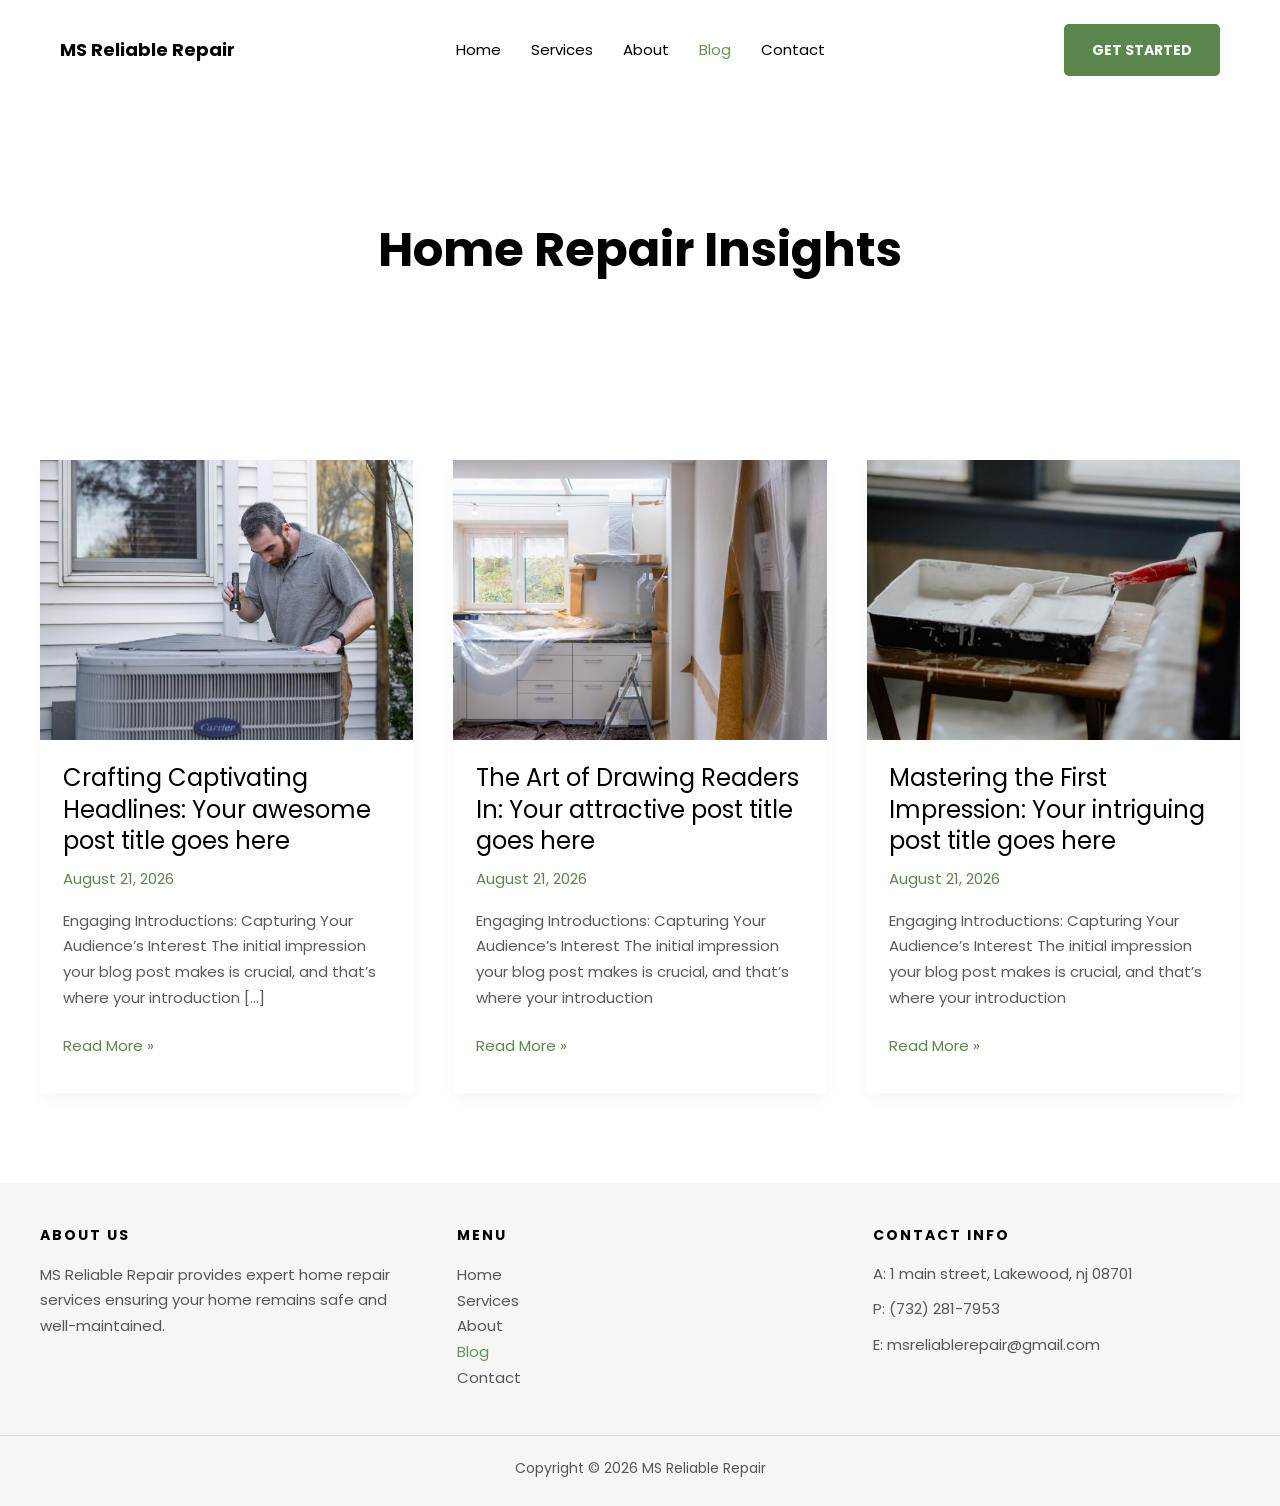
<file: blog/index.html>
<!DOCTYPE html>
<html lang="en-US"><head><meta charset="UTF-8"><meta name="viewport" content="width=device-width, initial-scale=1"><link rel="profile" href="https://gmpg.org/xfn/11"><link media="all" href="https://useruser6565.github.io/msreliablerepair5/wp-content/cache/autoptimize/css/autoptimize_814f510b87106f9c3414974ec7b99108.css" rel="stylesheet"><link media="print" href="https://useruser6565.github.io/msreliablerepair5/wp-content/cache/autoptimize/css/autoptimize_66a3d18a7a4eacaafbefc5ccadc937ba.css" rel="stylesheet"><title>Blog - MS Reliable Repair</title> <script>Object.defineProperty(window,"angiePlugin",{value:{"schemaVersion":1,"available":true,"version":"1.1.12"},writable:false,configurable:false});</script><link rel="dns-prefetch" href="//fonts.googleapis.com"><link href="https://fonts.googleapis.com/" rel="preconnect"><link href="https://fonts.gstatic.com/" crossorigin="anonymous" rel="preconnect"><link rel="alternate" type="application/rss+xml" title="MS Reliable Repair » Feed" href="https://useruser6565.github.io/msreliablerepair5/feed/"><link rel="alternate" type="application/rss+xml" title="MS Reliable Repair » Comments Feed" href="https://useruser6565.github.io/msreliablerepair5/comments/feed/"><link rel="canonical" href="https://useruser6565.github.io/msreliablerepair5/blog/"><meta name="robots" content="noindex, nofollow"><meta property="og:url" content="https://useruser6565.github.io/msreliablerepair5/"><meta property="og:site_name" content="MS Reliable Repair"><meta property="og:locale" content="en_US"><meta property="og:type" content="website"><meta property="og:title" content="Blog - MS Reliable Repair"><meta property="article:published_time" content="2026-08-21T05:31:56+00:00"><meta property="article:modified_time" content="2026-08-21T05:31:56+00:00"><meta name="twitter:card" content="summary_large_image"><meta name="twitter:title" content="Blog - MS Reliable Repair"> <script type="application/ld+json" id="surerank-schema">{"@context":"https://schema.org","@graph":[{"@type":"WebSite","@id":"https://useruser6565.github.io/msreliablerepair5/#website","name":"MS Reliable Repair","author":{"@id":"https://useruser6565.github.io/msreliablerepair5/blog#person"},"copyrightHolder":{"@id":"https://useruser6565.github.io/msreliablerepair5/blog#person"},"url":"https://useruser6565.github.io/msreliablerepair5/","potentialAction":{"@id":"https://useruser6565.github.io/msreliablerepair5/#searchaction"},"publisher":{"@id":"https://useruser6565.github.io/msreliablerepair5/#organization"}},{"@type":"WebPage","@id":"https://useruser6565.github.io/msreliablerepair5/blog#webpage","name":"Blog","author":{"@id":"https://useruser6565.github.io/msreliablerepair5/blog#person"},"inLanguage":"en-US","url":"https://useruser6565.github.io/msreliablerepair5/blog","breadcrumb":{"@id":"https://useruser6565.github.io/msreliablerepair5/blog#breadcrumblist"},"contributor":{"@id":"https://useruser6565.github.io/msreliablerepair5/blog#person"},"copyrightHolder":{"@id":"https://useruser6565.github.io/msreliablerepair5/blog#person"},"datePublished":"2025-03-12T10:37:35+00:00","dateModified":"2025-12-15T09:43:16+00:00","isPartOf":{"@id":"https://useruser6565.github.io/msreliablerepair5/#website"},"publisher":{"@id":"https://useruser6565.github.io/msreliablerepair5/#organization"}},{"@type":"Organization","@id":"https://useruser6565.github.io/msreliablerepair5/#organization","name":"MS Reliable Repair","founder":[{"@type":"Person","name":"7bqatrdob3hd"}],"url":"https://useruser6565.github.io/msreliablerepair5/ "},{"@type":"BreadcrumbList","name":"BreadcrumbList","@id":"https://useruser6565.github.io/msreliablerepair5/blog#breadcrumblist","itemListElement":[{"@type":"ListItem","position":1,"item":{"@id":"http://msreliablerepair5.local","name":"Home"}}]},{"@type":"SearchAction","@id":"https://useruser6565.github.io/msreliablerepair5/#searchaction","target":"https://useruser6565.github.io/msreliablerepair5/?s={search_term_string}","query-input":"required name=search_term_string"}]}</script> <style id="wp-img-auto-sizes-contain-inline-css">img:is([sizes=auto i],[sizes^="auto," i]){contain-intrinsic-size:3000px 1500px}
/*# sourceURL=wp-img-auto-sizes-contain-inline-css */</style><style id="astra-theme-css-inline-css">:root{--ast-post-nav-space:0;--ast-container-default-xlg-padding:3em;--ast-container-default-lg-padding:3em;--ast-container-default-slg-padding:2em;--ast-container-default-md-padding:3em;--ast-container-default-sm-padding:3em;--ast-container-default-xs-padding:2.4em;--ast-container-default-xxs-padding:1.8em;--ast-code-block-background:#ECEFF3;--ast-comment-inputs-background:#F9FAFB;--ast-normal-container-width:1200px;--ast-narrow-container-width:750px;--ast-blog-title-font-weight:normal;--ast-blog-meta-weight:inherit;--ast-global-color-primary:var(--ast-global-color-5);--ast-global-color-secondary:var(--ast-global-color-4);--ast-global-color-alternate-background:var(--ast-global-color-7);--ast-global-color-subtle-background:var(--ast-global-color-6);--ast-bg-style-guide:var( --ast-global-color-secondary,var(--ast-global-color-5) );--ast-shadow-style-guide:0px 0px 4px 0 #00000057;--ast-global-dark-bg-style:#fff;--ast-global-dark-lfs:#fbfbfb;--ast-widget-bg-color:#fafafa;--ast-wc-container-head-bg-color:#fbfbfb;--ast-title-layout-bg:#eeeeee;--ast-search-border-color:#e7e7e7;--ast-lifter-hover-bg:#e6e6e6;--ast-gallery-block-color:#000;--srfm-color-input-label:var(--ast-global-color-2);}html{font-size:93.75%;}a{color:var(--ast-global-color-0);}a:hover,a:focus{color:var(--ast-global-color-1);}body,button,input,select,textarea,.ast-button,.ast-custom-button{font-family:'Poppins',sans-serif;font-weight:400;font-size:15px;font-size:1rem;line-height:var(--ast-body-line-height,1.71em);}blockquote{color:var(--ast-global-color-3);}h1,h2,h3,h4,h5,h6,.entry-content :where(h1,h2,h3,h4,h5,h6),.site-title,.site-title a{font-family:'Poppins',sans-serif;font-weight:700;}.ast-site-identity .site-title a{color:var(--ast-global-color-2);}.ast-site-identity .site-description{color:var(--ast-global-color-3);}.site-title{font-size:18px;font-size:1.2rem;display:block;}header .custom-logo-link img{max-width:54px;width:54px;}.astra-logo-svg{width:54px;}.site-header .site-description{font-size:14px;font-size:0.93333333333333rem;display:none;}.entry-title{font-size:24px;font-size:1.6rem;}.archive .ast-article-post .ast-article-inner,.blog .ast-article-post .ast-article-inner,.archive .ast-article-post .ast-article-inner:hover,.blog .ast-article-post .ast-article-inner:hover{overflow:hidden;}h1,.entry-content :where(h1){font-size:48px;font-size:3.2rem;font-weight:700;font-family:'Poppins',sans-serif;line-height:1.33em;}h2,.entry-content :where(h2){font-size:40px;font-size:2.6666666666667rem;font-weight:700;font-family:'Poppins',sans-serif;line-height:1.33em;}h3,.entry-content :where(h3){font-size:24px;font-size:1.6rem;font-weight:700;font-family:'Poppins',sans-serif;line-height:1.4em;}h4,.entry-content :where(h4){font-size:22px;font-size:1.4666666666667rem;line-height:1.4em;font-weight:600;font-family:'Poppins',sans-serif;}h5,.entry-content :where(h5){font-size:16px;font-size:1.0666666666667rem;line-height:1.5em;font-weight:600;font-family:'Poppins',sans-serif;}h6,.entry-content :where(h6){font-size:14px;font-size:0.93333333333333rem;line-height:1em;font-weight:700;font-family:'Poppins',sans-serif;text-transform:uppercase;letter-spacing:2px;}::selection{background-color:var(--ast-global-color-0);color:#ffffff;}body,h1,h2,h3,h4,h5,h6,.entry-title a,.entry-content :where(h1,h2,h3,h4,h5,h6){color:var(--ast-global-color-3);}.tagcloud a:hover,.tagcloud a:focus,.tagcloud a.current-item{color:#ffffff;border-color:var(--ast-global-color-0);background-color:var(--ast-global-color-0);}input:focus,input[type="text"]:focus,input[type="email"]:focus,input[type="url"]:focus,input[type="password"]:focus,input[type="reset"]:focus,input[type="search"]:focus,textarea:focus{border-color:var(--ast-global-color-0);}input[type="radio"]:checked,input[type=reset],input[type="checkbox"]:checked,input[type="checkbox"]:hover:checked,input[type="checkbox"]:focus:checked,input[type=range]::-webkit-slider-thumb{border-color:var(--ast-global-color-0);background-color:var(--ast-global-color-0);box-shadow:none;}.site-footer a:hover + .post-count,.site-footer a:focus + .post-count{background:var(--ast-global-color-0);border-color:var(--ast-global-color-0);}.single .nav-links .nav-previous,.single .nav-links .nav-next{color:var(--ast-global-color-0);}.entry-meta,.entry-meta *{line-height:1.45;color:var(--ast-global-color-0);}.entry-meta a:not(.ast-button):hover,.entry-meta a:not(.ast-button):hover *,.entry-meta a:not(.ast-button):focus,.entry-meta a:not(.ast-button):focus *,.page-links > .page-link,.page-links .page-link:hover,.post-navigation a:hover{color:var(--ast-global-color-1);}#cat option,.secondary .calendar_wrap thead a,.secondary .calendar_wrap thead a:visited{color:var(--ast-global-color-0);}.secondary .calendar_wrap #today,.ast-progress-val span{background:var(--ast-global-color-0);}.secondary a:hover + .post-count,.secondary a:focus + .post-count{background:var(--ast-global-color-0);border-color:var(--ast-global-color-0);}.calendar_wrap #today > a{color:#ffffff;}.page-links .page-link,.single .post-navigation a{color:var(--ast-global-color-0);}.ast-search-menu-icon .search-form button.search-submit{padding:0 4px;}.ast-search-menu-icon form.search-form{padding-right:0;}.ast-header-search .ast-search-menu-icon.ast-dropdown-active .search-form,.ast-header-search .ast-search-menu-icon.ast-dropdown-active .search-field:focus{transition:all 0.2s;}.search-form input.search-field:focus{outline:none;}.ast-mobile-header-content .ast-builder-layout-element:not(.ast-builder-menu):not(.ast-header-divider-element),.ast-mobile-popup-content .ast-builder-layout-element:not(.ast-builder-menu):not(.ast-header-divider-element){padding:15px 20px;}.ast-archive-title{color:var(--ast-global-color-2);}.widget-title,.widget .wp-block-heading{font-size:21px;font-size:1.4rem;color:var(--ast-global-color-2);}.ast-single-post .entry-content a,.ast-comment-content a:not(.ast-comment-edit-reply-wrap a){text-decoration:underline;}.ast-single-post .wp-block-button .wp-block-button__link,.ast-single-post .elementor-widget-button .elementor-button,.ast-single-post .entry-content .uagb-tab a,.ast-single-post .entry-content .uagb-ifb-cta a,.ast-single-post .entry-content .wp-block-uagb-buttons a,.ast-single-post .entry-content .uabb-module-content a,.ast-single-post .entry-content .uagb-post-grid a,.ast-single-post .entry-content .uagb-timeline a,.ast-single-post .entry-content .uagb-toc__wrap a,.ast-single-post .entry-content .uagb-taxomony-box a,.entry-content .wp-block-latest-posts > li > a,.ast-single-post .entry-content .wp-block-file__button,a.ast-post-filter-single,.ast-single-post .wp-block-buttons .wp-block-button.is-style-outline .wp-block-button__link,.ast-single-post .ast-comment-content .comment-reply-link,.ast-single-post .ast-comment-content .comment-edit-link{text-decoration:none;}.ast-search-menu-icon.slide-search a:focus-visible:focus-visible,.astra-search-icon:focus-visible,#close:focus-visible,a:focus-visible,.ast-menu-toggle:focus-visible,.site .skip-link:focus-visible,.wp-block-loginout input:focus-visible,.wp-block-search.wp-block-search__button-inside .wp-block-search__inside-wrapper,.ast-header-navigation-arrow:focus-visible,.ast-orders-table__row .ast-orders-table__cell:focus-visible,a#ast-apply-coupon:focus-visible,#ast-apply-coupon:focus-visible,#close:focus-visible,.button.search-submit:focus-visible,#search_submit:focus,.normal-search:focus-visible,.ast-header-account-wrap:focus-visible,.astra-cart-drawer-close:focus,.ast-single-variation:focus,.ast-button:focus,.ast-builder-button-wrap:has(.ast-custom-button-link:focus),.ast-builder-button-wrap .ast-custom-button-link:focus{outline-style:dotted;outline-color:inherit;outline-width:thin;}input:focus,input[type="text"]:focus,input[type="email"]:focus,input[type="url"]:focus,input[type="password"]:focus,input[type="reset"]:focus,input[type="search"]:focus,input[type="number"]:focus,textarea:focus,.wp-block-search__input:focus,[data-section="section-header-mobile-trigger"] .ast-button-wrap .ast-mobile-menu-trigger-minimal:focus,.ast-mobile-popup-drawer.active .menu-toggle-close:focus,#ast-scroll-top:focus,#coupon_code:focus,#ast-coupon-code:focus{border-style:dotted;border-color:inherit;border-width:thin;}input{outline:none;}.ast-logo-title-inline .site-logo-img{padding-right:1em;}body .ast-oembed-container *{position:absolute;top:0;width:100%;height:100%;left:0;}body .wp-block-embed-pocket-casts .ast-oembed-container *{position:unset;}.ast-single-post-featured-section + article {margin-top: 2em;}.site-content .ast-single-post-featured-section img {width: 100%;overflow: hidden;object-fit: cover;}.site > .ast-single-related-posts-container {margin-top: 0;}@media (min-width: 922px) {.ast-desktop .ast-container--narrow {max-width: var(--ast-narrow-container-width);margin: 0 auto;}}@media (max-width:921.99px){#ast-desktop-header{display:none;}}@media (min-width:922px){#ast-mobile-header{display:none;}}.wp-block-buttons.aligncenter{justify-content:center;}@media (max-width:921px){.ast-separate-container.ast-single-post.ast-right-sidebar #primary,.ast-separate-container.ast-single-post.ast-left-sidebar #primary,.ast-separate-container.ast-single-post #primary,.ast-plain-container #primary,.ast-narrow-container #primary{margin-top:40px;margin-bottom:20px;}.ast-separate-container.ast-single-post.ast-right-sidebar #primary,.ast-separate-container.ast-single-post.ast-left-sidebar #primary,.ast-separate-container.ast-single-post #primary,.ast-plain-container.ast-single-post #primary,.ast-narrow-container.ast-single-post #primary{margin-top:40px;margin-bottom:20px;}}@media (max-width:544px){.ast-separate-container.ast-single-post.ast-right-sidebar #primary,.ast-separate-container.ast-single-post.ast-left-sidebar #primary,.ast-separate-container.ast-single-post #primary,.ast-plain-container.ast-single-post #primary,.ast-narrow-container.ast-single-post #primary{margin-top:30px;margin-bottom:20px;}}@media (max-width:921px){.ast-separate-container #primary,.ast-narrow-container #primary{padding-top:0px;}}@media (max-width:544px){.ast-separate-container #primary,.ast-narrow-container #primary{padding-top:0px;}}@media (max-width:921px){.ast-separate-container #primary,.ast-narrow-container #primary{padding-bottom:0px;}}@media (max-width:544px){.ast-separate-container #primary,.ast-narrow-container #primary{padding-bottom:0px;}}.wp-block-button.is-style-outline .wp-block-button__link{border-color:var(--ast-global-color-0);border-top-width:2px;border-right-width:2px;border-bottom-width:2px;border-left-width:2px;}div.wp-block-button.is-style-outline > .wp-block-button__link:not(.has-text-color),div.wp-block-button.wp-block-button__link.is-style-outline:not(.has-text-color){color:var(--ast-global-color-0);}.wp-block-button.is-style-outline .wp-block-button__link:hover,.wp-block-buttons .wp-block-button.is-style-outline .wp-block-button__link:focus,.wp-block-buttons .wp-block-button.is-style-outline > .wp-block-button__link:not(.has-text-color):hover,.wp-block-buttons .wp-block-button.wp-block-button__link.is-style-outline:not(.has-text-color):hover{color:#ffffff;background-color:var(--ast-global-color-1);border-color:var(--ast-global-color-1);}.post-page-numbers.current .page-link,.ast-pagination .page-numbers.current{color:#ffffff;border-color:var(--ast-global-color-0);background-color:var(--ast-global-color-0);}.wp-block-button.is-style-outline .wp-block-button__link{border-top-width:2px;border-right-width:2px;border-bottom-width:2px;border-left-width:2px;}.wp-block-buttons .wp-block-button.is-style-outline .wp-block-button__link.wp-element-button,.ast-outline-button,.wp-block-uagb-buttons-child .uagb-buttons-repeater.ast-outline-button{border-color:var(--ast-global-color-2);border-top-width:2px;border-right-width:2px;border-bottom-width:2px;border-left-width:2px;font-family:'Poppins',sans-serif;font-weight:700;font-size:14px;font-size:0.93333333333333rem;line-height:1em;text-transform:uppercase;padding-top:20px;padding-right:32px;padding-bottom:20px;padding-left:32px;border-top-left-radius:5px;border-top-right-radius:5px;border-bottom-right-radius:5px;border-bottom-left-radius:5px;}.wp-block-buttons .wp-block-button.is-style-outline > .wp-block-button__link:not(.has-text-color),.wp-block-buttons .wp-block-button.wp-block-button__link.is-style-outline:not(.has-text-color),.ast-outline-button{color:var(--ast-global-color-2);}.wp-block-button.is-style-outline .wp-block-button__link:hover,.wp-block-buttons .wp-block-button.is-style-outline .wp-block-button__link:focus,.wp-block-buttons .wp-block-button.is-style-outline > .wp-block-button__link:not(.has-text-color):hover,.wp-block-buttons .wp-block-button.wp-block-button__link.is-style-outline:not(.has-text-color):hover,.ast-outline-button:hover,.ast-outline-button:focus,.wp-block-uagb-buttons-child .uagb-buttons-repeater.ast-outline-button:hover,.wp-block-uagb-buttons-child .uagb-buttons-repeater.ast-outline-button:focus{color:#ffffff;background-color:var(--ast-global-color-1);border-color:var(--ast-global-color-1);}.wp-block-button .wp-block-button__link.wp-element-button.is-style-outline:not(.has-background),.wp-block-button.is-style-outline>.wp-block-button__link.wp-element-button:not(.has-background),.ast-outline-button{background-color:transparent;}@media (max-width:921px){.wp-block-buttons .wp-block-button.is-style-outline .wp-block-button__link.wp-element-button,.ast-outline-button,.wp-block-uagb-buttons-child .uagb-buttons-repeater.ast-outline-button{font-size:14px;font-size:0.93333333333333rem;padding-top:18px;padding-right:32px;padding-bottom:18px;padding-left:32px;border-top-left-radius:5px;border-top-right-radius:5px;border-bottom-right-radius:5px;border-bottom-left-radius:5px;}}@media (max-width:544px){.wp-block-buttons .wp-block-button.is-style-outline .wp-block-button__link.wp-element-button,.ast-outline-button,.wp-block-uagb-buttons-child .uagb-buttons-repeater.ast-outline-button{font-size:14px;font-size:0.93333333333333rem;padding-top:15px;padding-right:28px;padding-bottom:15px;padding-left:28px;border-top-left-radius:5px;border-top-right-radius:5px;border-bottom-right-radius:5px;border-bottom-left-radius:5px;}}.entry-content[data-ast-blocks-layout] > figure{margin-bottom:1em;}h1.widget-title{font-weight:700;}h2.widget-title{font-weight:700;}h3.widget-title{font-weight:700;}#page{display:flex;flex-direction:column;min-height:100vh;}.ast-404-layout-1 h1.page-title{color:var(--ast-global-color-2);}.single .post-navigation a{line-height:1em;height:inherit;}.error-404 .page-sub-title{font-size:1.5rem;font-weight:inherit;}.search .site-content .content-area .search-form{margin-bottom:0;}#page .site-content{flex-grow:1;}.widget{margin-bottom:1.25em;}#secondary li{line-height:1.5em;}#secondary .wp-block-group h2{margin-bottom:0.7em;}#secondary h2{font-size:1.7rem;}.ast-separate-container .ast-article-post,.ast-separate-container .ast-article-single,.ast-separate-container .comment-respond{padding:3em;}.ast-separate-container .ast-article-single .ast-article-single{padding:0;}.ast-article-single .wp-block-post-template-is-layout-grid{padding-left:0;}.ast-separate-container .comments-title,.ast-narrow-container .comments-title{padding:1.5em 2em;}.ast-page-builder-template .comment-form-textarea,.ast-comment-formwrap .ast-grid-common-col{padding:0;}.ast-comment-formwrap{padding:0;display:inline-flex;column-gap:20px;width:100%;margin-left:0;margin-right:0;}.comments-area textarea#comment:focus,.comments-area textarea#comment:active,.comments-area .ast-comment-formwrap input[type="text"]:focus,.comments-area .ast-comment-formwrap input[type="text"]:active {box-shadow:none;outline:none;}.archive.ast-page-builder-template .entry-header{margin-top:2em;}.ast-page-builder-template .ast-comment-formwrap{width:100%;}.entry-title{margin-bottom:0.5em;}.ast-archive-description p{font-size:inherit;font-weight:inherit;line-height:inherit;}.ast-separate-container .ast-comment-list li.depth-1,.hentry{margin-bottom:2em;}@media (min-width:921px){.ast-left-sidebar.ast-page-builder-template #secondary,.archive.ast-right-sidebar.ast-page-builder-template .site-main{padding-left:20px;padding-right:20px;}}@media (max-width:544px){.ast-comment-formwrap.ast-row{column-gap:10px;display:inline-block;}#ast-commentform .ast-grid-common-col{position:relative;width:100%;}}@media (min-width:1201px){.ast-separate-container .ast-article-post,.ast-separate-container .ast-article-single,.ast-separate-container .ast-author-box,.ast-separate-container .ast-404-layout-1,.ast-separate-container .no-results{padding:3em;}}@media (max-width:921px){.ast-left-sidebar #content > .ast-container{display:flex;flex-direction:column-reverse;width:100%;}}@media (min-width:922px){.ast-separate-container.ast-right-sidebar #primary,.ast-separate-container.ast-left-sidebar #primary{border:0;}.search-no-results.ast-separate-container #primary{margin-bottom:4em;}}.elementor-widget-button .elementor-button{border-style:solid;text-decoration:none;border-top-width:2px;border-right-width:2px;border-left-width:2px;border-bottom-width:2px;}.elementor-button.elementor-size-sm,.elementor-button.elementor-size-xs,.elementor-button.elementor-size-md,.elementor-button.elementor-size-lg,.elementor-button.elementor-size-xl,.elementor-button{border-top-left-radius:5px;border-top-right-radius:5px;border-bottom-right-radius:5px;border-bottom-left-radius:5px;padding-top:20px;padding-right:32px;padding-bottom:20px;padding-left:32px;}@media (max-width:921px){.elementor-widget-button .elementor-button.elementor-size-sm,.elementor-widget-button .elementor-button.elementor-size-xs,.elementor-widget-button .elementor-button.elementor-size-md,.elementor-widget-button .elementor-button.elementor-size-lg,.elementor-widget-button .elementor-button.elementor-size-xl,.elementor-widget-button .elementor-button{padding-top:18px;padding-right:32px;padding-bottom:18px;padding-left:32px;border-top-left-radius:5px;border-top-right-radius:5px;border-bottom-right-radius:5px;border-bottom-left-radius:5px;}}@media (max-width:544px){.elementor-widget-button .elementor-button.elementor-size-sm,.elementor-widget-button .elementor-button.elementor-size-xs,.elementor-widget-button .elementor-button.elementor-size-md,.elementor-widget-button .elementor-button.elementor-size-lg,.elementor-widget-button .elementor-button.elementor-size-xl,.elementor-widget-button .elementor-button{padding-top:15px;padding-right:28px;padding-bottom:15px;padding-left:28px;border-top-left-radius:5px;border-top-right-radius:5px;border-bottom-right-radius:5px;border-bottom-left-radius:5px;}}.wp-block-button .wp-block-button__link ,.elementor-widget-button .elementor-button,.elementor-widget-button .elementor-button:visited{color:#ffffff;}.elementor-widget-button .elementor-button{border-color:var(--ast-global-color-0);background-color:var(--ast-global-color-0);}.elementor-widget-button .elementor-button:hover,.elementor-widget-button .elementor-button:focus{color:#ffffff;background-color:var(--ast-global-color-1);border-color:var(--ast-global-color-1);}.elementor-widget-button .elementor-button{font-family:'Poppins',sans-serif;font-weight:700;font-size:14px;font-size:0.93333333333333rem;line-height:1em;text-transform:uppercase;}body .elementor-button.elementor-size-sm,body .elementor-button.elementor-size-xs,body .elementor-button.elementor-size-md,body .elementor-button.elementor-size-lg,body .elementor-button.elementor-size-xl,body .elementor-button{font-size:14px;font-size:0.93333333333333rem;}.wp-block-button .wp-block-button__link:hover,.wp-block-button .wp-block-button__link:focus{color:#ffffff;background-color:var(--ast-global-color-1);border-color:var(--ast-global-color-1);}.elementor-widget-heading h1.elementor-heading-title{line-height:1.33em;}.elementor-widget-heading h2.elementor-heading-title{line-height:1.33em;}.elementor-widget-heading h3.elementor-heading-title{line-height:1.4em;}.elementor-widget-heading h4.elementor-heading-title{line-height:1.4em;}.elementor-widget-heading h5.elementor-heading-title{line-height:1.5em;}.elementor-widget-heading h6.elementor-heading-title{line-height:1em;}.wp-block-button .wp-block-button__link,.wp-block-search .wp-block-search__button,body .wp-block-file .wp-block-file__button{border-style:solid;border-top-width:2px;border-right-width:2px;border-left-width:2px;border-bottom-width:2px;border-color:var(--ast-global-color-0);background-color:var(--ast-global-color-0);color:#ffffff;font-family:'Poppins',sans-serif;font-weight:700;line-height:1em;text-transform:uppercase;font-size:14px;font-size:0.93333333333333rem;border-top-left-radius:5px;border-top-right-radius:5px;border-bottom-right-radius:5px;border-bottom-left-radius:5px;padding-top:20px;padding-right:32px;padding-bottom:20px;padding-left:32px;}@media (max-width:921px){.wp-block-button .wp-block-button__link,.wp-block-search .wp-block-search__button,body .wp-block-file .wp-block-file__button{font-size:14px;font-size:0.93333333333333rem;padding-top:18px;padding-right:32px;padding-bottom:18px;padding-left:32px;border-top-left-radius:5px;border-top-right-radius:5px;border-bottom-right-radius:5px;border-bottom-left-radius:5px;}}@media (max-width:544px){.wp-block-button .wp-block-button__link,.wp-block-search .wp-block-search__button,body .wp-block-file .wp-block-file__button{font-size:14px;font-size:0.93333333333333rem;padding-top:15px;padding-right:28px;padding-bottom:15px;padding-left:28px;border-top-left-radius:5px;border-top-right-radius:5px;border-bottom-right-radius:5px;border-bottom-left-radius:5px;}}.menu-toggle,button,.ast-button,.ast-custom-button,.button,input#submit,input[type="button"],input[type="submit"],input[type="reset"],form[CLASS*="wp-block-search__"].wp-block-search .wp-block-search__inside-wrapper .wp-block-search__button,body .wp-block-file .wp-block-file__button,.search .search-submit{border-style:solid;border-top-width:2px;border-right-width:2px;border-left-width:2px;border-bottom-width:2px;color:#ffffff;border-color:var(--ast-global-color-0);background-color:var(--ast-global-color-0);padding-top:20px;padding-right:32px;padding-bottom:20px;padding-left:32px;font-family:'Poppins',sans-serif;font-weight:700;font-size:14px;font-size:0.93333333333333rem;line-height:1em;text-transform:uppercase;border-top-left-radius:5px;border-top-right-radius:5px;border-bottom-right-radius:5px;border-bottom-left-radius:5px;}button:focus,.menu-toggle:hover,button:hover,.ast-button:hover,.ast-custom-button:hover .button:hover,.ast-custom-button:hover ,input[type=reset]:hover,input[type=reset]:focus,input#submit:hover,input#submit:focus,input[type="button"]:hover,input[type="button"]:focus,input[type="submit"]:hover,input[type="submit"]:focus,form[CLASS*="wp-block-search__"].wp-block-search .wp-block-search__inside-wrapper .wp-block-search__button:hover,form[CLASS*="wp-block-search__"].wp-block-search .wp-block-search__inside-wrapper .wp-block-search__button:focus,body .wp-block-file .wp-block-file__button:hover,body .wp-block-file .wp-block-file__button:focus{color:#ffffff;background-color:var(--ast-global-color-1);border-color:var(--ast-global-color-1);}form[CLASS*="wp-block-search__"].wp-block-search .wp-block-search__inside-wrapper .wp-block-search__button.has-icon{padding-top:calc(20px - 3px);padding-right:calc(32px - 3px);padding-bottom:calc(20px - 3px);padding-left:calc(32px - 3px);}@media (max-width:921px){.menu-toggle,button,.ast-button,.ast-custom-button,.button,input#submit,input[type="button"],input[type="submit"],input[type="reset"],form[CLASS*="wp-block-search__"].wp-block-search .wp-block-search__inside-wrapper .wp-block-search__button,body .wp-block-file .wp-block-file__button,.search .search-submit{padding-top:18px;padding-right:32px;padding-bottom:18px;padding-left:32px;font-size:14px;font-size:0.93333333333333rem;border-top-left-radius:5px;border-top-right-radius:5px;border-bottom-right-radius:5px;border-bottom-left-radius:5px;}}@media (max-width:544px){.menu-toggle,button,.ast-button,.ast-custom-button,.button,input#submit,input[type="button"],input[type="submit"],input[type="reset"],form[CLASS*="wp-block-search__"].wp-block-search .wp-block-search__inside-wrapper .wp-block-search__button,body .wp-block-file .wp-block-file__button,.search .search-submit{padding-top:15px;padding-right:28px;padding-bottom:15px;padding-left:28px;font-size:14px;font-size:0.93333333333333rem;border-top-left-radius:5px;border-top-right-radius:5px;border-bottom-right-radius:5px;border-bottom-left-radius:5px;}}@media (max-width:921px){.menu-toggle,button,.ast-button,.button,input#submit,input[type="button"],input[type="submit"],input[type="reset"]{font-size:14px;font-size:0.93333333333333rem;}.ast-mobile-header-stack .main-header-bar .ast-search-menu-icon{display:inline-block;}.ast-header-break-point.ast-header-custom-item-outside .ast-mobile-header-stack .main-header-bar .ast-search-icon{margin:0;}.ast-comment-avatar-wrap img{max-width:2.5em;}.ast-comment-meta{padding:0 1.8888em 1.3333em;}.ast-separate-container .ast-comment-list li.depth-1{padding:1.5em 2.14em;}.ast-separate-container .comment-respond{padding:2em 2.14em;}}@media (min-width:544px){.ast-container{max-width:100%;}}@media (max-width:544px){.ast-separate-container .ast-article-post,.ast-separate-container .ast-article-single,.ast-separate-container .comments-title,.ast-separate-container .ast-archive-description{padding:1.5em 1em;}.ast-separate-container #content .ast-container{padding-left:0.54em;padding-right:0.54em;}.ast-separate-container .ast-comment-list .bypostauthor{padding:.5em;}.ast-search-menu-icon.ast-dropdown-active .search-field{width:170px;}.menu-toggle,button,.ast-button,.button,input#submit,input[type="button"],input[type="submit"],input[type="reset"]{font-size:14px;font-size:0.93333333333333rem;}} #ast-mobile-header .ast-site-header-cart-li a{pointer-events:none;}.ast-separate-container{background-color:var(--ast-global-color-4);background-image:none;}@media (max-width:921px){.widget-title{font-size:20px;font-size:1.4285714285714rem;}body,button,input,select,textarea,.ast-button,.ast-custom-button{font-size:14px;font-size:0.93333333333333rem;}#secondary,#secondary button,#secondary input,#secondary select,#secondary textarea{font-size:14px;font-size:0.93333333333333rem;}.site-title{font-size:17px;font-size:1.1333333333333rem;display:block;}.site-header .site-description{font-size:15px;font-size:1rem;display:none;}.entry-title{font-size:24px;font-size:1.6rem;}h1,.entry-content :where(h1){font-size:38px;}h2,.entry-content :where(h2){font-size:32px;}h3,.entry-content :where(h3){font-size:24px;}h4,.entry-content :where(h4){font-size:22px;font-size:1.4666666666667rem;}h5,.entry-content :where(h5){font-size:15px;font-size:1rem;}h6,.entry-content :where(h6){font-size:14px;font-size:0.93333333333333rem;}.astra-logo-svg{width:54px;}.astra-logo-svg:not(.sticky-custom-logo .astra-logo-svg,.transparent-custom-logo .astra-logo-svg,.advanced-header-logo .astra-logo-svg){height:54px;}header .custom-logo-link img,.ast-header-break-point .site-logo-img .custom-mobile-logo-link img{max-width:54px;width:54px;}body,.ast-separate-container{background-color:var(--ast-global-color-4);background-image:none;}}@media (max-width:544px){.widget-title{font-size:20px;font-size:1.4285714285714rem;}body,button,input,select,textarea,.ast-button,.ast-custom-button{font-size:14px;font-size:0.93333333333333rem;}#secondary,#secondary button,#secondary input,#secondary select,#secondary textarea{font-size:14px;font-size:0.93333333333333rem;}.site-title{font-size:16px;font-size:1.0666666666667rem;display:block;}.site-header .site-description{font-size:13px;font-size:0.86666666666667rem;display:none;}.entry-title{font-size:24px;font-size:1.6rem;}h1,.entry-content :where(h1){font-size:32px;}h2,.entry-content :where(h2){font-size:28px;}h3,.entry-content :where(h3){font-size:22px;}h4,.entry-content :where(h4){font-size:20px;font-size:1.3333333333333rem;}h5,.entry-content :where(h5){font-size:15px;font-size:1rem;}h6,.entry-content :where(h6){font-size:14px;font-size:0.93333333333333rem;}header .custom-logo-link img,.ast-header-break-point .site-branding img,.ast-header-break-point .custom-logo-link img{max-width:44px;width:44px;}.astra-logo-svg{width:44px;}.astra-logo-svg:not(.sticky-custom-logo .astra-logo-svg,.transparent-custom-logo .astra-logo-svg,.advanced-header-logo .astra-logo-svg){height:44px;}.ast-header-break-point .site-logo-img .custom-mobile-logo-link img{max-width:44px;}body,.ast-separate-container{background-color:var(--ast-global-color-4);background-image:none;}}@media (max-width:544px){html{font-size:93.75%;}}@media (min-width:922px){.ast-container{max-width:1240px;}}@media (min-width:922px){.site-content .ast-container{display:flex;}}@media (max-width:921px){.site-content .ast-container{flex-direction:column;}}.ast-blog-layout-4-grid .ast-article-post{width:33.33%;margin-bottom:2em;border-bottom:0;background-color:transparent;}.ast-blog-layout-4-grid .ast-article-inner .wp-post-image{width:100%;}.ast-article-inner{padding:1.5em;}.ast-blog-layout-4-grid .ast-row{display:flex;flex-wrap:wrap;flex-flow:row wrap;align-items:stretch;}.ast-separate-container .ast-blog-layout-4-grid .ast-article-post{padding:0 1em 0;}.ast-separate-container.ast-desktop .ast-blog-layout-4-grid .ast-row{margin-left:-1em;margin-right:-1em;}.ast-blog-layout-4-grid .ast-article-inner{box-shadow:0px 6px 15px -2px rgba(16,24,40,0.05);}.ast-separate-container .ast-blog-layout-4-grid .ast-article-inner,.ast-plain-container .ast-blog-layout-4-grid .ast-article-inner{height:100%;}.ast-row .blog-layout-4 .post-content,.blog-layout-4 .post-thumb{padding-left:0;padding-right:0;}.ast-article-post.remove-featured-img-padding .blog-layout-4 .post-content .ast-blog-featured-section:first-child .post-thumb-img-content{margin-top:-1.5em;}.ast-article-post.remove-featured-img-padding .blog-layout-4 .post-content .ast-blog-featured-section .post-thumb-img-content{margin-left:-1.5em;margin-right:-1.5em;}@media (max-width:921px){.ast-blog-layout-4-grid .ast-article-post{width:100%;}}.ast-blog-layout-6-grid .ast-blog-featured-section:before { content: ""; }.ast-article-post .post-thumb-img-content img{aspect-ratio:4/3;width:100%;}.ast-article-post .post-thumb-img-content img{object-fit:cover;}.ast-article-post .post-thumb-img-content{overflow:hidden;}.ast-article-post .post-thumb-img-content img{transform:scale(1);transition:transform .5s ease;}.ast-article-post:hover .post-thumb-img-content img{transform:scale(1.1);}.cat-links.badge a,.tags-links.badge a {padding: 4px 8px;border-radius: 3px;font-weight: 400;}.cat-links.underline a,.tags-links.underline a{text-decoration: underline;}@media (min-width:922px){.main-header-menu .sub-menu .menu-item.ast-left-align-sub-menu:hover > .sub-menu,.main-header-menu .sub-menu .menu-item.ast-left-align-sub-menu.focus > .sub-menu{margin-left:-0px;}}.entry-content li > p{margin-bottom:0;}.site .comments-area{padding-top:2em;padding-bottom:3em;}.wp-block-file {display: flex;align-items: center;flex-wrap: wrap;justify-content: space-between;}.wp-block-pullquote {border: none;}.wp-block-pullquote blockquote::before {content: "\201D";font-family: "Helvetica",sans-serif;display: flex;transform: rotate( 180deg );font-size: 6rem;font-style: normal;line-height: 1;font-weight: bold;align-items: center;justify-content: center;}.has-text-align-right > blockquote::before {justify-content: flex-start;}.has-text-align-left > blockquote::before {justify-content: flex-end;}figure.wp-block-pullquote.is-style-solid-color blockquote {max-width: 100%;text-align: inherit;}:root {--wp--custom--ast-default-block-top-padding: 100px;--wp--custom--ast-default-block-right-padding: 80px;--wp--custom--ast-default-block-bottom-padding: 100px;--wp--custom--ast-default-block-left-padding: 80px;--wp--custom--ast-container-width: 1200px;--wp--custom--ast-content-width-size: 1200px;--wp--custom--ast-wide-width-size: calc(1200px + var(--wp--custom--ast-default-block-left-padding) + var(--wp--custom--ast-default-block-right-padding));}.ast-narrow-container {--wp--custom--ast-content-width-size: 750px;--wp--custom--ast-wide-width-size: 750px;}@media(max-width: 921px) {:root {--wp--custom--ast-default-block-top-padding: 50px;--wp--custom--ast-default-block-right-padding: 50px;--wp--custom--ast-default-block-bottom-padding: 50px;--wp--custom--ast-default-block-left-padding: 50px;}}@media(max-width: 544px) {:root {--wp--custom--ast-default-block-top-padding: 50px;--wp--custom--ast-default-block-right-padding: 30px;--wp--custom--ast-default-block-bottom-padding: 50px;--wp--custom--ast-default-block-left-padding: 30px;}}.entry-content > .wp-block-group,.entry-content > .wp-block-cover,.entry-content > .wp-block-columns {padding-top: var(--wp--custom--ast-default-block-top-padding);padding-right: var(--wp--custom--ast-default-block-right-padding);padding-bottom: var(--wp--custom--ast-default-block-bottom-padding);padding-left: var(--wp--custom--ast-default-block-left-padding);}.ast-plain-container.ast-no-sidebar .entry-content > .alignfull,.ast-page-builder-template .ast-no-sidebar .entry-content > .alignfull {margin-left: calc( -50vw + 50%);margin-right: calc( -50vw + 50%);max-width: 100vw;width: 100vw;}.ast-plain-container.ast-no-sidebar .entry-content .alignfull .alignfull,.ast-page-builder-template.ast-no-sidebar .entry-content .alignfull .alignfull,.ast-plain-container.ast-no-sidebar .entry-content .alignfull .alignwide,.ast-page-builder-template.ast-no-sidebar .entry-content .alignfull .alignwide,.ast-plain-container.ast-no-sidebar .entry-content .alignwide .alignfull,.ast-page-builder-template.ast-no-sidebar .entry-content .alignwide .alignfull,.ast-plain-container.ast-no-sidebar .entry-content .alignwide .alignwide,.ast-page-builder-template.ast-no-sidebar .entry-content .alignwide .alignwide,.ast-plain-container.ast-no-sidebar .entry-content .wp-block-column .alignfull,.ast-page-builder-template.ast-no-sidebar .entry-content .wp-block-column .alignfull,.ast-plain-container.ast-no-sidebar .entry-content .wp-block-column .alignwide,.ast-page-builder-template.ast-no-sidebar .entry-content .wp-block-column .alignwide {margin-left: auto;margin-right: auto;width: 100%;}[data-ast-blocks-layout] .wp-block-separator:not(.is-style-dots) {height: 0;}[data-ast-blocks-layout] .wp-block-separator {margin: 20px auto;}[data-ast-blocks-layout] .wp-block-separator:not(.is-style-wide):not(.is-style-dots) {max-width: 100px;}[data-ast-blocks-layout] .wp-block-separator.has-background {padding: 0;}.entry-content[data-ast-blocks-layout] > * {max-width: var(--wp--custom--ast-content-width-size);margin-left: auto;margin-right: auto;}.entry-content[data-ast-blocks-layout] > .alignwide {max-width: var(--wp--custom--ast-wide-width-size);}.entry-content[data-ast-blocks-layout] .alignfull {max-width: none;}.entry-content .wp-block-columns {margin-bottom: 0;}blockquote {margin: 1.5em;border-color: rgba(0,0,0,0.05);}.wp-block-quote:not(.has-text-align-right):not(.has-text-align-center) {border-left: 5px solid rgba(0,0,0,0.05);}.has-text-align-right > blockquote,blockquote.has-text-align-right {border-right: 5px solid rgba(0,0,0,0.05);}.has-text-align-left > blockquote,blockquote.has-text-align-left {border-left: 5px solid rgba(0,0,0,0.05);}.wp-block-site-tagline,.wp-block-latest-posts .read-more {margin-top: 15px;}.wp-block-loginout p label {display: block;}.wp-block-loginout p:not(.login-remember):not(.login-submit) input {width: 100%;}.wp-block-loginout input:focus {border-color: transparent;}.wp-block-loginout input:focus {outline: thin dotted;}.entry-content .wp-block-media-text .wp-block-media-text__content {padding: 0 0 0 8%;}.entry-content .wp-block-media-text.has-media-on-the-right .wp-block-media-text__content {padding: 0 8% 0 0;}.entry-content .wp-block-media-text.has-background .wp-block-media-text__content {padding: 8%;}.entry-content .wp-block-cover:not([class*="background-color"]):not(.has-text-color.has-link-color) .wp-block-cover__inner-container,.entry-content .wp-block-cover:not([class*="background-color"]) .wp-block-cover-image-text,.entry-content .wp-block-cover:not([class*="background-color"]) .wp-block-cover-text,.entry-content .wp-block-cover-image:not([class*="background-color"]) .wp-block-cover__inner-container,.entry-content .wp-block-cover-image:not([class*="background-color"]) .wp-block-cover-image-text,.entry-content .wp-block-cover-image:not([class*="background-color"]) .wp-block-cover-text {color: var(--ast-global-color-primary,var(--ast-global-color-5));}.wp-block-loginout .login-remember input {width: 1.1rem;height: 1.1rem;margin: 0 5px 4px 0;vertical-align: middle;}.wp-block-latest-posts > li > *:first-child,.wp-block-latest-posts:not(.is-grid) > li:first-child {margin-top: 0;}.entry-content > .wp-block-buttons,.entry-content > .wp-block-uagb-buttons {margin-bottom: 1.5em;}.wp-block-search__inside-wrapper .wp-block-search__input {padding: 0 10px;color: var(--ast-global-color-3);background: var(--ast-global-color-primary,var(--ast-global-color-5));border-color: var(--ast-border-color);}.wp-block-latest-posts .read-more {margin-bottom: 1.5em;}.wp-block-search__no-button .wp-block-search__inside-wrapper .wp-block-search__input {padding-top: 5px;padding-bottom: 5px;}.wp-block-latest-posts .wp-block-latest-posts__post-date,.wp-block-latest-posts .wp-block-latest-posts__post-author {font-size: 1rem;}.wp-block-latest-posts > li > *,.wp-block-latest-posts:not(.is-grid) > li {margin-top: 12px;margin-bottom: 12px;}.ast-page-builder-template .entry-content[data-ast-blocks-layout] > .alignwide:where(:not(.uagb-is-root-container):not(.spectra-is-root-container)) > * {max-width: var(--wp--custom--ast-wide-width-size);}.ast-page-builder-template .entry-content[data-ast-blocks-layout] > .inherit-container-width > *,.ast-page-builder-template .entry-content[data-ast-blocks-layout] > *:not(.wp-block-group):where(:not(.uagb-is-root-container):not(.spectra-is-root-container)) > *,.entry-content[data-ast-blocks-layout] > .wp-block-cover .wp-block-cover__inner-container {max-width: var(--wp--custom--ast-content-width-size) ;margin-left: auto;margin-right: auto;}.ast-page-builder-template .entry-content[data-ast-blocks-layout] > *,.ast-page-builder-template .entry-content[data-ast-blocks-layout] > .alignfull:where(:not(.wp-block-group):not(.uagb-is-root-container):not(.spectra-is-root-container)) > * {max-width: none;}.entry-content[data-ast-blocks-layout] .wp-block-cover:not(.alignleft):not(.alignright) {width: auto;}@media(max-width: 1200px) {.ast-separate-container .entry-content > .alignfull,.ast-separate-container .entry-content[data-ast-blocks-layout] > .alignwide,.ast-plain-container .entry-content[data-ast-blocks-layout] > .alignwide,.ast-plain-container .entry-content .alignfull {margin-left: calc(-1 * min(var(--ast-container-default-xlg-padding),20px)) ;margin-right: calc(-1 * min(var(--ast-container-default-xlg-padding),20px));}}@media(min-width: 1201px) {.ast-separate-container .entry-content > .alignfull {margin-left: calc(-1 * var(--ast-container-default-xlg-padding) );margin-right: calc(-1 * var(--ast-container-default-xlg-padding) );}.ast-separate-container .entry-content[data-ast-blocks-layout] > .alignwide,.ast-plain-container .entry-content[data-ast-blocks-layout] > .alignwide {margin-left: calc(-1 * var(--wp--custom--ast-default-block-left-padding) );margin-right: calc(-1 * var(--wp--custom--ast-default-block-right-padding) );}}@media(min-width: 921px) {.ast-separate-container .entry-content .wp-block-group.alignwide:not(.inherit-container-width) > :where(:not(.alignleft):not(.alignright)),.ast-plain-container .entry-content .wp-block-group.alignwide:not(.inherit-container-width) > :where(:not(.alignleft):not(.alignright)) {max-width: calc( var(--wp--custom--ast-content-width-size) + 80px );}.ast-plain-container.ast-right-sidebar .entry-content[data-ast-blocks-layout] .alignfull,.ast-plain-container.ast-left-sidebar .entry-content[data-ast-blocks-layout] .alignfull {margin-left: -60px;margin-right: -60px;}}@media(min-width: 544px) {.entry-content > .alignleft {margin-right: 20px;}.entry-content > .alignright {margin-left: 20px;}}@media (max-width:544px){.wp-block-columns .wp-block-column:not(:last-child){margin-bottom:20px;}.wp-block-latest-posts{margin:0;}}@media( max-width: 600px ) {.entry-content .wp-block-media-text .wp-block-media-text__content,.entry-content .wp-block-media-text.has-media-on-the-right .wp-block-media-text__content {padding: 8% 0 0;}.entry-content .wp-block-media-text.has-background .wp-block-media-text__content {padding: 8%;}}.ast-narrow-container .site-content .wp-block-uagb-image--align-full .wp-block-uagb-image__figure {max-width: 100%;margin-left: auto;margin-right: auto;}.entry-content ul,.entry-content ol {padding: revert;margin: revert;}.entry-content ul.wc-block-product-template{padding: 0;}:root .has-ast-global-color-0-color{color:var(--ast-global-color-0);}:root .has-ast-global-color-0-background-color{background-color:var(--ast-global-color-0);}:root .wp-block-button .has-ast-global-color-0-color{color:var(--ast-global-color-0);}:root .wp-block-button .has-ast-global-color-0-background-color{background-color:var(--ast-global-color-0);}:root .has-ast-global-color-1-color{color:var(--ast-global-color-1);}:root .has-ast-global-color-1-background-color{background-color:var(--ast-global-color-1);}:root .wp-block-button .has-ast-global-color-1-color{color:var(--ast-global-color-1);}:root .wp-block-button .has-ast-global-color-1-background-color{background-color:var(--ast-global-color-1);}:root .has-ast-global-color-2-color{color:var(--ast-global-color-2);}:root .has-ast-global-color-2-background-color{background-color:var(--ast-global-color-2);}:root .wp-block-button .has-ast-global-color-2-color{color:var(--ast-global-color-2);}:root .wp-block-button .has-ast-global-color-2-background-color{background-color:var(--ast-global-color-2);}:root .has-ast-global-color-3-color{color:var(--ast-global-color-3);}:root .has-ast-global-color-3-background-color{background-color:var(--ast-global-color-3);}:root .wp-block-button .has-ast-global-color-3-color{color:var(--ast-global-color-3);}:root .wp-block-button .has-ast-global-color-3-background-color{background-color:var(--ast-global-color-3);}:root .has-ast-global-color-4-color{color:var(--ast-global-color-4);}:root .has-ast-global-color-4-background-color{background-color:var(--ast-global-color-4);}:root .wp-block-button .has-ast-global-color-4-color{color:var(--ast-global-color-4);}:root .wp-block-button .has-ast-global-color-4-background-color{background-color:var(--ast-global-color-4);}:root .has-ast-global-color-5-color{color:var(--ast-global-color-5);}:root .has-ast-global-color-5-background-color{background-color:var(--ast-global-color-5);}:root .wp-block-button .has-ast-global-color-5-color{color:var(--ast-global-color-5);}:root .wp-block-button .has-ast-global-color-5-background-color{background-color:var(--ast-global-color-5);}:root .has-ast-global-color-6-color{color:var(--ast-global-color-6);}:root .has-ast-global-color-6-background-color{background-color:var(--ast-global-color-6);}:root .wp-block-button .has-ast-global-color-6-color{color:var(--ast-global-color-6);}:root .wp-block-button .has-ast-global-color-6-background-color{background-color:var(--ast-global-color-6);}:root .has-ast-global-color-7-color{color:var(--ast-global-color-7);}:root .has-ast-global-color-7-background-color{background-color:var(--ast-global-color-7);}:root .wp-block-button .has-ast-global-color-7-color{color:var(--ast-global-color-7);}:root .wp-block-button .has-ast-global-color-7-background-color{background-color:var(--ast-global-color-7);}:root .has-ast-global-color-8-color{color:var(--ast-global-color-8);}:root .has-ast-global-color-8-background-color{background-color:var(--ast-global-color-8);}:root .wp-block-button .has-ast-global-color-8-color{color:var(--ast-global-color-8);}:root .wp-block-button .has-ast-global-color-8-background-color{background-color:var(--ast-global-color-8);}:root{--ast-global-color-0:#5b864d;--ast-global-color-1:#629552;--ast-global-color-2:#000000;--ast-global-color-3:rgba(0,0,0,0.65);--ast-global-color-4:#f6f6f6;--ast-global-color-5:#ffffff;--ast-global-color-6:rgba(0,0,0,0.1);--ast-global-color-7:#000000;--ast-global-color-8:#000000;}:root {--ast-border-color : var(--ast-global-color-6);}.ast-archive-entry-banner {-js-display: flex;display: flex;flex-direction: column;justify-content: center;text-align: center;position: relative;background: var(--ast-title-layout-bg);}.ast-archive-entry-banner[data-banner-width-type="custom"] {margin: 0 auto;width: 100%;}.ast-archive-entry-banner[data-banner-layout="layout-1"] {background: inherit;padding: 20px 0;text-align: left;}.ast-archive-entry-banner[data-post-type="post"]{text-align:center;justify-content:center;min-height:300px;padding-top:3em;padding-right:3em;padding-bottom:3em;padding-left:3em;}.ast-archive-entry-banner[data-post-type="post"] .ast-container{width:100%;}.ast-archive-entry-banner[data-post-type="post"] .ast-container h1{color:var(--ast-global-color-2);font-weight:700;font-size:48px;font-size:3.2rem;}.ast-page-builder-template .ast-archive-entry-banner[data-post-type="post"] .ast-container{max-width:100%;}.ast-narrow-container .ast-archive-entry-banner[data-post-type="post"] .ast-container{max-width:750px;}.ast-archive-entry-banner[data-post-type="post"] .ast-container > *:not(:last-child){margin-bottom:20px;}.ast-archive-entry-banner[data-post-type="post"] .ast-container > *:last-child{margin-bottom:0;}.ast-archive-entry-banner[data-post-type="post"][data-banner-background-type="custom"]{background-image:linear-gradient(to right,var(--ast-global-color-5),var(--ast-global-color-5)),url(https://useruser6565.github.io/msreliablerepair5/wp-content/uploads/2026/08/crop-workman-drilling-hinge-on-window-frame-5691518.jpeg);background-repeat:repeat;background-position:center center;background-size:auto;background-attachment:scroll;}@media (min-width:922px){.ast-narrow-container .ast-archive-entry-banner[data-post-type="post"] .ast-container{max-width:750px;padding-left:0;padding-right:0;}}@media (max-width:921px){.ast-archive-entry-banner[data-post-type="post"]{min-height:250px;padding-top:2em;padding-right:2em;padding-bottom:2em;padding-left:2em;margin-bottom:20px;}.ast-archive-entry-banner[data-post-type="post"] .ast-container{padding-left:0;padding-right:0;}.ast-archive-entry-banner[data-post-type="post"] .ast-container h1{font-size:38px;font-size:2.5333333333333rem;}}@media (max-width:544px){.ast-archive-entry-banner[data-post-type="post"]{padding-top:2em;padding-right:2em;padding-bottom:2em;padding-left:2em;margin-bottom:20px;}.ast-archive-entry-banner[data-post-type="post"] .ast-container h1{font-size:28px;font-size:1.8666666666667rem;}}.ast-breadcrumbs .trail-browse,.ast-breadcrumbs .trail-items,.ast-breadcrumbs .trail-items li{display:inline-block;margin:0;padding:0;border:none;background:inherit;text-indent:0;text-decoration:none;}.ast-breadcrumbs .trail-browse{font-size:inherit;font-style:inherit;font-weight:inherit;color:inherit;}.ast-breadcrumbs .trail-items{list-style:none;}.trail-items li::after{padding:0 0.3em;content:"\00bb";}.trail-items li:last-of-type::after{display:none;}h1,h2,h3,h4,h5,h6,.entry-content :where(h1,h2,h3,h4,h5,h6){color:var(--ast-global-color-2);}.entry-title a{color:var(--ast-global-color-2);}@media (max-width:921px){.ast-builder-grid-row-container.ast-builder-grid-row-tablet-3-firstrow .ast-builder-grid-row > *:first-child,.ast-builder-grid-row-container.ast-builder-grid-row-tablet-3-lastrow .ast-builder-grid-row > *:last-child{grid-column:1 / -1;}}@media (max-width:544px){.ast-builder-grid-row-container.ast-builder-grid-row-mobile-3-firstrow .ast-builder-grid-row > *:first-child,.ast-builder-grid-row-container.ast-builder-grid-row-mobile-3-lastrow .ast-builder-grid-row > *:last-child{grid-column:1 / -1;}}.ast-builder-layout-element .ast-site-identity{margin-top:0px;margin-bottom:0px;margin-left:0px;margin-right:0px;}@media (max-width:921px){.ast-builder-layout-element .ast-site-identity{margin-top:0px;margin-bottom:0px;margin-left:0px;margin-right:0px;}}@media (max-width:544px){.ast-builder-layout-element .ast-site-identity{margin-top:0px;margin-bottom:0px;margin-left:0px;margin-right:0px;}}.ast-builder-layout-element[data-section="title_tagline"]{display:flex;}@media (max-width:921.99px){.ast-header-break-point .ast-builder-layout-element[data-section="title_tagline"]{display:flex;}}@media (max-width:544px){.ast-header-break-point .ast-builder-layout-element[data-section="title_tagline"]{display:flex;}}[data-section*="section-hb-button-"] .menu-link{display:none;}.ast-header-button-1 .ast-custom-button{color:#ffffff;background:var(--ast-global-color-0);border-color:var(--ast-global-color-0);border-top-width:2px;border-bottom-width:2px;border-left-width:2px;border-right-width:2px;}.ast-header-button-1 .ast-custom-button:hover{color:#ffffff;background:var(--ast-global-color-1);border-color:var(--ast-global-color-1);}.ast-header-button-1[data-section*="section-hb-button-"] .ast-builder-button-wrap .ast-custom-button{padding-top:17px;padding-bottom:17px;padding-left:26px;padding-right:26px;}.ast-header-button-1[data-section="section-hb-button-1"]{display:flex;}@media (max-width:921.99px){.ast-header-break-point .ast-header-button-1[data-section="section-hb-button-1"]{display:flex;}}@media (max-width:544px){.ast-header-break-point .ast-header-button-1[data-section="section-hb-button-1"]{display:flex;}}.ast-builder-menu-1{font-family:inherit;font-weight:inherit;}.ast-builder-menu-1 .menu-item > .menu-link{color:var(--ast-global-color-2);}.ast-builder-menu-1 .menu-item > .ast-menu-toggle{color:var(--ast-global-color-2);}.ast-builder-menu-1 .menu-link:hover,.ast-builder-menu-1 .main-header-menu > .menu-item:hover > .menu-link,.ast-builder-menu-1 .inline-on-mobile .ast-menu-toggle:hover,.ast-builder-menu-1 .inline-on-mobile .main-header-menu > .menu-item:hover > .ast-menu-toggle{color:var(--ast-global-color-0);}.ast-builder-menu-1 .ast-menu-toggle:hover,.ast-builder-menu-1 .main-header-menu > .menu-item:hover > .ast-menu-toggle{color:var(--ast-global-color-0);}.ast-builder-menu-1 .menu-item.current-menu-item > .menu-link,.ast-builder-menu-1 .inline-on-mobile .menu-item.current-menu-item > .ast-menu-toggle,.ast-builder-menu-1 .current-menu-ancestor > .menu-link{color:var(--ast-global-color-1);}.ast-builder-menu-1 .menu-item.current-menu-item > .ast-menu-toggle{color:var(--ast-global-color-1);}.ast-builder-menu-1 .sub-menu,.ast-builder-menu-1 .inline-on-mobile .sub-menu{border-top-width:2px;border-bottom-width:0px;border-right-width:0px;border-left-width:0px;border-color:var(--ast-global-color-0);border-style:solid;}.ast-builder-menu-1 .sub-menu .sub-menu{top:-2px;}.ast-builder-menu-1 .main-header-menu > .menu-item > .sub-menu,.ast-builder-menu-1 .main-header-menu > .menu-item > .astra-full-megamenu-wrapper{margin-top:0px;}.ast-desktop .ast-builder-menu-1 .main-header-menu > .menu-item > .sub-menu:before,.ast-desktop .ast-builder-menu-1 .main-header-menu > .menu-item > .astra-full-megamenu-wrapper:before{height:calc( 0px + 2px + 5px );}.ast-desktop .ast-builder-menu-1 .menu-item .sub-menu .menu-link{border-style:none;}@media (max-width:921px){.ast-header-break-point .ast-builder-menu-1 .menu-item.menu-item-has-children > .ast-menu-toggle{top:0;}.ast-builder-menu-1 .inline-on-mobile .menu-item.menu-item-has-children > .ast-menu-toggle{right:-15px;}.ast-builder-menu-1 .menu-item-has-children > .menu-link:after{content:unset;}.ast-builder-menu-1 .main-header-menu > .menu-item > .sub-menu,.ast-builder-menu-1 .main-header-menu > .menu-item > .astra-full-megamenu-wrapper{margin-top:0;}}@media (max-width:544px){.ast-header-break-point .ast-builder-menu-1 .menu-item.menu-item-has-children > .ast-menu-toggle{top:0;}.ast-builder-menu-1 .main-header-menu > .menu-item > .sub-menu,.ast-builder-menu-1 .main-header-menu > .menu-item > .astra-full-megamenu-wrapper{margin-top:0;}}.ast-builder-menu-1{display:flex;}@media (max-width:921.99px){.ast-header-break-point .ast-builder-menu-1{display:flex;}}@media (max-width:544px){.ast-header-break-point .ast-builder-menu-1{display:flex;}}.site-below-footer-wrap{padding-top:20px;padding-bottom:20px;}.site-below-footer-wrap[data-section="section-below-footer-builder"]{background-color:var(--ast-global-color-4);background-image:none;min-height:30px;border-style:solid;border-width:0px;border-top-width:1px;border-top-color:var(--ast-global-color-subtle-background,--ast-global-color-6);}.site-below-footer-wrap[data-section="section-below-footer-builder"] .ast-builder-grid-row{max-width:1200px;min-height:30px;margin-left:auto;margin-right:auto;}.site-below-footer-wrap[data-section="section-below-footer-builder"] .ast-builder-grid-row,.site-below-footer-wrap[data-section="section-below-footer-builder"] .site-footer-section{align-items:flex-start;}.site-below-footer-wrap[data-section="section-below-footer-builder"].ast-footer-row-inline .site-footer-section{display:flex;margin-bottom:0;}.ast-builder-grid-row-full .ast-builder-grid-row{grid-template-columns:1fr;}@media (max-width:921px){.site-below-footer-wrap[data-section="section-below-footer-builder"].ast-footer-row-tablet-inline .site-footer-section{display:flex;margin-bottom:0;}.site-below-footer-wrap[data-section="section-below-footer-builder"].ast-footer-row-tablet-stack .site-footer-section{display:block;margin-bottom:10px;}.ast-builder-grid-row-container.ast-builder-grid-row-tablet-full .ast-builder-grid-row{grid-template-columns:1fr;}}@media (max-width:544px){.site-below-footer-wrap[data-section="section-below-footer-builder"].ast-footer-row-mobile-inline .site-footer-section{display:flex;margin-bottom:0;}.site-below-footer-wrap[data-section="section-below-footer-builder"].ast-footer-row-mobile-stack .site-footer-section{display:block;margin-bottom:10px;}.ast-builder-grid-row-container.ast-builder-grid-row-mobile-full .ast-builder-grid-row{grid-template-columns:1fr;}}@media (max-width:921px){.site-below-footer-wrap[data-section="section-below-footer-builder"]{padding-left:32px;padding-right:32px;}}@media (max-width:544px){.site-below-footer-wrap[data-section="section-below-footer-builder"]{padding-left:24px;padding-right:24px;}}.site-below-footer-wrap[data-section="section-below-footer-builder"]{display:grid;}@media (max-width:921.99px){.ast-header-break-point .site-below-footer-wrap[data-section="section-below-footer-builder"]{display:grid;}}@media (max-width:544px){.ast-header-break-point .site-below-footer-wrap[data-section="section-below-footer-builder"]{display:grid;}}.ast-footer-copyright{text-align:center;}.ast-footer-copyright.site-footer-focus-item {color:var(--ast-global-color-3);}@media (max-width:921px){.ast-footer-copyright{text-align:left;}}@media (max-width:544px){.ast-footer-copyright{text-align:center;}}.ast-footer-copyright.site-footer-focus-item {font-size:14px;font-size:0.93333333333333rem;}.ast-footer-copyright.ast-builder-layout-element{display:flex;}@media (max-width:921.99px){.ast-header-break-point .ast-footer-copyright.ast-builder-layout-element{display:flex;}}@media (max-width:544px){.ast-header-break-point .ast-footer-copyright.ast-builder-layout-element{display:flex;}}.site-primary-footer-wrap{padding-top:45px;padding-bottom:45px;}.site-primary-footer-wrap[data-section="section-primary-footer-builder"]{background-color:var(--ast-global-color-4);background-image:none;}.site-primary-footer-wrap[data-section="section-primary-footer-builder"] .ast-builder-grid-row{max-width:1200px;margin-left:auto;margin-right:auto;}.site-primary-footer-wrap[data-section="section-primary-footer-builder"] .ast-builder-grid-row,.site-primary-footer-wrap[data-section="section-primary-footer-builder"] .site-footer-section{align-items:flex-start;}.site-primary-footer-wrap[data-section="section-primary-footer-builder"].ast-footer-row-inline .site-footer-section{display:flex;margin-bottom:0;}.ast-builder-grid-row-3-equal .ast-builder-grid-row{grid-template-columns:repeat( 3,1fr );}@media (max-width:921px){.site-primary-footer-wrap[data-section="section-primary-footer-builder"] .ast-builder-grid-row{grid-column-gap:30px;grid-row-gap:30px;}.site-primary-footer-wrap[data-section="section-primary-footer-builder"].ast-footer-row-tablet-inline .site-footer-section{display:flex;margin-bottom:0;}.site-primary-footer-wrap[data-section="section-primary-footer-builder"].ast-footer-row-tablet-stack .site-footer-section{display:block;margin-bottom:10px;}.ast-builder-grid-row-container.ast-builder-grid-row-tablet-3-equal .ast-builder-grid-row{grid-template-columns:repeat( 3,1fr );}}@media (max-width:544px){.site-primary-footer-wrap[data-section="section-primary-footer-builder"] .ast-builder-grid-row{grid-column-gap:25px;grid-row-gap:25px;}.site-primary-footer-wrap[data-section="section-primary-footer-builder"].ast-footer-row-mobile-inline .site-footer-section{display:flex;margin-bottom:0;}.site-primary-footer-wrap[data-section="section-primary-footer-builder"].ast-footer-row-mobile-stack .site-footer-section{display:block;margin-bottom:10px;}.ast-builder-grid-row-container.ast-builder-grid-row-mobile-full .ast-builder-grid-row{grid-template-columns:1fr;}}.site-primary-footer-wrap[data-section="section-primary-footer-builder"]{padding-left:40px;padding-right:40px;}@media (max-width:921px){.site-primary-footer-wrap[data-section="section-primary-footer-builder"]{padding-top:30px;padding-bottom:30px;padding-left:32px;padding-right:32px;}}@media (max-width:544px){.site-primary-footer-wrap[data-section="section-primary-footer-builder"]{padding-top:30px;padding-bottom:30px;padding-left:24px;padding-right:24px;}}.site-primary-footer-wrap[data-section="section-primary-footer-builder"]{display:grid;}@media (max-width:921.99px){.ast-header-break-point .site-primary-footer-wrap[data-section="section-primary-footer-builder"]{display:grid;}}@media (max-width:544px){.ast-header-break-point .site-primary-footer-wrap[data-section="section-primary-footer-builder"]{display:grid;}}.footer-widget-area[data-section="sidebar-widgets-footer-widget-2"].footer-widget-area-inner{text-align:left;}@media (max-width:921px){.footer-widget-area[data-section="sidebar-widgets-footer-widget-2"].footer-widget-area-inner{text-align:left;}}@media (max-width:544px){.footer-widget-area[data-section="sidebar-widgets-footer-widget-2"].footer-widget-area-inner{text-align:center;}}.footer-widget-area[data-section="sidebar-widgets-footer-widget-3"].footer-widget-area-inner{text-align:left;}@media (max-width:921px){.footer-widget-area[data-section="sidebar-widgets-footer-widget-3"].footer-widget-area-inner{text-align:left;}}@media (max-width:544px){.footer-widget-area[data-section="sidebar-widgets-footer-widget-3"].footer-widget-area-inner{text-align:center;}}.footer-widget-area[data-section="sidebar-widgets-footer-widget-4"].footer-widget-area-inner{text-align:left;}@media (max-width:921px){.footer-widget-area[data-section="sidebar-widgets-footer-widget-4"].footer-widget-area-inner{text-align:left;}}@media (max-width:544px){.footer-widget-area[data-section="sidebar-widgets-footer-widget-4"].footer-widget-area-inner{text-align:center;}}.footer-widget-area.widget-area.site-footer-focus-item{width:auto;}.ast-footer-row-inline .footer-widget-area.widget-area.site-footer-focus-item{width:100%;}.footer-widget-area[data-section="sidebar-widgets-footer-widget-2"]{display:block;}@media (max-width:921.99px){.ast-header-break-point .footer-widget-area[data-section="sidebar-widgets-footer-widget-2"]{display:block;}}@media (max-width:544px){.ast-header-break-point .footer-widget-area[data-section="sidebar-widgets-footer-widget-2"]{display:block;}}@media (max-width:544px){.footer-widget-area[data-section="sidebar-widgets-footer-widget-3"]{margin-top:0px;margin-bottom:-20px;margin-left:0px;margin-right:0px;}}.footer-widget-area[data-section="sidebar-widgets-footer-widget-3"]{display:block;}@media (max-width:921.99px){.ast-header-break-point .footer-widget-area[data-section="sidebar-widgets-footer-widget-3"]{display:block;}}@media (max-width:544px){.ast-header-break-point .footer-widget-area[data-section="sidebar-widgets-footer-widget-3"]{display:block;}}.footer-widget-area[data-section="sidebar-widgets-footer-widget-4"]{display:block;}@media (max-width:921.99px){.ast-header-break-point .footer-widget-area[data-section="sidebar-widgets-footer-widget-4"]{display:block;}}@media (max-width:544px){.ast-header-break-point .footer-widget-area[data-section="sidebar-widgets-footer-widget-4"]{display:block;}}.elementor-posts-container [CLASS*="ast-width-"]{width:100%;}.elementor-template-full-width .ast-container{display:block;}.elementor-screen-only,.screen-reader-text,.screen-reader-text span,.ui-helper-hidden-accessible{top:0 !important;}@media (max-width:544px){.elementor-element .elementor-wc-products .woocommerce[class*="columns-"] ul.products li.product{width:auto;margin:0;}.elementor-element .woocommerce .woocommerce-result-count{float:none;}}.ast-header-break-point .main-header-bar{border-bottom-width:1px;}@media (min-width:922px){.main-header-bar{border-bottom-width:1px;}}.main-header-menu .menu-item, #astra-footer-menu .menu-item, .main-header-bar .ast-masthead-custom-menu-items{-js-display:flex;display:flex;-webkit-box-pack:center;-webkit-justify-content:center;-moz-box-pack:center;-ms-flex-pack:center;justify-content:center;-webkit-box-orient:vertical;-webkit-box-direction:normal;-webkit-flex-direction:column;-moz-box-orient:vertical;-moz-box-direction:normal;-ms-flex-direction:column;flex-direction:column;}.main-header-menu > .menu-item > .menu-link, #astra-footer-menu > .menu-item > .menu-link{height:100%;-webkit-box-align:center;-webkit-align-items:center;-moz-box-align:center;-ms-flex-align:center;align-items:center;-js-display:flex;display:flex;}.ast-header-break-point .main-navigation ul .menu-item .menu-link .icon-arrow:first-of-type svg{top:.2em;margin-top:0px;margin-left:0px;width:.65em;transform:translate(0, -2px) rotateZ(270deg);}.ast-mobile-popup-content .ast-submenu-expanded > .ast-menu-toggle{transform:rotateX(180deg);overflow-y:auto;}@media (min-width:922px){.ast-builder-menu .main-navigation > ul > li:last-child a{margin-right:0;}}.ast-separate-container .ast-article-inner{background-color:var(--ast-global-color-5);background-image:none;}@media (max-width:921px){.ast-separate-container .ast-article-inner{background-color:var(--ast-global-color-5);background-image:none;}}@media (max-width:544px){.ast-separate-container .ast-article-inner{background-color:var(--ast-global-color-5);background-image:none;}}.ast-separate-container .ast-article-single:not(.ast-related-post), .ast-separate-container .error-404, .ast-separate-container .no-results, .single.ast-separate-container .site-main .ast-author-meta, .ast-separate-container .related-posts-title-wrapper, .ast-separate-container .comments-count-wrapper, .ast-box-layout.ast-plain-container .site-content, .ast-padded-layout.ast-plain-container .site-content, .ast-separate-container .ast-archive-description, .ast-separate-container .comments-area .comment-respond, .ast-separate-container .comments-area .ast-comment-list li, .ast-separate-container .comments-area .comments-title{background-color:var(--ast-global-color-5);background-image:none;}@media (max-width:921px){.ast-separate-container .ast-article-single:not(.ast-related-post), .ast-separate-container .error-404, .ast-separate-container .no-results, .single.ast-separate-container .site-main .ast-author-meta, .ast-separate-container .related-posts-title-wrapper, .ast-separate-container .comments-count-wrapper, .ast-box-layout.ast-plain-container .site-content, .ast-padded-layout.ast-plain-container .site-content, .ast-separate-container .ast-archive-description{background-color:var(--ast-global-color-5);background-image:none;}}@media (max-width:544px){.ast-separate-container .ast-article-single:not(.ast-related-post), .ast-separate-container .error-404, .ast-separate-container .no-results, .single.ast-separate-container .site-main .ast-author-meta, .ast-separate-container .related-posts-title-wrapper, .ast-separate-container .comments-count-wrapper, .ast-box-layout.ast-plain-container .site-content, .ast-padded-layout.ast-plain-container .site-content, .ast-separate-container .ast-archive-description{background-color:var(--ast-global-color-5);background-image:none;}}.ast-separate-container.ast-two-container #secondary .widget{background-color:var(--ast-global-color-5);background-image:none;}@media (max-width:921px){.ast-separate-container.ast-two-container #secondary .widget{background-color:var(--ast-global-color-5);background-image:none;}}@media (max-width:544px){.ast-separate-container.ast-two-container #secondary .widget{background-color:var(--ast-global-color-5);background-image:none;}}.ast-plain-container, .ast-page-builder-template{background-color:var(--ast-global-color-5);background-image:none;}@media (max-width:921px){.ast-plain-container, .ast-page-builder-template{background-color:var(--ast-global-color-5);background-image:none;}}@media (max-width:544px){.ast-plain-container, .ast-page-builder-template{background-color:var(--ast-global-color-5);background-image:none;}}
		#ast-scroll-top {
			display: none;
			position: fixed;
			text-align: center;
			cursor: pointer;
			z-index: 99;
			width: 2.1em;
			height: 2.1em;
			line-height: 2.1;
			color: #ffffff;
			border-radius: 2px;
			content: "";
			outline: inherit;
		}
		@media (min-width: 769px) {
			#ast-scroll-top {
				content: "769";
			}
		}
		#ast-scroll-top .ast-icon.icon-arrow svg {
			margin-left: 0px;
			vertical-align: middle;
			transform: translate(0, -20%) rotate(180deg);
			width: 1.6em;
		}
		.ast-scroll-to-top-right {
			right: 30px;
			bottom: 30px;
		}
		.ast-scroll-to-top-left {
			left: 30px;
			bottom: 30px;
		}
	#ast-scroll-top{background-color:var(--ast-global-color-0);font-size:15px;}@media (max-width:921px){#ast-scroll-top .ast-icon.icon-arrow svg{width:1em;}}.ast-mobile-header-content > *,.ast-desktop-header-content > * {padding: 10px 0;height: auto;}.ast-mobile-header-content > *:first-child,.ast-desktop-header-content > *:first-child {padding-top: 10px;}.ast-mobile-header-content > .ast-builder-menu,.ast-desktop-header-content > .ast-builder-menu {padding-top: 0;}.ast-mobile-header-content > *:last-child,.ast-desktop-header-content > *:last-child {padding-bottom: 0;}.ast-mobile-header-content .ast-search-menu-icon.ast-inline-search label,.ast-desktop-header-content .ast-search-menu-icon.ast-inline-search label {width: 100%;}.ast-desktop-header-content .main-header-bar-navigation .ast-submenu-expanded > .ast-menu-toggle::before {transform: rotateX(180deg);}#ast-desktop-header .ast-desktop-header-content,.ast-mobile-header-content .ast-search-icon,.ast-desktop-header-content .ast-search-icon,.ast-mobile-header-wrap .ast-mobile-header-content,.ast-main-header-nav-open.ast-popup-nav-open .ast-mobile-header-wrap .ast-mobile-header-content,.ast-main-header-nav-open.ast-popup-nav-open .ast-desktop-header-content {display: none;}.ast-main-header-nav-open.ast-header-break-point #ast-desktop-header .ast-desktop-header-content,.ast-main-header-nav-open.ast-header-break-point .ast-mobile-header-wrap .ast-mobile-header-content {display: block;}.ast-desktop .ast-desktop-header-content .astra-menu-animation-slide-up > .menu-item > .sub-menu,.ast-desktop .ast-desktop-header-content .astra-menu-animation-slide-up > .menu-item .menu-item > .sub-menu,.ast-desktop .ast-desktop-header-content .astra-menu-animation-slide-down > .menu-item > .sub-menu,.ast-desktop .ast-desktop-header-content .astra-menu-animation-slide-down > .menu-item .menu-item > .sub-menu,.ast-desktop .ast-desktop-header-content .astra-menu-animation-fade > .menu-item > .sub-menu,.ast-desktop .ast-desktop-header-content .astra-menu-animation-fade > .menu-item .menu-item > .sub-menu {opacity: 1;visibility: visible;}.ast-hfb-header.ast-default-menu-enable.ast-header-break-point .ast-mobile-header-wrap .ast-mobile-header-content .main-header-bar-navigation {width: unset;margin: unset;}.ast-mobile-header-content.content-align-flex-end .main-header-bar-navigation .menu-item-has-children > .ast-menu-toggle,.ast-desktop-header-content.content-align-flex-end .main-header-bar-navigation .menu-item-has-children > .ast-menu-toggle {left: calc( 20px - 0.907em);right: auto;}.ast-mobile-header-content .ast-search-menu-icon,.ast-mobile-header-content .ast-search-menu-icon.slide-search,.ast-desktop-header-content .ast-search-menu-icon,.ast-desktop-header-content .ast-search-menu-icon.slide-search {width: 100%;position: relative;display: block;right: auto;transform: none;}.ast-mobile-header-content .ast-search-menu-icon.slide-search .search-form,.ast-mobile-header-content .ast-search-menu-icon .search-form,.ast-desktop-header-content .ast-search-menu-icon.slide-search .search-form,.ast-desktop-header-content .ast-search-menu-icon .search-form {right: 0;visibility: visible;opacity: 1;position: relative;top: auto;transform: none;padding: 0;display: block;overflow: hidden;}.ast-mobile-header-content .ast-search-menu-icon.ast-inline-search .search-field,.ast-mobile-header-content .ast-search-menu-icon .search-field,.ast-desktop-header-content .ast-search-menu-icon.ast-inline-search .search-field,.ast-desktop-header-content .ast-search-menu-icon .search-field {width: 100%;padding-right: 5.5em;}.ast-mobile-header-content .ast-search-menu-icon .search-submit,.ast-desktop-header-content .ast-search-menu-icon .search-submit {display: block;position: absolute;height: 100%;top: 0;right: 0;padding: 0 1em;border-radius: 0;}.ast-hfb-header.ast-default-menu-enable.ast-header-break-point .ast-mobile-header-wrap .ast-mobile-header-content .main-header-bar-navigation ul .sub-menu .menu-link {padding-left: 30px;}.ast-hfb-header.ast-default-menu-enable.ast-header-break-point .ast-mobile-header-wrap .ast-mobile-header-content .main-header-bar-navigation .sub-menu .menu-item .menu-item .menu-link {padding-left: 40px;}.ast-mobile-popup-drawer.active .ast-mobile-popup-inner{background-color:#ffffff;;}.ast-mobile-header-wrap .ast-mobile-header-content, .ast-desktop-header-content{background-color:#ffffff;;}.ast-mobile-popup-content > *, .ast-mobile-header-content > *, .ast-desktop-popup-content > *, .ast-desktop-header-content > *{padding-top:0px;padding-bottom:0px;}.content-align-flex-start .ast-builder-layout-element{justify-content:flex-start;}.content-align-flex-start .main-header-menu{text-align:left;}.ast-mobile-popup-drawer.active .menu-toggle-close{color:#3a3a3a;}.ast-mobile-header-wrap .ast-primary-header-bar,.ast-primary-header-bar .site-primary-header-wrap{min-height:100px;}.ast-desktop:not(:has(.ast-header-sticked)) .ast-primary-header-bar .main-header-menu > .menu-item{line-height:100px;}.ast-header-break-point #masthead .ast-mobile-header-wrap .ast-primary-header-bar,.ast-header-break-point #masthead .ast-mobile-header-wrap .ast-below-header-bar,.ast-header-break-point #masthead .ast-mobile-header-wrap .ast-above-header-bar{padding-left:20px;padding-right:20px;}.ast-header-break-point .ast-primary-header-bar{border-bottom-width:0px;border-bottom-color:#eaeaea;border-bottom-style:solid;}@media (min-width:922px){.ast-primary-header-bar{border-bottom-width:0px;border-bottom-color:#eaeaea;border-bottom-style:solid;}}.ast-primary-header-bar{background-color:var(--ast-global-color-5);background-image:none;}@media (max-width:921px){.ast-mobile-header-wrap .ast-primary-header-bar,.ast-primary-header-bar .site-primary-header-wrap{min-height:90px;}}@media (max-width:544px){.ast-mobile-header-wrap .ast-primary-header-bar ,.ast-primary-header-bar .site-primary-header-wrap{min-height:90px;}}.ast-desktop .ast-primary-header-bar.main-header-bar, .ast-header-break-point #masthead .ast-primary-header-bar.main-header-bar{padding-left:40px;padding-right:40px;}@media (max-width:921px){.ast-desktop .ast-primary-header-bar.main-header-bar, .ast-header-break-point #masthead .ast-primary-header-bar.main-header-bar{padding-left:32px;padding-right:32px;}}@media (max-width:544px){.ast-desktop .ast-primary-header-bar.main-header-bar, .ast-header-break-point #masthead .ast-primary-header-bar.main-header-bar{padding-left:24px;padding-right:24px;}}.ast-primary-header-bar{display:block;}@media (max-width:921.99px){.ast-header-break-point .ast-primary-header-bar{display:grid;}}@media (max-width:544px){.ast-header-break-point .ast-primary-header-bar{display:grid;}}[data-section="section-header-mobile-trigger"] .ast-button-wrap .ast-mobile-menu-trigger-outline{background:transparent;color:var(--ast-global-color-0);border-top-width:1px;border-bottom-width:1px;border-right-width:1px;border-left-width:1px;border-style:solid;border-color:var(--ast-global-color-0);border-top-left-radius:2px;border-top-right-radius:2px;border-bottom-right-radius:2px;border-bottom-left-radius:2px;}[data-section="section-header-mobile-trigger"] .ast-button-wrap .mobile-menu-toggle-icon .ast-mobile-svg{width:20px;height:20px;fill:var(--ast-global-color-0);}[data-section="section-header-mobile-trigger"] .ast-button-wrap .mobile-menu-wrap .mobile-menu{color:var(--ast-global-color-0);}.ast-builder-menu-mobile .main-navigation .menu-item.menu-item-has-children > .ast-menu-toggle{top:0;}.ast-builder-menu-mobile .main-navigation .menu-item-has-children > .menu-link:after{content:unset;}.ast-hfb-header .ast-builder-menu-mobile .main-navigation .main-header-menu, .ast-hfb-header .ast-builder-menu-mobile .main-navigation .main-header-menu, .ast-hfb-header .ast-mobile-header-content .ast-builder-menu-mobile .main-navigation .main-header-menu, .ast-hfb-header .ast-mobile-popup-content .ast-builder-menu-mobile .main-navigation .main-header-menu{border-top-width:1px;border-color:#eaeaea;}.ast-hfb-header .ast-builder-menu-mobile .main-navigation .menu-item .sub-menu .menu-link, .ast-hfb-header .ast-builder-menu-mobile .main-navigation .menu-item .menu-link, .ast-hfb-header .ast-builder-menu-mobile .main-navigation .menu-item .sub-menu .menu-link, .ast-hfb-header .ast-builder-menu-mobile .main-navigation .menu-item .menu-link, .ast-hfb-header .ast-mobile-header-content .ast-builder-menu-mobile .main-navigation .menu-item .sub-menu .menu-link, .ast-hfb-header .ast-mobile-header-content .ast-builder-menu-mobile .main-navigation .menu-item .menu-link, .ast-hfb-header .ast-mobile-popup-content .ast-builder-menu-mobile .main-navigation .menu-item .sub-menu .menu-link, .ast-hfb-header .ast-mobile-popup-content .ast-builder-menu-mobile .main-navigation .menu-item .menu-link{border-bottom-width:1px;border-color:#eaeaea;border-style:solid;}.ast-builder-menu-mobile .main-navigation .menu-item.menu-item-has-children > .ast-menu-toggle{top:0;}@media (max-width:921px){.ast-builder-menu-mobile .main-navigation .main-header-menu .menu-item > .menu-link{color:var(--ast-global-color-2);padding-top:10px;padding-bottom:10px;padding-left:32px;padding-right:32px;}.ast-builder-menu-mobile .main-navigation .main-header-menu .menu-item > .ast-menu-toggle{color:var(--ast-global-color-2);}.ast-builder-menu-mobile .main-navigation .menu-link:hover, .ast-builder-menu-mobile .main-navigation .main-header-menu > .menu-item:hover > .menu-link, .ast-builder-menu-mobile .main-navigation .inline-on-mobile .ast-menu-toggle:hover, .ast-builder-menu-mobile .main-navigation .inline-on-mobile .main-header-menu > .menu-item:hover > .ast-menu-toggle{color:var(--ast-global-color-1);}.ast-builder-menu-mobile .main-navigation .ast-menu-toggle:hover, .ast-builder-menu-mobile .main-navigation .main-header-menu > .menu-item:hover > .ast-menu-toggle{color:var(--ast-global-color-1);}.ast-builder-menu-mobile .main-navigation .menu-item.current-menu-item > .menu-link, .ast-builder-menu-mobile .main-navigation .inline-on-mobile .menu-item.current-menu-item > .ast-menu-toggle, .ast-builder-menu-mobile .main-navigation .menu-item.current-menu-ancestor > .menu-link, .ast-builder-menu-mobile .main-navigation .menu-item.current-menu-ancestor > .ast-menu-toggle{color:var(--ast-global-color-0);}.ast-builder-menu-mobile .main-navigation .menu-item.current-menu-item > .ast-menu-toggle{color:var(--ast-global-color-0);}.ast-builder-menu-mobile .main-navigation .menu-item.menu-item-has-children > .ast-menu-toggle{top:10px;right:calc( 32px - 0.907em );}.ast-builder-menu-mobile .main-navigation .menu-item-has-children > .menu-link:after{content:unset;}.ast-builder-menu-mobile .main-navigation .main-header-menu , .ast-builder-menu-mobile .main-navigation .main-header-menu .menu-link, .ast-builder-menu-mobile .main-navigation .main-header-menu .sub-menu{background-color:var(--ast-global-color-5);background-image:none;}}@media (max-width:544px){.ast-builder-menu-mobile .main-navigation .main-header-menu .menu-item > .menu-link{padding-left:24px;padding-right:24px;}.ast-builder-menu-mobile .main-navigation .menu-item.menu-item-has-children > .ast-menu-toggle{top:10px;right:calc( 24px - 0.907em );}}.ast-builder-menu-mobile .main-navigation{display:block;}@media (max-width:921.99px){.ast-header-break-point .ast-builder-menu-mobile .main-navigation{display:block;}}@media (max-width:544px){.ast-header-break-point .ast-builder-menu-mobile .main-navigation{display:block;}}.footer-nav-wrap .astra-footer-vertical-menu {display: grid;}@media (min-width: 769px) {.footer-nav-wrap .astra-footer-horizontal-menu li {margin: 0;}.footer-nav-wrap .astra-footer-horizontal-menu a {padding: 0 0.5em;}}@media (min-width: 769px) {.footer-nav-wrap .astra-footer-horizontal-menu li:first-child a {padding-left: 0;}.footer-nav-wrap .astra-footer-horizontal-menu li:last-child a {padding-right: 0;}}.footer-widget-area[data-section="section-footer-menu"] .astra-footer-horizontal-menu{justify-content:flex-start;}.footer-widget-area[data-section="section-footer-menu"] .astra-footer-vertical-menu .menu-item{align-items:flex-start;}#astra-footer-menu .menu-item > a{color:var(--ast-global-color-3);padding-left:0px;padding-right:0px;}#astra-footer-menu .menu-item:hover > a{color:var(--ast-global-color-0);}#astra-footer-menu .menu-item.current-menu-item > a{color:var(--ast-global-color-1);}@media (max-width:921px){.footer-widget-area[data-section="section-footer-menu"] .astra-footer-tablet-horizontal-menu{justify-content:flex-start;display:flex;}.footer-widget-area[data-section="section-footer-menu"] .astra-footer-tablet-vertical-menu{display:grid;justify-content:flex-start;}.footer-widget-area[data-section="section-footer-menu"] .astra-footer-tablet-vertical-menu .menu-item{align-items:flex-start;}#astra-footer-menu .menu-item > a{padding-top:0px;padding-bottom:0px;padding-left:0px;padding-right:0px;}}@media (max-width:544px){.footer-widget-area[data-section="section-footer-menu"] .astra-footer-mobile-horizontal-menu{justify-content:center;display:flex;}.footer-widget-area[data-section="section-footer-menu"] .astra-footer-mobile-vertical-menu{display:grid;justify-content:center;}.footer-widget-area[data-section="section-footer-menu"] .astra-footer-mobile-vertical-menu .menu-item{align-items:center;}}.footer-widget-area[data-section="section-footer-menu"]{display:block;}@media (max-width:921.99px){.ast-header-break-point .footer-widget-area[data-section="section-footer-menu"]{display:block;}}@media (max-width:544px){.ast-header-break-point .footer-widget-area[data-section="section-footer-menu"]{display:block;}}:root{--e-global-color-astglobalcolor0:#5b864d;--e-global-color-astglobalcolor1:#629552;--e-global-color-astglobalcolor2:#000000;--e-global-color-astglobalcolor3:rgba(0,0,0,0.65);--e-global-color-astglobalcolor4:#f6f6f6;--e-global-color-astglobalcolor5:#ffffff;--e-global-color-astglobalcolor6:rgba(0,0,0,0.1);--e-global-color-astglobalcolor7:#000000;--e-global-color-astglobalcolor8:#000000;}
/*# sourceURL=astra-theme-css-inline-css */</style><link rel="stylesheet" id="astra-google-fonts-css" href="https://fonts.googleapis.com/css?family=Poppins:400%2C600%2C700&amp;display=swap&amp;ver=4.13.10" media="all"><style id="wp-emoji-styles-inline-css">img.wp-smiley, img.emoji {
		display: inline !important;
		border: none !important;
		box-shadow: none !important;
		height: 1em !important;
		width: 1em !important;
		margin: 0 0.07em !important;
		vertical-align: -0.1em !important;
		background: none !important;
		padding: 0 !important;
	}
/*# sourceURL=wp-emoji-styles-inline-css */</style><style id="global-styles-inline-css">:root{--wp--preset--aspect-ratio--square: 1;--wp--preset--aspect-ratio--4-3: 4/3;--wp--preset--aspect-ratio--3-4: 3/4;--wp--preset--aspect-ratio--3-2: 3/2;--wp--preset--aspect-ratio--2-3: 2/3;--wp--preset--aspect-ratio--16-9: 16/9;--wp--preset--aspect-ratio--9-16: 9/16;--wp--preset--color--black: #000000;--wp--preset--color--cyan-bluish-gray: #abb8c3;--wp--preset--color--white: #ffffff;--wp--preset--color--pale-pink: #f78da7;--wp--preset--color--vivid-red: #cf2e2e;--wp--preset--color--luminous-vivid-orange: #ff6900;--wp--preset--color--luminous-vivid-amber: #fcb900;--wp--preset--color--light-green-cyan: #7bdcb5;--wp--preset--color--vivid-green-cyan: #00d084;--wp--preset--color--pale-cyan-blue: #8ed1fc;--wp--preset--color--vivid-cyan-blue: #0693e3;--wp--preset--color--vivid-purple: #9b51e0;--wp--preset--color--ast-global-color-0: var(--ast-global-color-0);--wp--preset--color--ast-global-color-1: var(--ast-global-color-1);--wp--preset--color--ast-global-color-2: var(--ast-global-color-2);--wp--preset--color--ast-global-color-3: var(--ast-global-color-3);--wp--preset--color--ast-global-color-4: var(--ast-global-color-4);--wp--preset--color--ast-global-color-5: var(--ast-global-color-5);--wp--preset--color--ast-global-color-6: var(--ast-global-color-6);--wp--preset--color--ast-global-color-7: var(--ast-global-color-7);--wp--preset--color--ast-global-color-8: var(--ast-global-color-8);--wp--preset--gradient--vivid-cyan-blue-to-vivid-purple: linear-gradient(135deg,rgb(6,147,227) 0%,rgb(155,81,224) 100%);--wp--preset--gradient--light-green-cyan-to-vivid-green-cyan: linear-gradient(135deg,rgb(122,220,180) 0%,rgb(0,208,130) 100%);--wp--preset--gradient--luminous-vivid-amber-to-luminous-vivid-orange: linear-gradient(135deg,rgb(252,185,0) 0%,rgb(255,105,0) 100%);--wp--preset--gradient--luminous-vivid-orange-to-vivid-red: linear-gradient(135deg,rgb(255,105,0) 0%,rgb(207,46,46) 100%);--wp--preset--gradient--very-light-gray-to-cyan-bluish-gray: linear-gradient(135deg,rgb(238,238,238) 0%,rgb(169,184,195) 100%);--wp--preset--gradient--cool-to-warm-spectrum: linear-gradient(135deg,rgb(74,234,220) 0%,rgb(151,120,209) 20%,rgb(207,42,186) 40%,rgb(238,44,130) 60%,rgb(251,105,98) 80%,rgb(254,248,76) 100%);--wp--preset--gradient--blush-light-purple: linear-gradient(135deg,rgb(255,206,236) 0%,rgb(152,150,240) 100%);--wp--preset--gradient--blush-bordeaux: linear-gradient(135deg,rgb(254,205,165) 0%,rgb(254,45,45) 50%,rgb(107,0,62) 100%);--wp--preset--gradient--luminous-dusk: linear-gradient(135deg,rgb(255,203,112) 0%,rgb(199,81,192) 50%,rgb(65,88,208) 100%);--wp--preset--gradient--pale-ocean: linear-gradient(135deg,rgb(255,245,203) 0%,rgb(182,227,212) 50%,rgb(51,167,181) 100%);--wp--preset--gradient--electric-grass: linear-gradient(135deg,rgb(202,248,128) 0%,rgb(113,206,126) 100%);--wp--preset--gradient--midnight: linear-gradient(135deg,rgb(2,3,129) 0%,rgb(40,116,252) 100%);--wp--preset--font-size--small: 13px;--wp--preset--font-size--medium: 20px;--wp--preset--font-size--large: 36px;--wp--preset--font-size--x-large: 42px;--wp--preset--spacing--20: 0.44rem;--wp--preset--spacing--30: 0.67rem;--wp--preset--spacing--40: 1rem;--wp--preset--spacing--50: 1.5rem;--wp--preset--spacing--60: 2.25rem;--wp--preset--spacing--70: 3.38rem;--wp--preset--spacing--80: 5.06rem;--wp--preset--shadow--natural: 6px 6px 9px rgba(0, 0, 0, 0.2);--wp--preset--shadow--deep: 12px 12px 50px rgba(0, 0, 0, 0.4);--wp--preset--shadow--sharp: 6px 6px 0px rgba(0, 0, 0, 0.2);--wp--preset--shadow--outlined: 6px 6px 0px -3px rgb(255, 255, 255), 6px 6px rgb(0, 0, 0);--wp--preset--shadow--crisp: 6px 6px 0px rgb(0, 0, 0);}.wp-block-button{--wp--preset--dimension--25: 25%;--wp--preset--dimension--50: 50%;--wp--preset--dimension--75: 75%;--wp--preset--dimension--100: 100%;}:root { --wp--style--global--content-size: var(--wp--custom--ast-content-width-size);--wp--style--global--wide-size: var(--wp--custom--ast-wide-width-size); }:where(body) { margin: 0; }.wp-site-blocks > .alignleft { float: left; margin-right: 2em; }.wp-site-blocks > .alignright { float: right; margin-left: 2em; }.wp-site-blocks > .aligncenter { justify-content: center; margin-left: auto; margin-right: auto; }:where(.wp-site-blocks) > * { margin-block-start: 24px; margin-block-end: 0; }:where(.wp-site-blocks) > :first-child { margin-block-start: 0; }:where(.wp-site-blocks) > :last-child { margin-block-end: 0; }:root { --wp--style--block-gap: 24px; }:root :where(.is-layout-flow) > :first-child{margin-block-start: 0;}:root :where(.is-layout-flow) > :last-child{margin-block-end: 0;}:root :where(.is-layout-flow) > *{margin-block-start: 24px;margin-block-end: 0;}:root :where(.is-layout-constrained) > :first-child{margin-block-start: 0;}:root :where(.is-layout-constrained) > :last-child{margin-block-end: 0;}:root :where(.is-layout-constrained) > *{margin-block-start: 24px;margin-block-end: 0;}:root :where(.is-layout-flex){gap: 24px;}:root :where(.is-layout-grid){gap: 24px;}.is-layout-flow > .alignleft{float: left;margin-inline-start: 0;margin-inline-end: 2em;}.is-layout-flow > .alignright{float: right;margin-inline-start: 2em;margin-inline-end: 0;}.is-layout-flow > .aligncenter{margin-left: auto !important;margin-right: auto !important;}.is-layout-constrained > .alignleft{float: left;margin-inline-start: 0;margin-inline-end: 2em;}.is-layout-constrained > .alignright{float: right;margin-inline-start: 2em;margin-inline-end: 0;}.is-layout-constrained > .aligncenter{margin-left: auto !important;margin-right: auto !important;}.is-layout-constrained > :where(:not(.alignleft):not(.alignright):not(.alignfull)){max-width: var(--wp--style--global--content-size);margin-left: auto !important;margin-right: auto !important;}.is-layout-constrained > .alignwide{max-width: var(--wp--style--global--wide-size);}body .is-layout-flex{display: flex;}.is-layout-flex{flex-wrap: wrap;align-items: center;}.is-layout-flex > :is(*, div){margin: 0;}body .is-layout-grid{display: grid;}.is-layout-grid > :is(*, div){margin: 0;}body{padding-top: 0px;padding-right: 0px;padding-bottom: 0px;padding-left: 0px;}a:where(:not(.wp-element-button)){text-decoration: none;}:root :where(.wp-element-button, .wp-block-button__link){background-color: #32373c;border-width: 0;color: #fff;font-family: inherit;font-size: inherit;font-style: inherit;font-weight: inherit;letter-spacing: inherit;line-height: inherit;padding-top: calc(0.667em + 2px);padding-right: calc(1.333em + 2px);padding-bottom: calc(0.667em + 2px);padding-left: calc(1.333em + 2px);text-decoration: none;text-transform: inherit;}.has-black-color{color: var(--wp--preset--color--black) !important;}.has-cyan-bluish-gray-color{color: var(--wp--preset--color--cyan-bluish-gray) !important;}.has-white-color{color: var(--wp--preset--color--white) !important;}.has-pale-pink-color{color: var(--wp--preset--color--pale-pink) !important;}.has-vivid-red-color{color: var(--wp--preset--color--vivid-red) !important;}.has-luminous-vivid-orange-color{color: var(--wp--preset--color--luminous-vivid-orange) !important;}.has-luminous-vivid-amber-color{color: var(--wp--preset--color--luminous-vivid-amber) !important;}.has-light-green-cyan-color{color: var(--wp--preset--color--light-green-cyan) !important;}.has-vivid-green-cyan-color{color: var(--wp--preset--color--vivid-green-cyan) !important;}.has-pale-cyan-blue-color{color: var(--wp--preset--color--pale-cyan-blue) !important;}.has-vivid-cyan-blue-color{color: var(--wp--preset--color--vivid-cyan-blue) !important;}.has-vivid-purple-color{color: var(--wp--preset--color--vivid-purple) !important;}.has-ast-global-color-0-color{color: var(--wp--preset--color--ast-global-color-0) !important;}.has-ast-global-color-1-color{color: var(--wp--preset--color--ast-global-color-1) !important;}.has-ast-global-color-2-color{color: var(--wp--preset--color--ast-global-color-2) !important;}.has-ast-global-color-3-color{color: var(--wp--preset--color--ast-global-color-3) !important;}.has-ast-global-color-4-color{color: var(--wp--preset--color--ast-global-color-4) !important;}.has-ast-global-color-5-color{color: var(--wp--preset--color--ast-global-color-5) !important;}.has-ast-global-color-6-color{color: var(--wp--preset--color--ast-global-color-6) !important;}.has-ast-global-color-7-color{color: var(--wp--preset--color--ast-global-color-7) !important;}.has-ast-global-color-8-color{color: var(--wp--preset--color--ast-global-color-8) !important;}.has-black-background-color{background-color: var(--wp--preset--color--black) !important;}.has-cyan-bluish-gray-background-color{background-color: var(--wp--preset--color--cyan-bluish-gray) !important;}.has-white-background-color{background-color: var(--wp--preset--color--white) !important;}.has-pale-pink-background-color{background-color: var(--wp--preset--color--pale-pink) !important;}.has-vivid-red-background-color{background-color: var(--wp--preset--color--vivid-red) !important;}.has-luminous-vivid-orange-background-color{background-color: var(--wp--preset--color--luminous-vivid-orange) !important;}.has-luminous-vivid-amber-background-color{background-color: var(--wp--preset--color--luminous-vivid-amber) !important;}.has-light-green-cyan-background-color{background-color: var(--wp--preset--color--light-green-cyan) !important;}.has-vivid-green-cyan-background-color{background-color: var(--wp--preset--color--vivid-green-cyan) !important;}.has-pale-cyan-blue-background-color{background-color: var(--wp--preset--color--pale-cyan-blue) !important;}.has-vivid-cyan-blue-background-color{background-color: var(--wp--preset--color--vivid-cyan-blue) !important;}.has-vivid-purple-background-color{background-color: var(--wp--preset--color--vivid-purple) !important;}.has-ast-global-color-0-background-color{background-color: var(--wp--preset--color--ast-global-color-0) !important;}.has-ast-global-color-1-background-color{background-color: var(--wp--preset--color--ast-global-color-1) !important;}.has-ast-global-color-2-background-color{background-color: var(--wp--preset--color--ast-global-color-2) !important;}.has-ast-global-color-3-background-color{background-color: var(--wp--preset--color--ast-global-color-3) !important;}.has-ast-global-color-4-background-color{background-color: var(--wp--preset--color--ast-global-color-4) !important;}.has-ast-global-color-5-background-color{background-color: var(--wp--preset--color--ast-global-color-5) !important;}.has-ast-global-color-6-background-color{background-color: var(--wp--preset--color--ast-global-color-6) !important;}.has-ast-global-color-7-background-color{background-color: var(--wp--preset--color--ast-global-color-7) !important;}.has-ast-global-color-8-background-color{background-color: var(--wp--preset--color--ast-global-color-8) !important;}.has-black-border-color{border-color: var(--wp--preset--color--black) !important;}.has-cyan-bluish-gray-border-color{border-color: var(--wp--preset--color--cyan-bluish-gray) !important;}.has-white-border-color{border-color: var(--wp--preset--color--white) !important;}.has-pale-pink-border-color{border-color: var(--wp--preset--color--pale-pink) !important;}.has-vivid-red-border-color{border-color: var(--wp--preset--color--vivid-red) !important;}.has-luminous-vivid-orange-border-color{border-color: var(--wp--preset--color--luminous-vivid-orange) !important;}.has-luminous-vivid-amber-border-color{border-color: var(--wp--preset--color--luminous-vivid-amber) !important;}.has-light-green-cyan-border-color{border-color: var(--wp--preset--color--light-green-cyan) !important;}.has-vivid-green-cyan-border-color{border-color: var(--wp--preset--color--vivid-green-cyan) !important;}.has-pale-cyan-blue-border-color{border-color: var(--wp--preset--color--pale-cyan-blue) !important;}.has-vivid-cyan-blue-border-color{border-color: var(--wp--preset--color--vivid-cyan-blue) !important;}.has-vivid-purple-border-color{border-color: var(--wp--preset--color--vivid-purple) !important;}.has-ast-global-color-0-border-color{border-color: var(--wp--preset--color--ast-global-color-0) !important;}.has-ast-global-color-1-border-color{border-color: var(--wp--preset--color--ast-global-color-1) !important;}.has-ast-global-color-2-border-color{border-color: var(--wp--preset--color--ast-global-color-2) !important;}.has-ast-global-color-3-border-color{border-color: var(--wp--preset--color--ast-global-color-3) !important;}.has-ast-global-color-4-border-color{border-color: var(--wp--preset--color--ast-global-color-4) !important;}.has-ast-global-color-5-border-color{border-color: var(--wp--preset--color--ast-global-color-5) !important;}.has-ast-global-color-6-border-color{border-color: var(--wp--preset--color--ast-global-color-6) !important;}.has-ast-global-color-7-border-color{border-color: var(--wp--preset--color--ast-global-color-7) !important;}.has-ast-global-color-8-border-color{border-color: var(--wp--preset--color--ast-global-color-8) !important;}.has-vivid-cyan-blue-to-vivid-purple-gradient-background{background: var(--wp--preset--gradient--vivid-cyan-blue-to-vivid-purple) !important;}.has-light-green-cyan-to-vivid-green-cyan-gradient-background{background: var(--wp--preset--gradient--light-green-cyan-to-vivid-green-cyan) !important;}.has-luminous-vivid-amber-to-luminous-vivid-orange-gradient-background{background: var(--wp--preset--gradient--luminous-vivid-amber-to-luminous-vivid-orange) !important;}.has-luminous-vivid-orange-to-vivid-red-gradient-background{background: var(--wp--preset--gradient--luminous-vivid-orange-to-vivid-red) !important;}.has-very-light-gray-to-cyan-bluish-gray-gradient-background{background: var(--wp--preset--gradient--very-light-gray-to-cyan-bluish-gray) !important;}.has-cool-to-warm-spectrum-gradient-background{background: var(--wp--preset--gradient--cool-to-warm-spectrum) !important;}.has-blush-light-purple-gradient-background{background: var(--wp--preset--gradient--blush-light-purple) !important;}.has-blush-bordeaux-gradient-background{background: var(--wp--preset--gradient--blush-bordeaux) !important;}.has-luminous-dusk-gradient-background{background: var(--wp--preset--gradient--luminous-dusk) !important;}.has-pale-ocean-gradient-background{background: var(--wp--preset--gradient--pale-ocean) !important;}.has-electric-grass-gradient-background{background: var(--wp--preset--gradient--electric-grass) !important;}.has-midnight-gradient-background{background: var(--wp--preset--gradient--midnight) !important;}.has-small-font-size{font-size: var(--wp--preset--font-size--small) !important;}.has-medium-font-size{font-size: var(--wp--preset--font-size--medium) !important;}.has-large-font-size{font-size: var(--wp--preset--font-size--large) !important;}.has-x-large-font-size{font-size: var(--wp--preset--font-size--x-large) !important;}
:root :where(.wp-block-icon svg){width: 24px;}
:root :where(.wp-block-pullquote){font-size: 1.5em;line-height: 1.6;}
/*# sourceURL=global-styles-inline-css */</style><style id="elementor-frontend-inline-css">.elementor-kit-6{--e-global-color-primary:#6EC1E4;--e-global-color-secondary:#54595F;--e-global-color-text:#7A7A7A;--e-global-color-accent:#61CE70;--e-global-typography-primary-font-family:"Roboto";--e-global-typography-primary-font-weight:600;--e-global-typography-secondary-font-family:"Roboto Slab";--e-global-typography-secondary-font-weight:400;--e-global-typography-text-font-family:"Roboto";--e-global-typography-text-font-weight:400;--e-global-typography-accent-font-family:"Roboto";--e-global-typography-accent-font-weight:500;}.elementor-section.elementor-section-boxed > .elementor-container{max-width:1200px;}.e-con{--container-max-width:1200px;--container-default-padding-top:0px;--container-default-padding-right:0px;--container-default-padding-bottom:0px;--container-default-padding-left:0px;}.elementor-widget:not(:last-child){margin-block-end:20px;}.elementor-element{--widgets-spacing:20px 20px;--widgets-spacing-row:20px;--widgets-spacing-column:20px;}{}h1.entry-title{display:var(--page-title-display);}@media(max-width:1024px){.elementor-section.elementor-section-boxed > .elementor-container{max-width:1024px;}.e-con{--container-max-width:1024px;}}@media(max-width:767px){.elementor-section.elementor-section-boxed > .elementor-container{max-width:767px;}.e-con{--container-max-width:767px;}}
/*# sourceURL=elementor-frontend-inline-css */</style><noscript><link rel="stylesheet" href="https://useruser6565.github.io/msreliablerepair5/wp-content/plugins/surecookie/assets/css/style.css?ver=1.3.1" media="all"></noscript><style id="surecookie-public-inline-css">:root {	--surecookie-banner-primary-color: #377A00;
	--surecookie-banner-primary-hover-color: #2F6A00;
	--surecookie-banner-secondary-color: #377A00;
	--surecookie-banner-text-color: #374151;
	--surecookie-banner-background-color: #FFFFFF;
}
/*# sourceURL=surecookie-public-inline-css */</style><link rel="stylesheet" id="elementor-gf-local-roboto-css" href="https://useruser6565.github.io/msreliablerepair5/wp-content/cache/autoptimize/css/autoptimize_single_c1fe2e9b39ab1ee950e685e54742cdc8.css?ver=1743195566" media="all"><link rel="stylesheet" id="elementor-gf-local-robotoslab-css" href="https://useruser6565.github.io/msreliablerepair5/wp-content/cache/autoptimize/css/autoptimize_single_2a9504509a52dba1a0b91a77fcc1f5b7.css?ver=1743195570" media="all"> <script id="jquery-core-js" src="https://useruser6565.github.io/msreliablerepair5/wp-includes/js/jquery/jquery.min.js?ver=3.7.1"></script> <script id="jquery-js-after">!function($){"use strict";$(document).ready(function(){$(this).scrollTop()>100&&$(".hfe-scroll-to-top-wrap").removeClass("hfe-scroll-to-top-hide"),$(window).scroll(function(){$(this).scrollTop()<100?$(".hfe-scroll-to-top-wrap").fadeOut(300):$(".hfe-scroll-to-top-wrap").fadeIn(300)}),$(".hfe-scroll-to-top-wrap").on("click",function(){$("html, body").animate({scrollTop:0},300);return!1})})}(jQuery);
!function($){'use strict';$(document).ready(function(){var bar=$('.hfe-reading-progress-bar');if(!bar.length)return;$(window).on('scroll',function(){var s=$(window).scrollTop(),d=$(document).height()-$(window).height(),p=d? s/d*100:0;bar.css('width',p+'%')});});}(jQuery);
//# sourceURL=jquery-js-after</script> <link rel="EditURI" type="application/rsd+xml" title="RSD" href="https://useruser6565.github.io/msreliablerepair5/xmlrpc.php?rsd"><meta name="generator" content="WordPress 7.1"></head><body itemtype="https://schema.org/Blog" itemscope="itemscope" class="blog wp-embed-responsive wp-theme-astra surerank-1.9.3 angie-default ehf-template-astra ehf-stylesheet-astra ast-desktop ast-plain-container ast-no-sidebar astra-4.13.10 ast-inherit-site-logo-transparent ast-hfb-header elementor-default elementor-kit-6"> <script data-cfasync="false">(function(){var mq=window.matchMedia('(max-width:921.99px)');function apply(isMobile){var b=document.body.classList;if(isMobile){b.add('ast-header-break-point');b.remove('ast-desktop');}else{b.remove('ast-header-break-point');b.add('ast-desktop');}}apply(mq.matches);if(mq.addEventListener){mq.addEventListener('change',function(e){apply(e.matches);});}else if(mq.addListener){mq.addListener(function(e){apply(e.matches);});}})();</script> <div id="surecookie-public-root"></div> <a class="skip-link screen-reader-text" href="#content"> Skip to content</a><div class="hfeed site" id="page"><header class="site-header header-main-layout-1 ast-primary-menu-enabled ast-logo-title-inline ast-hide-custom-menu-mobile ast-builder-menu-toggle-icon ast-mobile-header-inline" id="masthead" itemtype="https://schema.org/WPHeader" itemscope="itemscope" itemid="#masthead"><div id="ast-desktop-header" data-toggle-type="dropdown"><div class="ast-main-header-wrap main-header-bar-wrap "><div class="ast-primary-header-bar ast-primary-header main-header-bar site-header-focus-item" data-section="section-primary-header-builder"><div class="site-primary-header-wrap ast-builder-grid-row-container site-header-focus-item ast-container" data-section="section-primary-header-builder"><div class="ast-builder-grid-row ast-builder-grid-row-has-sides ast-grid-center-col-layout"><div class="site-header-primary-section-left site-header-section ast-flex site-header-section-left"><div class="ast-builder-layout-element ast-flex site-header-focus-item" data-section="title_tagline"><div class="site-branding ast-site-identity" itemtype="https://schema.org/Organization" itemscope="itemscope"><div class="ast-site-title-wrap"> <span class="site-title" itemprop="name"> <a href="https://useruser6565.github.io/msreliablerepair5/" rel="home" itemprop="url"> MS Reliable Repair </a> </span></div></div></div><div class="site-header-primary-section-left-center site-header-section ast-flex ast-grid-left-center-section"></div></div><div class="site-header-primary-section-center site-header-section ast-flex ast-grid-section-center"><div class="ast-builder-menu-1 ast-builder-menu ast-flex ast-builder-menu-1-focus-item ast-builder-layout-element site-header-focus-item" data-section="section-hb-menu-1"><div class="ast-main-header-bar-alignment"><div class="main-header-bar-navigation"><nav class="site-navigation ast-flex-grow-1 navigation-accessibility site-header-focus-item" id="primary-site-navigation-desktop" aria-label="Primary Site Navigation" itemtype="https://schema.org/SiteNavigationElement" itemscope="itemscope"><div class="main-navigation ast-inline-flex"><ul id="ast-hf-menu-1" class="main-header-menu ast-menu-shadow ast-nav-menu ast-flex  submenu-with-border stack-on-mobile"><li id="menu-item-774" class="menu-item menu-item-type-post_type menu-item-object-page menu-item-home menu-item-774"><a href="https://useruser6565.github.io/msreliablerepair5/" class="menu-link">Home</a></li><li id="menu-item-775" class="menu-item menu-item-type-post_type menu-item-object-page menu-item-775"><a href="https://useruser6565.github.io/msreliablerepair5/services/" class="menu-link">Services</a></li><li id="menu-item-776" class="menu-item menu-item-type-post_type menu-item-object-page menu-item-776"><a href="https://useruser6565.github.io/msreliablerepair5/about/" class="menu-link">About</a></li><li id="menu-item-777" class="menu-item menu-item-type-post_type menu-item-object-page current-menu-item page_item page-item-767 current_page_item current_page_parent menu-item-777"><a href="https://useruser6565.github.io/msreliablerepair5/blog/" aria-current="page" class="menu-link">Blog</a></li><li id="menu-item-778" class="menu-item menu-item-type-post_type menu-item-object-page menu-item-778"><a href="https://useruser6565.github.io/msreliablerepair5/contact/" class="menu-link">Contact</a></li></ul></div></nav></div></div></div></div><div class="site-header-primary-section-right site-header-section ast-flex ast-grid-right-section"><div class="site-header-primary-section-right-center site-header-section ast-flex ast-grid-right-center-section"></div><div class="ast-builder-layout-element ast-flex site-header-focus-item ast-header-button-1" data-section="section-hb-button-1"><div class="ast-builder-button-wrap ast-builder-button-size-"><a class="ast-custom-button-link" href="https://useruser6565.github.io/msreliablerepair5/contact/" target="_self" role="button" aria-label="Get Started"><div class="ast-custom-button">Get Started</div> </a><a class="menu-link" href="https://useruser6565.github.io/msreliablerepair5/contact/" target="_self">Get Started</a></div></div></div></div></div></div></div></div><div id="ast-mobile-header" class="ast-mobile-header-wrap " data-type="dropdown"><div class="ast-main-header-wrap main-header-bar-wrap"><div class="ast-primary-header-bar ast-primary-header main-header-bar site-primary-header-wrap site-header-focus-item ast-builder-grid-row-layout-default ast-builder-grid-row-tablet-layout-default ast-builder-grid-row-mobile-layout-default" data-section="section-primary-header-builder"><div class="ast-builder-grid-row ast-builder-grid-row-has-sides ast-builder-grid-row-no-center"><div class="site-header-primary-section-left site-header-section ast-flex site-header-section-left"><div class="ast-builder-layout-element ast-flex site-header-focus-item" data-section="title_tagline"><div class="site-branding ast-site-identity" itemtype="https://schema.org/Organization" itemscope="itemscope"><div class="ast-site-title-wrap"> <span class="site-title" itemprop="name"> <a href="https://useruser6565.github.io/msreliablerepair5/" rel="home" itemprop="url"> MS Reliable Repair </a> </span></div></div></div></div><div class="site-header-primary-section-right site-header-section ast-flex ast-grid-right-section"><div class="ast-builder-layout-element ast-flex site-header-focus-item" data-section="section-header-mobile-trigger"><div class="ast-button-wrap"> <button type="button" class="menu-toggle main-header-menu-toggle ast-mobile-menu-trigger-outline" aria-expanded="false" aria-label="Main menu toggle"> <span class="mobile-menu-toggle-icon"> <span aria-hidden="true" class="ahfb-svg-iconset ast-inline-flex svg-baseline"><svg class="ast-mobile-svg ast-menu2-svg" fill="currentColor" version="1.1" xmlns="http://www.w3.org/2000/svg" width="24" height="28" viewbox="0 0 24 28"><path d="M24 21v2c0 0.547-0.453 1-1 1h-22c-0.547 0-1-0.453-1-1v-2c0-0.547 0.453-1 1-1h22c0.547 0 1 0.453 1 1zM24 13v2c0 0.547-0.453 1-1 1h-22c-0.547 0-1-0.453-1-1v-2c0-0.547 0.453-1 1-1h22c0.547 0 1 0.453 1 1zM24 5v2c0 0.547-0.453 1-1 1h-22c-0.547 0-1-0.453-1-1v-2c0-0.547 0.453-1 1-1h22c0.547 0 1 0.453 1 1z"></path></svg></span><span aria-hidden="true" class="ahfb-svg-iconset ast-inline-flex svg-baseline"><svg class="ast-mobile-svg ast-close-svg" fill="currentColor" version="1.1" xmlns="http://www.w3.org/2000/svg" width="24" height="24" viewbox="0 0 24 24"><path d="M5.293 6.707l5.293 5.293-5.293 5.293c-0.391 0.391-0.391 1.024 0 1.414s1.024 0.391 1.414 0l5.293-5.293 5.293 5.293c0.391 0.391 1.024 0.391 1.414 0s0.391-1.024 0-1.414l-5.293-5.293 5.293-5.293c0.391-0.391 0.391-1.024 0-1.414s-1.024-0.391-1.414 0l-5.293 5.293-5.293-5.293c-0.391-0.391-1.024-0.391-1.414 0s-0.391 1.024 0 1.414z"></path></svg></span> </span> </button></div></div></div></div></div></div><div class="ast-mobile-header-content content-align-flex-start "><div class="ast-builder-menu-mobile ast-builder-menu ast-builder-menu-mobile-focus-item ast-builder-layout-element site-header-focus-item" data-section="section-header-mobile-menu"><div class="ast-main-header-bar-alignment"><div class="main-header-bar-navigation"><nav class="site-navigation ast-flex-grow-1 navigation-accessibility site-header-focus-item" id="ast-mobile-site-navigation" aria-label="Site Navigation: Main menu" itemtype="https://schema.org/SiteNavigationElement" itemscope="itemscope"><div class="main-navigation"><ul id="ast-hf-mobile-menu" class="main-header-menu ast-nav-menu ast-flex  submenu-with-border astra-menu-animation-fade  stack-on-mobile"><li class="menu-item menu-item-type-post_type menu-item-object-page menu-item-home menu-item-774"><a href="https://useruser6565.github.io/msreliablerepair5/" class="menu-link">Home</a></li><li class="menu-item menu-item-type-post_type menu-item-object-page menu-item-775"><a href="https://useruser6565.github.io/msreliablerepair5/services/" class="menu-link">Services</a></li><li class="menu-item menu-item-type-post_type menu-item-object-page menu-item-776"><a href="https://useruser6565.github.io/msreliablerepair5/about/" class="menu-link">About</a></li><li class="menu-item menu-item-type-post_type menu-item-object-page current-menu-item page_item page-item-767 current_page_item current_page_parent menu-item-777"><a href="https://useruser6565.github.io/msreliablerepair5/blog/" aria-current="page" class="menu-link">Blog</a></li><li class="menu-item menu-item-type-post_type menu-item-object-page menu-item-778"><a href="https://useruser6565.github.io/msreliablerepair5/contact/" class="menu-link">Contact</a></li></ul></div></nav></div></div></div></div></div></header><section class="ast-archive-entry-banner" data-post-type="post" data-banner-layout="layout-2" data-banner-background-type="custom"><div class="ast-container"><h1>Home Repair Insights</h1></div></section><div id="content" class="site-content"><div class="ast-container"><div id="primary" class="content-area primary ast-grid-3 ast-blog-layout-4-grid"><main id="main" class="site-main"><div class="ast-row"><article class="post-247 post type-post status-publish format-standard has-post-thumbnail hentry category-general ast-grid-common-col ast-full-width ast-article-post remove-featured-img-padding" id="post-247" itemtype="https://schema.org/CreativeWork" itemscope="itemscope"><div class="ast-post-format- blog-layout-4 ast-article-inner"><div class="post-content ast-grid-common-col"><div class="ast-blog-featured-section post-thumb ast-blog-single-element"><div class="post-thumb-img-content post-thumb"><a href="https://useruser6565.github.io/msreliablerepair5/post-1/" aria-label="Read: Crafting Captivating Headlines: Your awesome post title goes here"><img fetchpriority="high" width="1280" height="853" src="https://useruser6565.github.io/msreliablerepair5/wp-content/uploads/2026/08/technician-inspecting-outdoor-hvac-unit-32497161.jpeg" class="attachment-full size-full wp-post-image" alt="A technician inspects an outdoor HVAC unit for maintenance." itemprop="image" decoding="async" srcset="https://useruser6565.github.io/msreliablerepair5/wp-content/uploads/2026/08/technician-inspecting-outdoor-hvac-unit-32497161.jpeg 1280w, https://useruser6565.github.io/msreliablerepair5/wp-content/uploads/2026/08/technician-inspecting-outdoor-hvac-unit-32497161-300x200.jpeg 300w, https://useruser6565.github.io/msreliablerepair5/wp-content/uploads/2026/08/technician-inspecting-outdoor-hvac-unit-32497161-1024x682.jpeg 1024w, https://useruser6565.github.io/msreliablerepair5/wp-content/uploads/2026/08/technician-inspecting-outdoor-hvac-unit-32497161-768x512.jpeg 768w" sizes="(max-width: 1280px) 100vw, 1280px" title="Crafting Captivating Headlines: Your awesome post title goes here"></a></div></div><h2 class="entry-title ast-blog-single-element" itemprop="headline"><a href="https://useruser6565.github.io/msreliablerepair5/post-1/" rel="bookmark">Crafting Captivating Headlines: Your awesome post title goes here</a></h2><header class="entry-header ast-blog-single-element ast-blog-meta-container"><div class="entry-meta"><span class="posted-on"><span class="published" itemprop="datePublished"> August 21, 2026 </span></span></div></header><div class="ast-excerpt-container ast-blog-single-element"><p>Engaging Introductions: Capturing Your Audience’s Interest The initial impression your blog post makes is crucial, and that’s where your introduction […]</p></div><p class="ast-blog-single-element ast-read-more-container read-more"> <a class="" href="https://useruser6565.github.io/msreliablerepair5/post-1/"> <span class="screen-reader-text">Crafting Captivating Headlines: Your awesome post title goes here</span> Read More »</a></p><div class="entry-content clear" itemprop="text"></div></div></div></article><article class="post-246 post type-post status-publish format-standard has-post-thumbnail hentry category-general ast-grid-common-col ast-full-width ast-article-post remove-featured-img-padding" id="post-246" itemtype="https://schema.org/CreativeWork" itemscope="itemscope"><div class="ast-post-format- blog-layout-4 ast-article-inner"><div class="post-content ast-grid-common-col"><div class="ast-blog-featured-section post-thumb ast-blog-single-element"><div class="post-thumb-img-content post-thumb"><a href="https://useruser6565.github.io/msreliablerepair5/post-2/" aria-label="Read: The Art of Drawing Readers In: Your attractive post title goes here"><img width="1080" height="720" src="https://useruser6565.github.io/msreliablerepair5/wp-content/uploads/2026/08/kitchen-renovation-with-white-cabinets-uqnebyrq660.jpeg" class="attachment-full size-full wp-post-image" alt="Home Renovation by iR immo RENOVATION" itemprop="image" decoding="async" srcset="https://useruser6565.github.io/msreliablerepair5/wp-content/uploads/2026/08/kitchen-renovation-with-white-cabinets-uqnebyrq660.jpeg 1080w, https://useruser6565.github.io/msreliablerepair5/wp-content/uploads/2026/08/kitchen-renovation-with-white-cabinets-uqnebyrq660-300x200.jpeg 300w, https://useruser6565.github.io/msreliablerepair5/wp-content/uploads/2026/08/kitchen-renovation-with-white-cabinets-uqnebyrq660-1024x683.jpeg 1024w, https://useruser6565.github.io/msreliablerepair5/wp-content/uploads/2026/08/kitchen-renovation-with-white-cabinets-uqnebyrq660-768x512.jpeg 768w" sizes="(max-width: 1080px) 100vw, 1080px" title="The Art of Drawing Readers In: Your attractive post title goes here"></a></div></div><h2 class="entry-title ast-blog-single-element" itemprop="headline"><a href="https://useruser6565.github.io/msreliablerepair5/post-2/" rel="bookmark">The Art of Drawing Readers In: Your attractive post title goes here</a></h2><header class="entry-header ast-blog-single-element ast-blog-meta-container"><div class="entry-meta"><span class="posted-on"><span class="published" itemprop="datePublished"> August 21, 2026 </span></span></div></header><div class="ast-excerpt-container ast-blog-single-element"><p>Engaging Introductions: Capturing Your Audience’s Interest The initial impression your blog post makes is crucial, and that’s where your introduction</p></div><p class="ast-blog-single-element ast-read-more-container read-more"> <a class="" href="https://useruser6565.github.io/msreliablerepair5/post-2/"> <span class="screen-reader-text">The Art of Drawing Readers In: Your attractive post title goes here</span> Read More »</a></p><div class="entry-content clear" itemprop="text"></div></div></div></article><article class="post-244 post type-post status-publish format-standard has-post-thumbnail hentry category-general ast-grid-common-col ast-full-width ast-article-post remove-featured-img-padding" id="post-244" itemtype="https://schema.org/CreativeWork" itemscope="itemscope"><div class="ast-post-format- blog-layout-4 ast-article-inner"><div class="post-content ast-grid-common-col"><div class="ast-blog-featured-section post-thumb ast-blog-single-element"><div class="post-thumb-img-content post-thumb"><a href="https://useruser6565.github.io/msreliablerepair5/post-3/" aria-label="Read: Mastering the First Impression: Your intriguing post title goes here"><img width="1080" height="720" src="https://useruser6565.github.io/msreliablerepair5/wp-content/uploads/2026/08/paint-roller-in-white-paint-tray-eq-8iurb07g.jpeg" class="attachment-full size-full wp-post-image" alt="paint-roller-in-white-paint-tray-eq-8iurb07g" itemprop="image" decoding="async" srcset="https://useruser6565.github.io/msreliablerepair5/wp-content/uploads/2026/08/paint-roller-in-white-paint-tray-eq-8iurb07g.jpeg 1080w, https://useruser6565.github.io/msreliablerepair5/wp-content/uploads/2026/08/paint-roller-in-white-paint-tray-eq-8iurb07g-300x200.jpeg 300w, https://useruser6565.github.io/msreliablerepair5/wp-content/uploads/2026/08/paint-roller-in-white-paint-tray-eq-8iurb07g-1024x683.jpeg 1024w, https://useruser6565.github.io/msreliablerepair5/wp-content/uploads/2026/08/paint-roller-in-white-paint-tray-eq-8iurb07g-768x512.jpeg 768w" sizes="(max-width: 1080px) 100vw, 1080px" title="Mastering the First Impression: Your intriguing post title goes here"></a></div></div><h2 class="entry-title ast-blog-single-element" itemprop="headline"><a href="https://useruser6565.github.io/msreliablerepair5/post-3/" rel="bookmark">Mastering the First Impression: Your intriguing post title goes here</a></h2><header class="entry-header ast-blog-single-element ast-blog-meta-container"><div class="entry-meta"><span class="posted-on"><span class="published" itemprop="datePublished"> August 21, 2026 </span></span></div></header><div class="ast-excerpt-container ast-blog-single-element"><p>Engaging Introductions: Capturing Your Audience’s Interest The initial impression your blog post makes is crucial, and that’s where your introduction</p></div><p class="ast-blog-single-element ast-read-more-container read-more"> <a class="" href="https://useruser6565.github.io/msreliablerepair5/post-3/"> <span class="screen-reader-text">Mastering the First Impression: Your intriguing post title goes here</span> Read More »</a></p><div class="entry-content clear" itemprop="text"></div></div></div></article></div></main></div></div></div><footer class="site-footer" id="colophon" itemtype="https://schema.org/WPFooter" itemscope="itemscope" itemid="#colophon"><div class="site-primary-footer-wrap ast-builder-grid-row-container site-footer-focus-item ast-builder-grid-row-3-equal ast-builder-grid-row-tablet-3-equal ast-builder-grid-row-mobile-full ast-footer-row-stack ast-footer-row-tablet-stack ast-footer-row-mobile-stack" data-section="section-primary-footer-builder"><div class="ast-builder-grid-row-container-inner"><div class="ast-builder-footer-grid-columns site-primary-footer-inner-wrap ast-builder-grid-row"><div class="site-footer-primary-section-1 site-footer-section site-footer-section-1"><aside class="footer-widget-area widget-area site-footer-focus-item footer-widget-area-inner" data-section="sidebar-widgets-footer-widget-3" aria-label="Footer Widget 3" role="region"><section id="block-21" class="widget widget_block"><h6 class="wp-block-heading" style="padding-bottom:1px;font-size:14px;letter-spacing:2px;line-height:1">About Us</h6></section><section id="block-27" class="widget widget_block widget_text"><p class="wp-block-paragraph">MS Reliable Repair provides expert home repair services ensuring your home remains safe and well-maintained.</p></section></aside></div><div class="site-footer-primary-section-2 site-footer-section site-footer-section-2"><aside class="footer-widget-area widget-area site-footer-focus-item footer-widget-area-inner" data-section="sidebar-widgets-footer-widget-2" aria-label="Footer Widget 2" role="region"><section id="block-19" class="widget widget_block"><h6 class="wp-block-heading" style="padding-bottom:10px;font-size:14px;letter-spacing:2px;line-height:1">Menu</h6></section></aside><div class="footer-widget-area widget-area site-footer-focus-item" data-section="section-footer-menu"><div class="footer-bar-navigation"><nav class="site-navigation ast-flex-grow-1 navigation-accessibility footer-navigation" id="footer-site-navigation" aria-label="Site Navigation: Main menu" itemtype="https://schema.org/SiteNavigationElement" itemscope="itemscope"><div class="footer-nav-wrap"><ul id="astra-footer-menu" class="ast-nav-menu ast-flex astra-footer-vertical-menu astra-footer-tablet-vertical-menu astra-footer-mobile-vertical-menu"><li class="menu-item menu-item-type-post_type menu-item-object-page menu-item-home menu-item-774"><a href="https://useruser6565.github.io/msreliablerepair5/" class="menu-link">Home</a></li><li class="menu-item menu-item-type-post_type menu-item-object-page menu-item-775"><a href="https://useruser6565.github.io/msreliablerepair5/services/" class="menu-link">Services</a></li><li class="menu-item menu-item-type-post_type menu-item-object-page menu-item-776"><a href="https://useruser6565.github.io/msreliablerepair5/about/" class="menu-link">About</a></li><li class="menu-item menu-item-type-post_type menu-item-object-page current-menu-item page_item page-item-767 current_page_item current_page_parent menu-item-777"><a href="https://useruser6565.github.io/msreliablerepair5/blog/" aria-current="page" class="menu-link">Blog</a></li><li class="menu-item menu-item-type-post_type menu-item-object-page menu-item-778"><a href="https://useruser6565.github.io/msreliablerepair5/contact/" class="menu-link">Contact</a></li></ul></div></nav></div></div></div><div class="site-footer-primary-section-3 site-footer-section site-footer-section-3"><aside class="footer-widget-area widget-area site-footer-focus-item footer-widget-area-inner" data-section="sidebar-widgets-footer-widget-4" aria-label="Footer Widget 4" role="region"><section id="block-13" class="widget widget_block"><h6 class="wp-block-heading" style="font-size:14px;letter-spacing:2px;line-height:1">Contact Info</h6></section><section id="block-14" class="widget widget_block"><ul class="wp-block-list"><li>A: 1 main street, Lakewood, nj 08701</li><li style="padding-top:10px;padding-bottom:10px">P: (732) 281-7953</li><li>E: msreliablerepair@gmail.com</li></ul></section></aside></div></div></div></div><div class="site-below-footer-wrap ast-builder-grid-row-container site-footer-focus-item ast-builder-grid-row-full ast-builder-grid-row-tablet-full ast-builder-grid-row-mobile-full ast-footer-row-stack ast-footer-row-tablet-stack ast-footer-row-mobile-stack" data-section="section-below-footer-builder"><div class="ast-builder-grid-row-container-inner"><div class="ast-builder-footer-grid-columns site-below-footer-inner-wrap ast-builder-grid-row"><div class="site-footer-below-section-1 site-footer-section site-footer-section-1"><div class="ast-builder-layout-element ast-flex site-footer-focus-item ast-footer-copyright" data-section="section-footer-builder"><div class="ast-footer-copyright"><p>Copyright © 2026 MS Reliable Repair</p></div></div></div></div></div></div></footer></div> <script type="speculationrules">{"prefetch":[{"source":"document","where":{"and":[{"href_matches":"/*"},{"not":{"href_matches":["/wp-*.php","/wp-admin/*","/wp-content/uploads/*","/wp-content/*","/wp-content/plugins/*","/wp-content/themes/astra/*","/*\\?(.+)"]}},{"not":{"selector_matches":"a[rel~=\"nofollow\"]"}},{"not":{"selector_matches":".no-prefetch, .no-prefetch a"}}]},"eagerness":"conservative"}]}</script> <div id="ast-scroll-top" tabindex="0" class="ast-scroll-top-icon ast-scroll-to-top-right" data-on-devices="both"> <span class="ast-icon icon-arrow"><svg class="ast-arrow-svg" xmlns="http://www.w3.org/2000/svg" xmlns:xlink="http://www.w3.org/1999/xlink" version="1.1" x="0px" y="0px" width="26px" height="16.043px" viewbox="57 35.171 26 16.043" enable-background="new 57 35.171 26 16.043" xml:space="preserve"> <path d="M57.5,38.193l12.5,12.5l12.5-12.5l-2.5-2.5l-10,10l-10-10L57.5,38.193z"></path> </svg></span> <span class="screen-reader-text">Scroll to Top</span></div> <script id="astra-theme-js-js-extra">var astra = {"break_point":"921","isRtl":"","is_scroll_to_id":"1","is_scroll_to_top":"1","is_header_footer_builder_active":"1","responsive_cart_click":"flyout","is_dark_palette":""};
//# sourceURL=astra-theme-js-js-extra</script> <script id="st-trigger-button-script-js-extra">var st_ajax_object = {"ajax_url":"https://useruser6565.github.io/msreliablerepair5/wp-admin/admin-ajax.php"};
//# sourceURL=st-trigger-button-script-js-extra</script> <script id="angie-canvas-template-js-before">angieCanvasTemplateData = {"templateSlug":"angie-canvas"};
//# sourceURL=angie-canvas-template-js-before</script> <script id="wp-dom-ready-js" src="https://useruser6565.github.io/msreliablerepair5/wp-includes/js/dist/dom-ready.min.js?ver=3fe927cab37bf38d6a23"></script> <script id="starter-templates-zip-preview-js-extra">var starter_templates_zip_preview = {"AstColorPaletteVarPrefix":"--ast-global-color-","AstEleColorPaletteVarPrefix":["ast-global-color-0","ast-global-color-1","ast-global-color-2","ast-global-color-3","ast-global-color-4","ast-global-color-5","ast-global-color-6","ast-global-color-7","ast-global-color-8"]};
//# sourceURL=starter-templates-zip-preview-js-extra</script> <script data-wp-strategy="defer" defer id="react-js" src="https://useruser6565.github.io/msreliablerepair5/wp-includes/js/dist/vendor/react.min.js?ver=18.3.1.1"></script> <script data-wp-strategy="defer" defer id="react-jsx-runtime-js" src="https://useruser6565.github.io/msreliablerepair5/wp-includes/js/dist/vendor/react-jsx-runtime.min.js?ver=18.3.1"></script> <script data-wp-strategy="defer" defer id="react-dom-js" src="https://useruser6565.github.io/msreliablerepair5/wp-includes/js/dist/vendor/react-dom.min.js?ver=18.3.1.1"></script> <script data-wp-strategy="defer" defer id="wp-escape-html-js" src="https://useruser6565.github.io/msreliablerepair5/wp-includes/js/dist/escape-html.min.js?ver=87ebe53e97bba59805a5"></script> <script data-wp-strategy="defer" defer id="wp-element-js" src="https://useruser6565.github.io/msreliablerepair5/wp-includes/js/dist/element.min.js?ver=4a4370b2b349066fd440"></script> <script data-wp-strategy="defer" id="wp-hooks-js" src="https://useruser6565.github.io/msreliablerepair5/wp-includes/js/dist/hooks.min.js?ver=f0f188028580e8dc1255"></script> <script id="wp-i18n-js" src="https://useruser6565.github.io/msreliablerepair5/wp-includes/js/dist/i18n.min.js?ver=1dfe7db3940c23ea9216"></script> <script id="wp-i18n-js-after">wp.i18n.setLocaleData( { 'text direction\u0004ltr': [ 'ltr' ] } );
//# sourceURL=wp-i18n-js-after</script> <script id="surecookie-public-js-extra">var surecookiePublicSettings = {"message_heading":"","message_description":"We use cookies to improve your experience and understand how you use our site. You can review your choices at any time.","notice_type":"banner","notice_position":"bottom","banner_width":"650","banner_enabled":"1","banner_logo":"","accept_all_enabled":"1","accept_btn_text":"Only Essential","accept_all_btn_text":"Accept All","decline_btn_text":"Decline","button_order":"accept_all,accept,preferences,decline","preferences_btn_text":"Preferences","preferences_modal_heading":"Privacy Preference","preferences_modal_description":"We use cookies and similar technologies to help personalize content, tailor and measure ads, and provide a better experience.","cookie_categories":{"essential":{"id":"essential","name":"Essential Cookies","description":"Required for basic website functionality.","required":true},"functional":{"id":"functional","name":"Functional Cookies","description":"Enable features like saved preferences and personalized content.","required":false},"analytics":{"id":"analytics","name":"Analytics Cookies","description":"Help us understand how visitors use our site so we can improve it.","required":false},"marketing":{"id":"marketing","name":"Marketing Cookies","description":"Used to show you relevant ads based on your interests.","required":false},"uncategorized":{"id":"uncategorized","name":"Uncategorized Cookies","description":"Cookies that haven't been categorized yet.","required":false}},"custom_cookies":[],"consent_logging_enabled":"1","consent_duration_days":"365","consent_renewed_at":"0","banner_animation":"fade","banner_overlay_enabled":"","reconsent_button_label":"Cookie Preferences","consent_model":"opt-in","gcm_enabled":"","gcm_wait_for_update":"500","gcm_default_consent":{"functional":false,"analytics":false,"marketing":false},"gcm_region_defaults":[{"region":["EU"],"analytics":false,"marketing":false,"functional":false}],"eu_countries":["AL","AD","AT","BY","BE","BA","BG","HR","CY","CZ","DK","EE","FI","FR","DE","GR","HU","IS","IE","IT","LV","LI","LT","LU","MK","MT","MD","MC","ME","NL","NO","PL","PT","RO","RU","SM","RS","SK","SI","ES","SE","CH","UA","GB","VA"],"scanned_cookies":[],"cookie_policy_page_url":"","cookie_policy_page_title":"","locale":"en_US","siteTimezone":"+00:00","gmtOffset":"0","consent_log_token":"d767579f51a9a0984cef5ef5e08aaa4952c81fc7ead3f7682c2d5f9f6e142aa1","api":{"create_log":"https://useruser6565.github.io/msreliablerepair5/wp-json/surecookie/v1/consent-logs/create-log","token":"https://useruser6565.github.io/msreliablerepair5/wp-json/surecookie/v1/consent-logs/token"},"website_links":{"help_center":"https://surecookie.com/docs/?utm_source=msreliablerepair5.local&utm_medium=wordpress_plugin&utm_campaign=core_plugin&utm_content=help_center","quick_access_help_center":"https://surecookie.com/docs/?utm_source=msreliablerepair5.local&utm_medium=wordpress_plugin&utm_campaign=core_plugin&utm_content=quick_access_help_center","whats_new":"https://surecookie.com/whats-new/?utm_source=msreliablerepair5.local&utm_medium=wordpress_plugin&utm_campaign=core_plugin&utm_content=whats_new","whats_new_rss":"https://surecookie.com/whats-new/feed/?utm_source=msreliablerepair5.local&utm_medium=wordpress_plugin&utm_campaign=core_plugin&utm_content=whats_new_rss","admin_privacy_policy":"https://surecookie.com/terms-and-conditions/?utm_source=msreliablerepair5.local&utm_medium=wordpress_plugin&utm_campaign=core_plugin&utm_content=admin_terms_conditions","onboarding_privacy_policy":"https://surecookie.com/terms-and-conditions/?utm_source=msreliablerepair5.local&utm_medium=wordpress_plugin&utm_campaign=core_plugin&utm_content=onboarding_terms_conditions","banner_branding":"https://surecookie.com/?utm_source=msreliablerepair5.local&utm_medium=wordpress_plugin&utm_campaign=core_plugin&utm_content=banner_branding","preferences_modal_branding":"https://surecookie.com/?utm_source=msreliablerepair5.local&utm_medium=wordpress_plugin&utm_campaign=core_plugin&utm_content=preferences_modal_branding","resource_blocking_docs":"https://surecookie.com/docs/resource-blocking/?utm_source=msreliablerepair5.local&utm_medium=wordpress_plugin&utm_campaign=core_plugin&utm_content=resource_blocking_docs","scan_cookies_learn_more":"https://surecookie.com/docs/?utm_source=msreliablerepair5.local&utm_medium=wordpress_plugin&utm_campaign=core_plugin&utm_content=scan_cookies_learn_more","auth_drawer_learn_more":"https://surecookie.com/docs/?utm_source=msreliablerepair5.local&utm_medium=wordpress_plugin&utm_campaign=core_plugin&utm_content=auth_drawer_learn_more","scanning_logs_support":"https://surecookie.com/support/?utm_source=msreliablerepair5.local&utm_medium=wordpress_plugin&utm_campaign=core_plugin&utm_content=scanning_logs_support","deactivation_survey_support":"https://surecookie.com/contact/?utm_source=msreliablerepair5.local&utm_medium=wordpress_plugin&utm_campaign=core_plugin&utm_content=deactivation_survey_support","usage_optin":"https://surecookie.com/share-usage-data/?utm_source=msreliablerepair5.local&utm_medium=wordpress_plugin&utm_campaign=core_plugin&utm_content=usage_optin","scan_booster":"https://surecookie.com/pricing/?utm_source=msreliablerepair5.local&utm_medium=wordpress_plugin&utm_campaign=core_plugin&utm_content=plugin_limit_banner","pricing_submenu_link_upgrade":"https://surecookie.com/pricing/?utm_source=msreliablerepair5.local&utm_medium=wordpress_plugin&utm_campaign=core_plugin&utm_content=pricing_submenu_link_upgrade","pricing_admin_toolbar_upgrade":"https://surecookie.com/pricing/?utm_source=msreliablerepair5.local&utm_medium=wordpress_plugin&utm_campaign=core_plugin&utm_content=pricing_admin_toolbar_upgrade","pricing_scan_cookies_banner":"https://surecookie.com/pricing/?utm_source=msreliablerepair5.local&utm_medium=wordpress_plugin&utm_campaign=core_plugin&utm_content=pricing_scan_cookies_banner","pricing_known_services":"https://surecookie.com/pricing/?utm_source=msreliablerepair5.local&utm_medium=wordpress_plugin&utm_campaign=core_plugin&utm_content=pricing_known_services","pricing_hide_branding_settings":"https://surecookie.com/pricing/?utm_source=msreliablerepair5.local&utm_medium=wordpress_plugin&utm_campaign=core_plugin&utm_content=pricing_hide_branding_settings","pricing_reconsent_banner":"https://surecookie.com/pricing/?utm_source=msreliablerepair5.local&utm_medium=wordpress_plugin&utm_campaign=core_plugin&utm_content=pricing_reconsent_banner","pricing_onboarding_scan":"https://surecookie.com/pricing/?utm_source=msreliablerepair5.local&utm_medium=wordpress_plugin&utm_campaign=core_plugin&utm_content=pricing_onboarding_scan","pricing_onboarding_finish":"https://surecookie.com/pricing/?utm_source=msreliablerepair5.local&utm_medium=wordpress_plugin&utm_campaign=core_plugin&utm_content=pricing_onboarding_finish","pricing_quick_access":"https://surecookie.com/pricing/?utm_source=msreliablerepair5.local&utm_medium=wordpress_plugin&utm_campaign=core_plugin&utm_content=pricing_quick_access","pricing_upgrade_cpt":"https://surecookie.com/pricing/?utm_source=msreliablerepair5.local&utm_medium=wordpress_plugin&utm_campaign=core_plugin&utm_content=pricing_upgrade_cpt","pricing_upgrade_notice":"https://surecookie.com/pricing/?utm_source=msreliablerepair5.local&utm_medium=wordpress_plugin&utm_campaign=core_plugin&utm_content=pricing_upgrade_notice","pricing_geo_rules_banner":"https://surecookie.com/pricing/?utm_source=msreliablerepair5.local&utm_medium=wordpress_plugin&utm_campaign=core_plugin&utm_content=pricing_geo_rules_banner","pricing_hide_banner_pages":"https://surecookie.com/pricing/?utm_source=msreliablerepair5.local&utm_medium=wordpress_plugin&utm_campaign=core_plugin&utm_content=pricing_hide_banner_pages","pricing_learn_upgrade":"https://surecookie.com/pricing/?utm_source=msreliablerepair5.local&utm_medium=wordpress_plugin&utm_campaign=core_plugin&utm_content=pricing_learn_upgrade"},"branding_powered_by":"Powered by"};
//# sourceURL=surecookie-public-js-extra</script> <script>/(trident|msie)/i.test(navigator.userAgent)&&document.getElementById&&window.addEventListener&&window.addEventListener("hashchange",function(){var t,e=location.hash.substring(1);/^[A-z0-9_-]+$/.test(e)&&(t=document.getElementById(e))&&(/^(?:a|select|input|button|textarea)$/i.test(t.tagName)||(t.tabIndex=-1),t.focus())},!1);</script> <script id="wp-emoji-settings" type="application/json">{"baseUrl":"https://s.w.org/images/core/emoji/17.0.2/72x72/","ext":".png","svgUrl":"https://s.w.org/images/core/emoji/17.0.2/svg/","svgExt":".svg","source":{"concatemoji":"https://useruser6565.github.io/msreliablerepair5/wp-includes/js/wp-emoji-release.min.js?ver=7.1"}}</script> <script type="module">/*! This file is auto-generated */
var e="script#wp-emoji-settings",t=document.querySelector(e);if(!(t instanceof HTMLScriptElement))throw new Error("Element missing: "+e);const r=JSON.parse(t.text),s=(window._wpemojiSettings=r,"wpEmojiSettingsSupports"),o=["flag","emoji"];function i(e){try{var t={supportTests:e,timestamp:(new Date).valueOf()};sessionStorage.setItem(s,JSON.stringify(t))}catch(e){}}function c(e,t,n){e.clearRect(0,0,e.canvas.width,e.canvas.height),e.fillText(t,0,0);t=new Uint32Array(e.getImageData(0,0,e.canvas.width,e.canvas.height).data);e.clearRect(0,0,e.canvas.width,e.canvas.height),e.fillText(n,0,0);const r=new Uint32Array(e.getImageData(0,0,e.canvas.width,e.canvas.height).data);return t.every((e,t)=>e===r[t])}function p(e,t){e.clearRect(0,0,e.canvas.width,e.canvas.height),e.fillText(t,0,0);var n=e.getImageData(16,16,1,1);for(let e=0;e<n.data.length;e++)if(0!==n.data[e])return!1;return!0}function u(e,t,n,r){switch(t){case"flag":return n(e,"\ud83c\udff3\ufe0f\u200d\u26a7\ufe0f","\ud83c\udff3\ufe0f\u200b\u26a7\ufe0f")?!1:!n(e,"\ud83c\udde8\ud83c\uddf6","\ud83c\udde8\u200b\ud83c\uddf6")&&!n(e,"\ud83c\udff4\udb40\udc67\udb40\udc62\udb40\udc65\udb40\udc6e\udb40\udc67\udb40\udc7f","\ud83c\udff4\u200b\udb40\udc67\u200b\udb40\udc62\u200b\udb40\udc65\u200b\udb40\udc6e\u200b\udb40\udc67\u200b\udb40\udc7f");case"emoji":return!r(e,"\ud83e\u1fac8")}return!1}function f(e,t,n,r){let a;const s=(a="undefined"!=typeof WorkerGlobalScope&&self instanceof WorkerGlobalScope?new OffscreenCanvas(300,150):document.createElement("canvas")).getContext("2d",{willReadFrequently:!0}),o=(s.textBaseline="top",s.font="600 32px Arial",{});return e.forEach(e=>{o[e]=t(s,e,n,r)}),o}function a(e){var t=document.createElement("script");t.src=e,t.defer=!0,document.head.appendChild(t)}r.supports={everything:!0,everythingExceptFlag:!0},new Promise(t=>{let n=function(){try{var e=JSON.parse(sessionStorage.getItem(s));if("object"==typeof e&&"number"==typeof e.timestamp&&(new Date).valueOf()<e.timestamp+604800&&"object"==typeof e.supportTests)return e.supportTests}catch(e){}return null}();if(!n){if("undefined"!=typeof Worker&&"undefined"!=typeof OffscreenCanvas&&"undefined"!=typeof URL&&URL.createObjectURL&&"undefined"!=typeof Blob)try{var e="postMessage("+f.toString()+"("+[JSON.stringify(o),u.toString(),c.toString(),p.toString()].join(",")+"));",r=new Blob([e],{type:"text/javascript"});const a=new Worker(URL.createObjectURL(r),{name:"wpTestEmojiSupports"});return void(a.onmessage=e=>{i(n=e.data),a.terminate(),t(n)})}catch(e){}i(n=f(o,u,c,p))}t(n)}).then(e=>{for(const n in e)r.supports[n]=e[n],r.supports.everything=r.supports.everything&&r.supports[n],"flag"!==n&&(r.supports.everythingExceptFlag=r.supports.everythingExceptFlag&&r.supports[n]);var t;r.supports.everythingExceptFlag=r.supports.everythingExceptFlag&&!r.supports.flag,r.supports.everything||((t=r.source||{}).concatemoji?a(t.concatemoji):t.wpemoji&&t.twemoji&&(a(t.twemoji),a(t.wpemoji)))});
//# sourceURL=https://useruser6565.github.io/msreliablerepair5/wp-includes/js/wp-emoji-loader.min.js</script> <script defer src="https://useruser6565.github.io/msreliablerepair5/wp-content/cache/autoptimize/js/autoptimize_ad9aba79f633a96939c4e4aab2fc8c4d.js"></script></body></html>
</file>
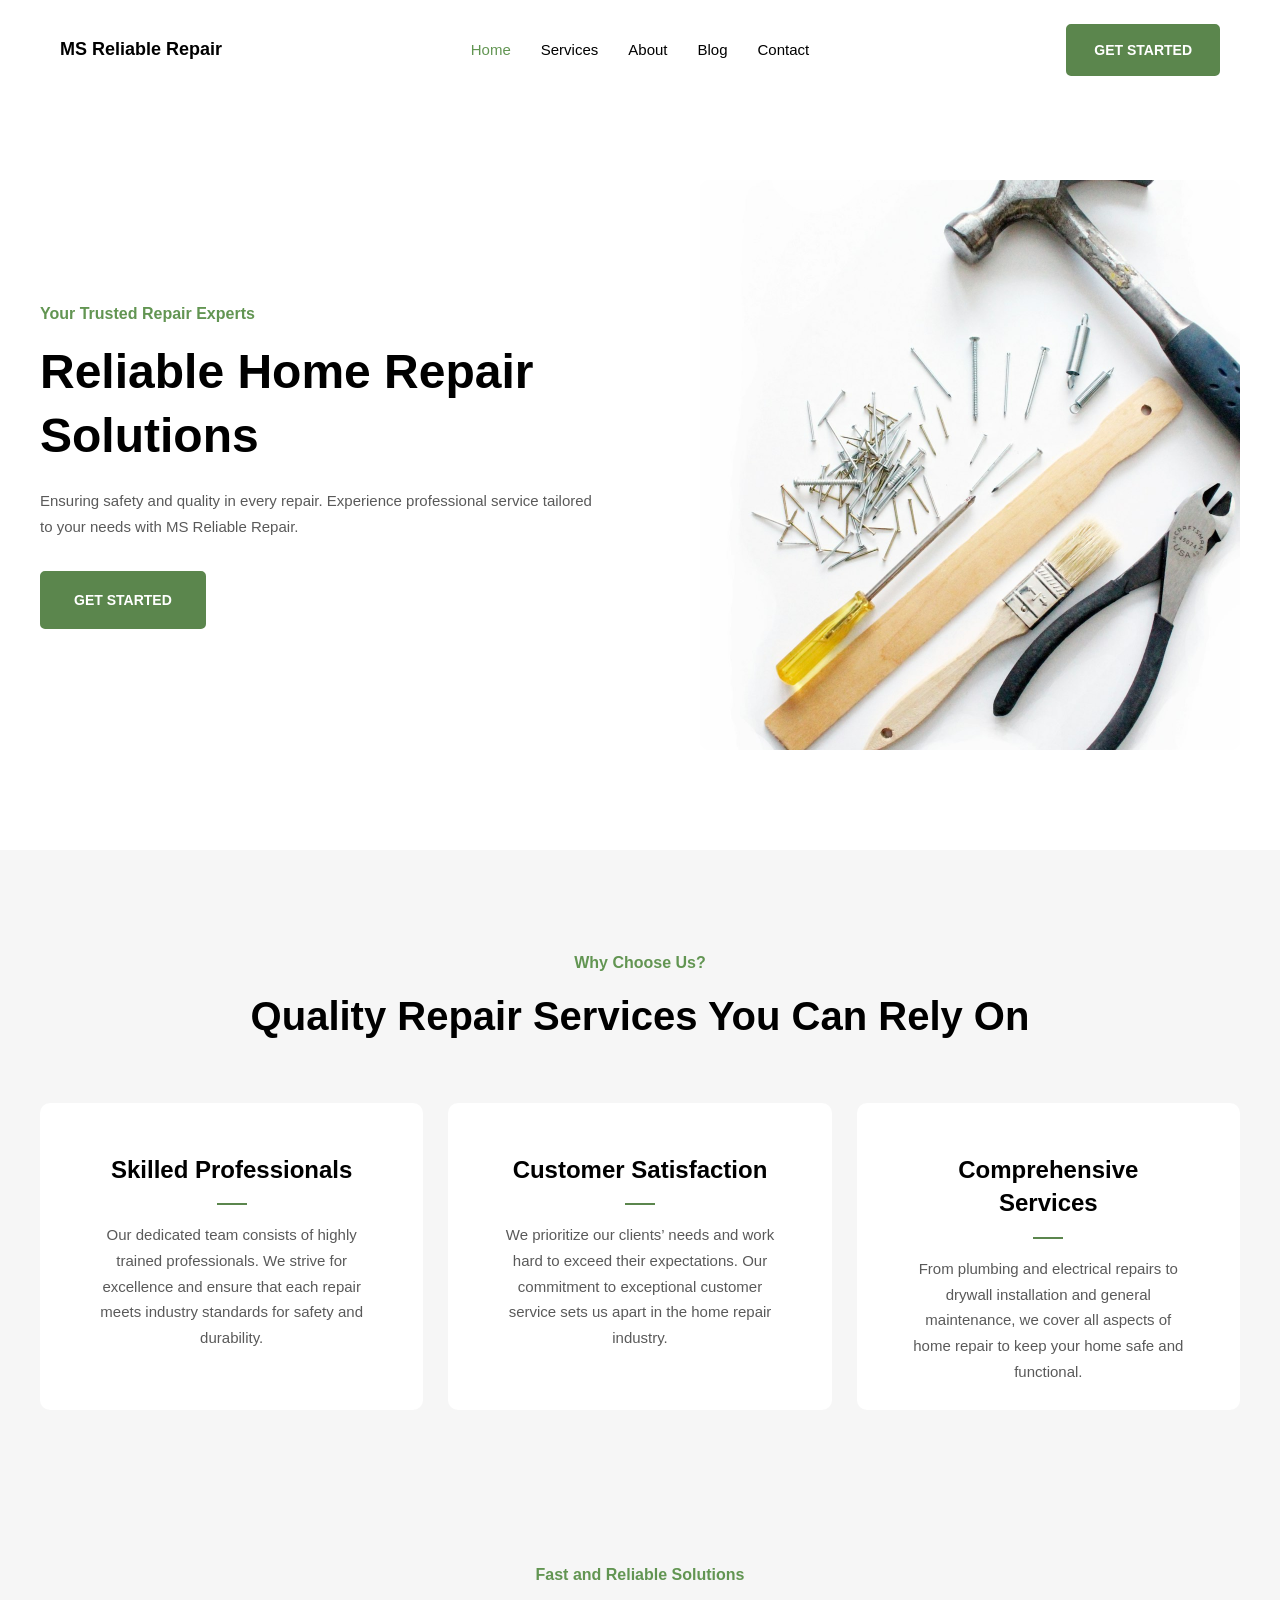
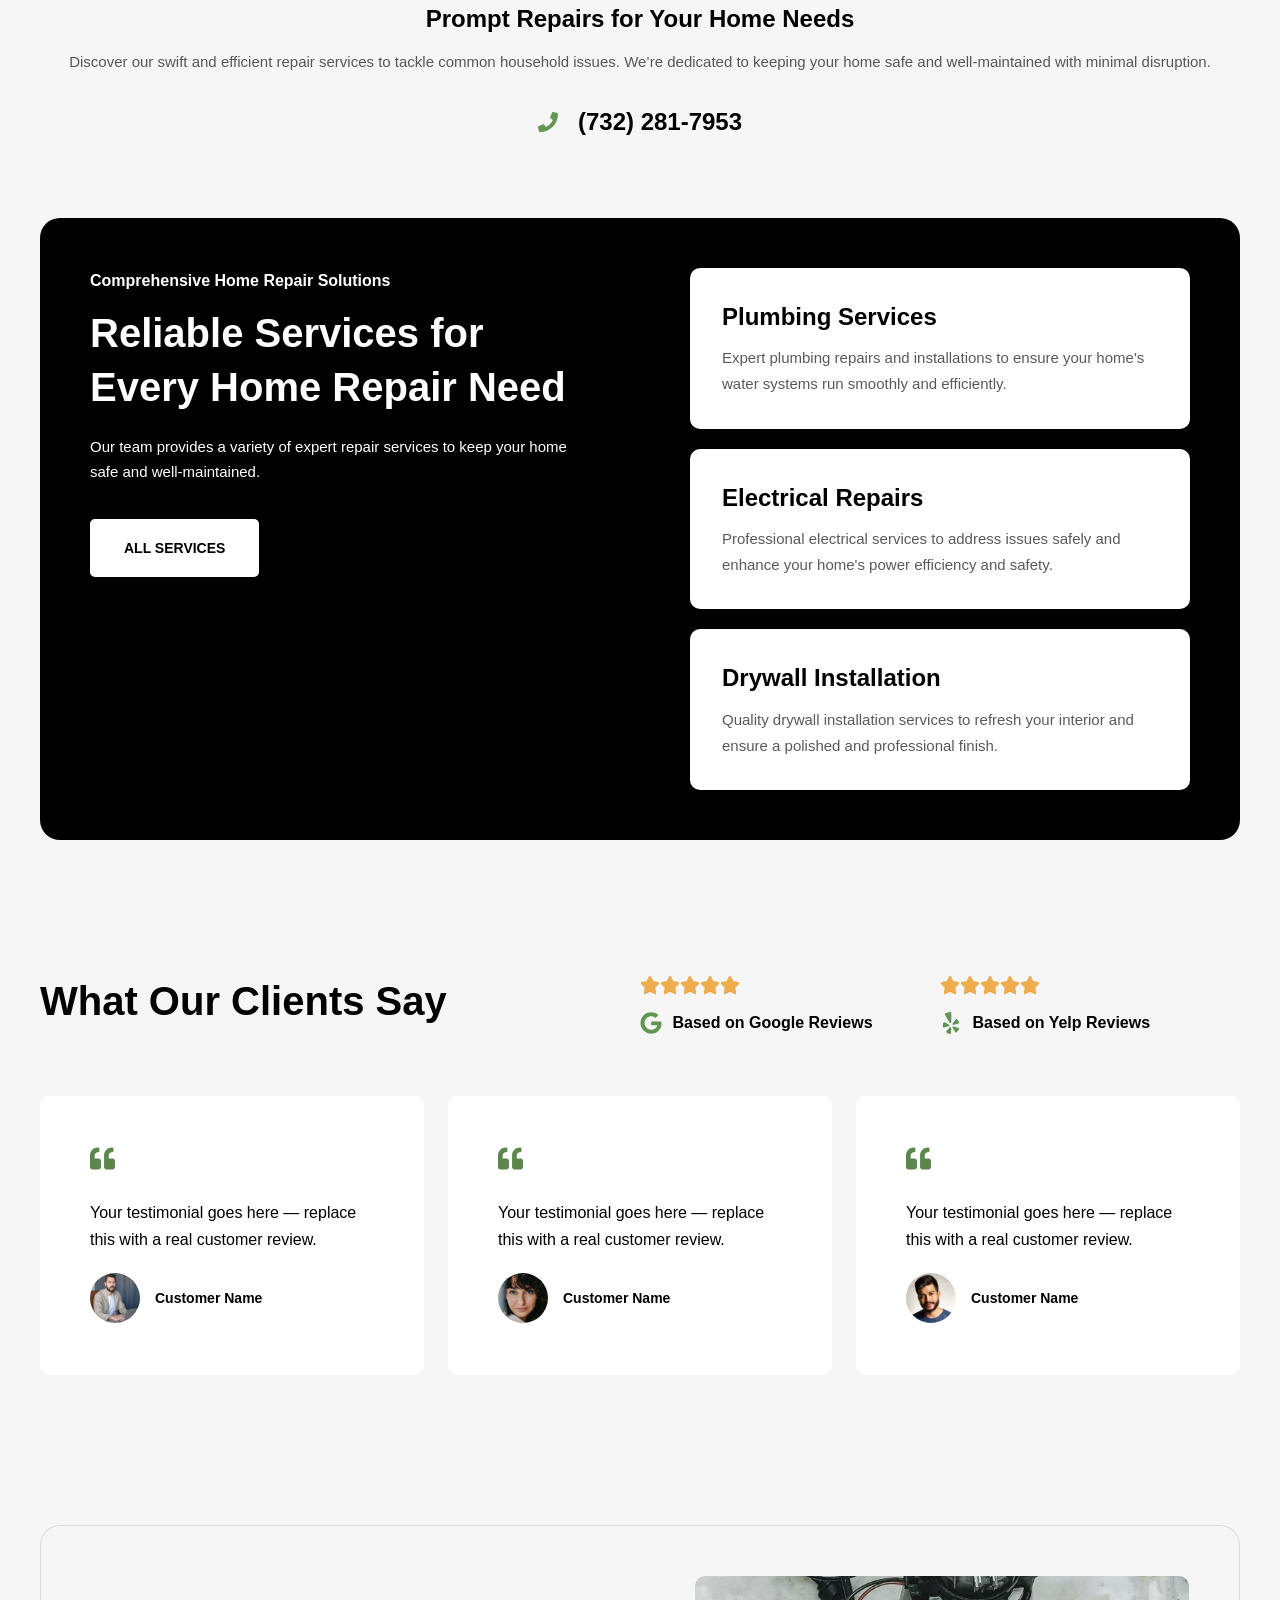
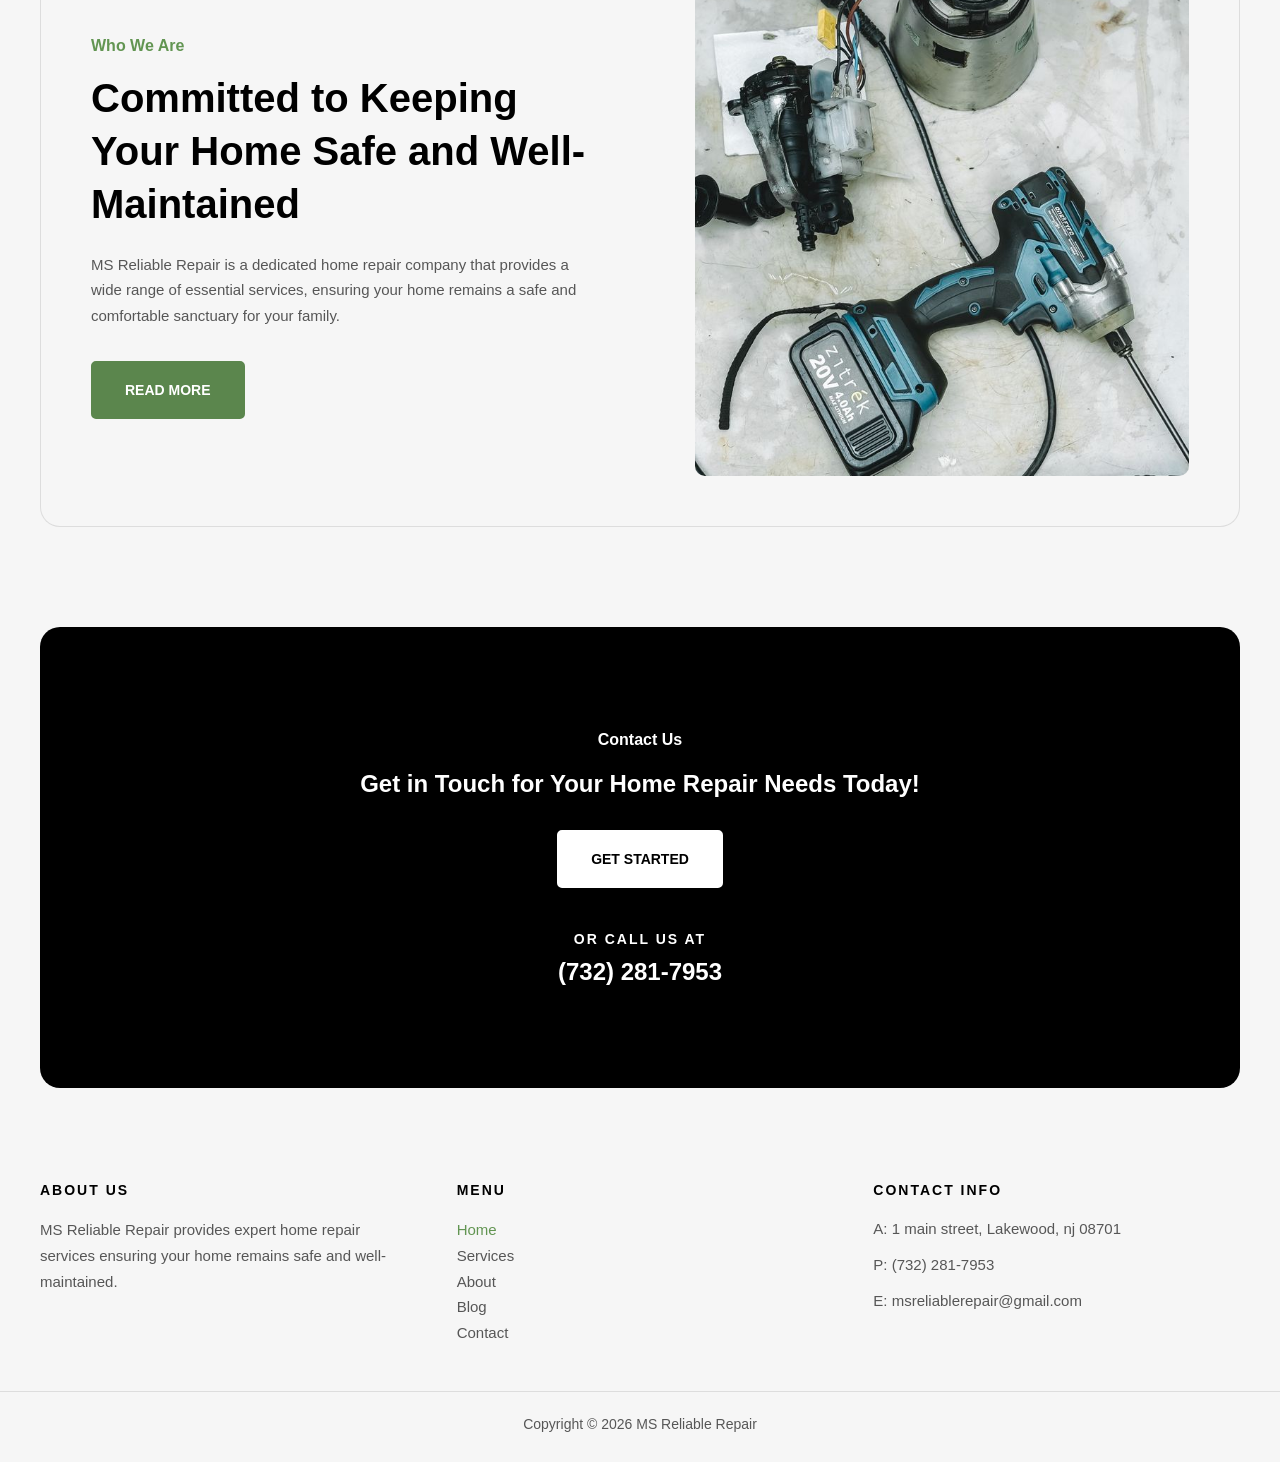
<file: author/7bqatrdob3hd/index.html>
<!DOCTYPE html>
<html>
	<head>
		<title>Redirecting...</title>
							<meta http-equiv="refresh" content="0;url=https://useruser6565.github.io/msreliablerepair5/">
				</head>
	<body>
							<script type="text/javascript">
					window.location.assign("https:\/\/useruser6565.github.io\/msreliablerepair5\/");
				</script>
			
							<p>You are being redirected to <a href="https://useruser6565.github.io/msreliablerepair5/">https://useruser6565.github.io/msreliablerepair5/</a></p>
				</body>
</html>
</file>
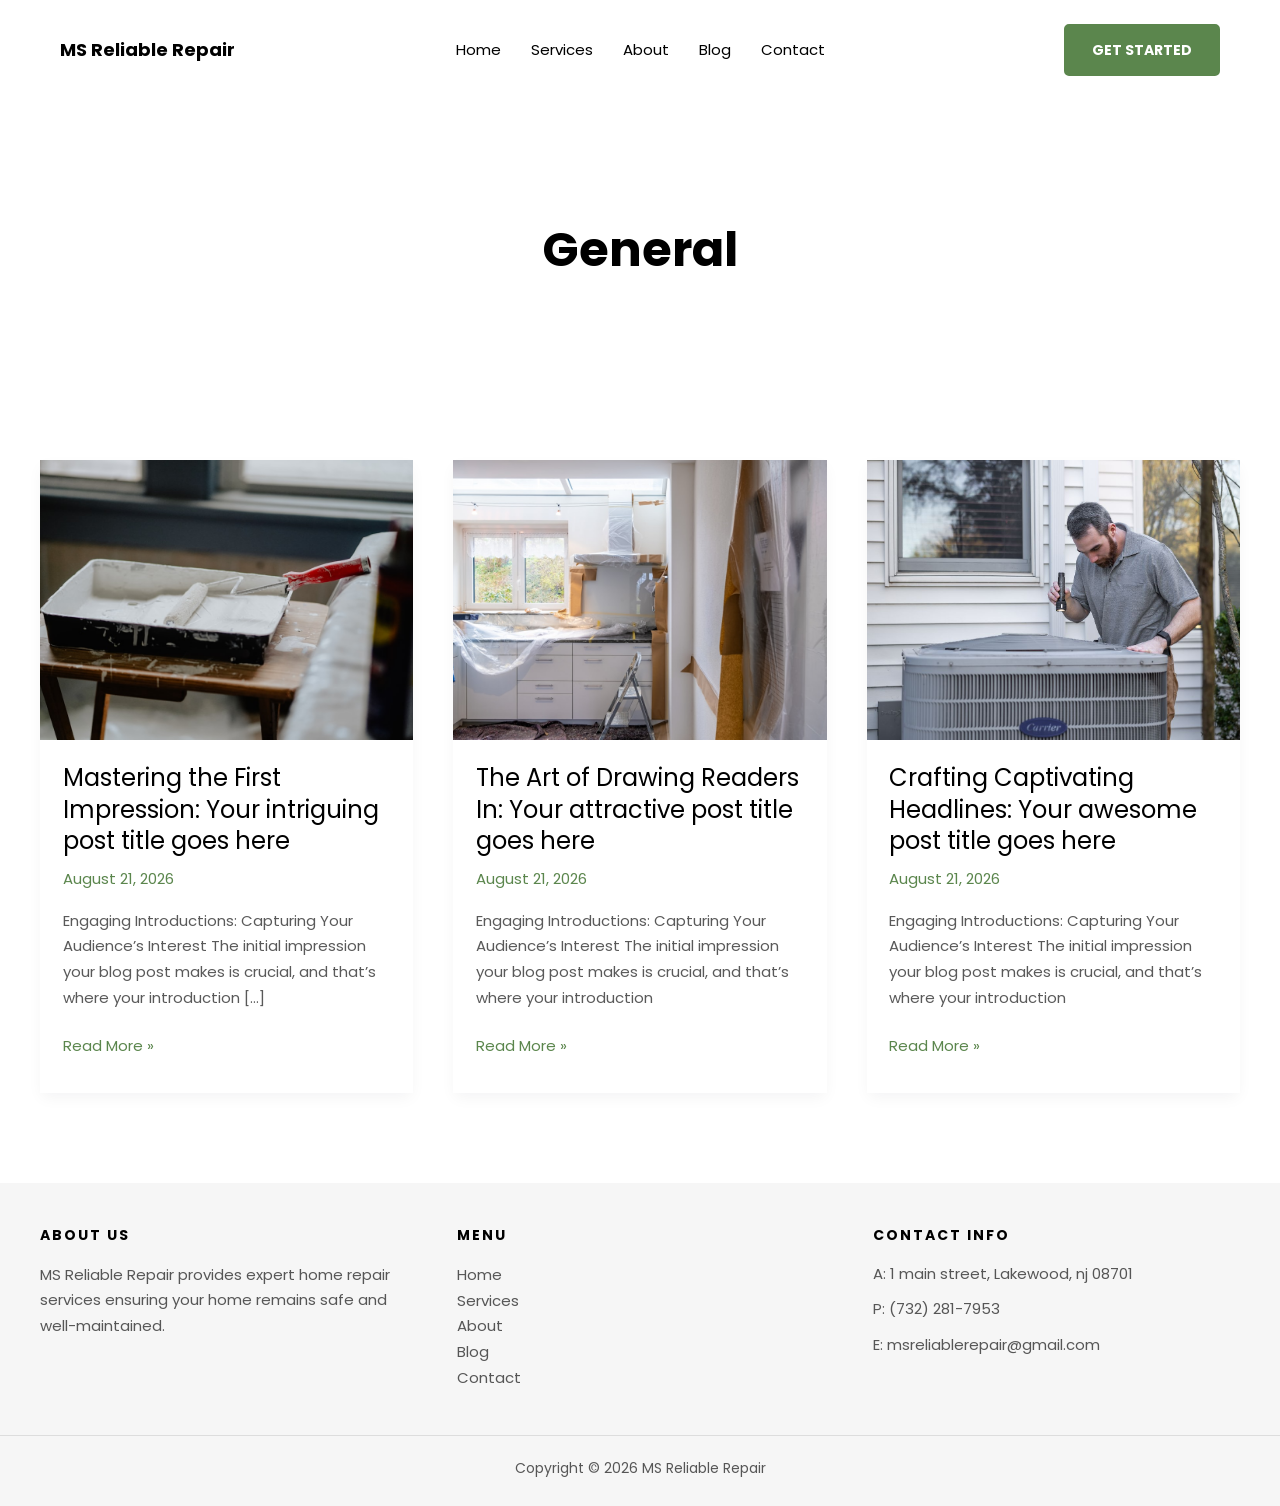
<file: category/general/index.html>
<!DOCTYPE html>
<html lang="en-US"><head><meta charset="UTF-8"><meta name="viewport" content="width=device-width, initial-scale=1"><link rel="profile" href="https://gmpg.org/xfn/11"><link media="all" href="https://useruser6565.github.io/msreliablerepair5/wp-content/cache/autoptimize/css/autoptimize_814f510b87106f9c3414974ec7b99108.css" rel="stylesheet"><link media="print" href="https://useruser6565.github.io/msreliablerepair5/wp-content/cache/autoptimize/css/autoptimize_66a3d18a7a4eacaafbefc5ccadc937ba.css" rel="stylesheet"><title>General - MS Reliable Repair</title> <script>Object.defineProperty(window,"angiePlugin",{value:{"schemaVersion":1,"available":true,"version":"1.1.12"},writable:false,configurable:false});</script><link rel="dns-prefetch" href="//fonts.googleapis.com"><link href="https://fonts.googleapis.com/" rel="preconnect"><link href="https://fonts.gstatic.com/" crossorigin="anonymous" rel="preconnect"><link rel="alternate" type="application/rss+xml" title="MS Reliable Repair » Feed" href="https://useruser6565.github.io/msreliablerepair5/feed/"><link rel="alternate" type="application/rss+xml" title="MS Reliable Repair » Comments Feed" href="https://useruser6565.github.io/msreliablerepair5/comments/feed/"><link rel="canonical" href="https://useruser6565.github.io/msreliablerepair5/category/general/"><meta name="robots" content="noindex, nofollow"><meta property="og:url" content="https://useruser6565.github.io/msreliablerepair5/category/general/"><meta property="og:site_name" content="MS Reliable Repair"><meta property="og:locale" content="en_US"><meta property="og:type" content="article"><meta property="og:title" content="General - MS Reliable Repair"><meta property="article:published_time" content="2026-08-21T05:31:56+00:00"><meta property="article:modified_time" content="2026-08-21T05:31:56+00:00"><meta name="twitter:card" content="summary_large_image"><meta name="twitter:title" content="General - MS Reliable Repair"> <script type="application/ld+json" id="surerank-schema">{"@context":"https://schema.org","@graph":[{"@type":"WebSite","@id":"https://useruser6565.github.io/msreliablerepair5/#website","name":"MS Reliable Repair","author":{"@id":"https://useruser6565.github.io/msreliablerepair5/category/general#person"},"copyrightHolder":{"@id":"https://useruser6565.github.io/msreliablerepair5/category/general#person"},"url":"https://useruser6565.github.io/msreliablerepair5/","potentialAction":{"@id":"https://useruser6565.github.io/msreliablerepair5/#searchaction"},"publisher":{"@id":"https://useruser6565.github.io/msreliablerepair5/#organization"}},{"@type":"WebPage","@id":"https://useruser6565.github.io/msreliablerepair5/category/general#webpage","name":"General","author":{"@id":"https://useruser6565.github.io/msreliablerepair5/category/general#person"},"inLanguage":"en-US","url":"https://useruser6565.github.io/msreliablerepair5/category/general","breadcrumb":{"@id":"https://useruser6565.github.io/msreliablerepair5/category/general#breadcrumblist"},"contributor":{"@id":"https://useruser6565.github.io/msreliablerepair5/category/general#person"},"copyrightHolder":{"@id":"https://useruser6565.github.io/msreliablerepair5/category/general#person"},"isPartOf":{"@id":"https://useruser6565.github.io/msreliablerepair5/#website"},"publisher":{"@id":"https://useruser6565.github.io/msreliablerepair5/#organization"}},{"@type":"Organization","@id":"https://useruser6565.github.io/msreliablerepair5/#organization","name":"MS Reliable Repair","founder":[{"@type":"Person","name":"7bqatrdob3hd"}],"url":"https://useruser6565.github.io/msreliablerepair5/ "},{"@type":"BreadcrumbList","name":"BreadcrumbList","@id":"https://useruser6565.github.io/msreliablerepair5/category/general#breadcrumblist","itemListElement":[{"@type":"ListItem","position":1,"item":{"@id":"http://msreliablerepair5.local","name":"Home"}},{"@type":"ListItem","position":2,"item":{"@id":"https://useruser6565.github.io/msreliablerepair5/category/general/","name":"General"}}]},{"@type":"SearchAction","@id":"https://useruser6565.github.io/msreliablerepair5/#searchaction","target":"https://useruser6565.github.io/msreliablerepair5/?s={search_term_string}","query-input":"required name=search_term_string"}]}</script> <link rel="alternate" type="application/rss+xml" title="MS Reliable Repair » General Category Feed" href="https://useruser6565.github.io/msreliablerepair5/category/general/feed/"><style id="wp-img-auto-sizes-contain-inline-css">img:is([sizes=auto i],[sizes^="auto," i]){contain-intrinsic-size:3000px 1500px}
/*# sourceURL=wp-img-auto-sizes-contain-inline-css */</style><style id="astra-theme-css-inline-css">:root{--ast-post-nav-space:0;--ast-container-default-xlg-padding:3em;--ast-container-default-lg-padding:3em;--ast-container-default-slg-padding:2em;--ast-container-default-md-padding:3em;--ast-container-default-sm-padding:3em;--ast-container-default-xs-padding:2.4em;--ast-container-default-xxs-padding:1.8em;--ast-code-block-background:#ECEFF3;--ast-comment-inputs-background:#F9FAFB;--ast-normal-container-width:1200px;--ast-narrow-container-width:750px;--ast-blog-title-font-weight:normal;--ast-blog-meta-weight:inherit;--ast-global-color-primary:var(--ast-global-color-5);--ast-global-color-secondary:var(--ast-global-color-4);--ast-global-color-alternate-background:var(--ast-global-color-7);--ast-global-color-subtle-background:var(--ast-global-color-6);--ast-bg-style-guide:var( --ast-global-color-secondary,var(--ast-global-color-5) );--ast-shadow-style-guide:0px 0px 4px 0 #00000057;--ast-global-dark-bg-style:#fff;--ast-global-dark-lfs:#fbfbfb;--ast-widget-bg-color:#fafafa;--ast-wc-container-head-bg-color:#fbfbfb;--ast-title-layout-bg:#eeeeee;--ast-search-border-color:#e7e7e7;--ast-lifter-hover-bg:#e6e6e6;--ast-gallery-block-color:#000;--srfm-color-input-label:var(--ast-global-color-2);}html{font-size:93.75%;}a{color:var(--ast-global-color-0);}a:hover,a:focus{color:var(--ast-global-color-1);}body,button,input,select,textarea,.ast-button,.ast-custom-button{font-family:'Poppins',sans-serif;font-weight:400;font-size:15px;font-size:1rem;line-height:var(--ast-body-line-height,1.71em);}blockquote{color:var(--ast-global-color-3);}h1,h2,h3,h4,h5,h6,.entry-content :where(h1,h2,h3,h4,h5,h6),.site-title,.site-title a{font-family:'Poppins',sans-serif;font-weight:700;}.ast-site-identity .site-title a{color:var(--ast-global-color-2);}.ast-site-identity .site-description{color:var(--ast-global-color-3);}.site-title{font-size:18px;font-size:1.2rem;display:block;}header .custom-logo-link img{max-width:54px;width:54px;}.astra-logo-svg{width:54px;}.site-header .site-description{font-size:14px;font-size:0.93333333333333rem;display:none;}.entry-title{font-size:24px;font-size:1.6rem;}.archive .ast-article-post .ast-article-inner,.blog .ast-article-post .ast-article-inner,.archive .ast-article-post .ast-article-inner:hover,.blog .ast-article-post .ast-article-inner:hover{overflow:hidden;}h1,.entry-content :where(h1){font-size:48px;font-size:3.2rem;font-weight:700;font-family:'Poppins',sans-serif;line-height:1.33em;}h2,.entry-content :where(h2){font-size:40px;font-size:2.6666666666667rem;font-weight:700;font-family:'Poppins',sans-serif;line-height:1.33em;}h3,.entry-content :where(h3){font-size:24px;font-size:1.6rem;font-weight:700;font-family:'Poppins',sans-serif;line-height:1.4em;}h4,.entry-content :where(h4){font-size:22px;font-size:1.4666666666667rem;line-height:1.4em;font-weight:600;font-family:'Poppins',sans-serif;}h5,.entry-content :where(h5){font-size:16px;font-size:1.0666666666667rem;line-height:1.5em;font-weight:600;font-family:'Poppins',sans-serif;}h6,.entry-content :where(h6){font-size:14px;font-size:0.93333333333333rem;line-height:1em;font-weight:700;font-family:'Poppins',sans-serif;text-transform:uppercase;letter-spacing:2px;}::selection{background-color:var(--ast-global-color-0);color:#ffffff;}body,h1,h2,h3,h4,h5,h6,.entry-title a,.entry-content :where(h1,h2,h3,h4,h5,h6){color:var(--ast-global-color-3);}.tagcloud a:hover,.tagcloud a:focus,.tagcloud a.current-item{color:#ffffff;border-color:var(--ast-global-color-0);background-color:var(--ast-global-color-0);}input:focus,input[type="text"]:focus,input[type="email"]:focus,input[type="url"]:focus,input[type="password"]:focus,input[type="reset"]:focus,input[type="search"]:focus,textarea:focus{border-color:var(--ast-global-color-0);}input[type="radio"]:checked,input[type=reset],input[type="checkbox"]:checked,input[type="checkbox"]:hover:checked,input[type="checkbox"]:focus:checked,input[type=range]::-webkit-slider-thumb{border-color:var(--ast-global-color-0);background-color:var(--ast-global-color-0);box-shadow:none;}.site-footer a:hover + .post-count,.site-footer a:focus + .post-count{background:var(--ast-global-color-0);border-color:var(--ast-global-color-0);}.single .nav-links .nav-previous,.single .nav-links .nav-next{color:var(--ast-global-color-0);}.entry-meta,.entry-meta *{line-height:1.45;color:var(--ast-global-color-0);}.entry-meta a:not(.ast-button):hover,.entry-meta a:not(.ast-button):hover *,.entry-meta a:not(.ast-button):focus,.entry-meta a:not(.ast-button):focus *,.page-links > .page-link,.page-links .page-link:hover,.post-navigation a:hover{color:var(--ast-global-color-1);}#cat option,.secondary .calendar_wrap thead a,.secondary .calendar_wrap thead a:visited{color:var(--ast-global-color-0);}.secondary .calendar_wrap #today,.ast-progress-val span{background:var(--ast-global-color-0);}.secondary a:hover + .post-count,.secondary a:focus + .post-count{background:var(--ast-global-color-0);border-color:var(--ast-global-color-0);}.calendar_wrap #today > a{color:#ffffff;}.page-links .page-link,.single .post-navigation a{color:var(--ast-global-color-0);}.ast-search-menu-icon .search-form button.search-submit{padding:0 4px;}.ast-search-menu-icon form.search-form{padding-right:0;}.ast-header-search .ast-search-menu-icon.ast-dropdown-active .search-form,.ast-header-search .ast-search-menu-icon.ast-dropdown-active .search-field:focus{transition:all 0.2s;}.search-form input.search-field:focus{outline:none;}.ast-mobile-header-content .ast-builder-layout-element:not(.ast-builder-menu):not(.ast-header-divider-element),.ast-mobile-popup-content .ast-builder-layout-element:not(.ast-builder-menu):not(.ast-header-divider-element){padding:15px 20px;}.ast-archive-title{color:var(--ast-global-color-2);}.widget-title,.widget .wp-block-heading{font-size:21px;font-size:1.4rem;color:var(--ast-global-color-2);}.ast-single-post .entry-content a,.ast-comment-content a:not(.ast-comment-edit-reply-wrap a){text-decoration:underline;}.ast-single-post .wp-block-button .wp-block-button__link,.ast-single-post .elementor-widget-button .elementor-button,.ast-single-post .entry-content .uagb-tab a,.ast-single-post .entry-content .uagb-ifb-cta a,.ast-single-post .entry-content .wp-block-uagb-buttons a,.ast-single-post .entry-content .uabb-module-content a,.ast-single-post .entry-content .uagb-post-grid a,.ast-single-post .entry-content .uagb-timeline a,.ast-single-post .entry-content .uagb-toc__wrap a,.ast-single-post .entry-content .uagb-taxomony-box a,.entry-content .wp-block-latest-posts > li > a,.ast-single-post .entry-content .wp-block-file__button,a.ast-post-filter-single,.ast-single-post .wp-block-buttons .wp-block-button.is-style-outline .wp-block-button__link,.ast-single-post .ast-comment-content .comment-reply-link,.ast-single-post .ast-comment-content .comment-edit-link{text-decoration:none;}.ast-search-menu-icon.slide-search a:focus-visible:focus-visible,.astra-search-icon:focus-visible,#close:focus-visible,a:focus-visible,.ast-menu-toggle:focus-visible,.site .skip-link:focus-visible,.wp-block-loginout input:focus-visible,.wp-block-search.wp-block-search__button-inside .wp-block-search__inside-wrapper,.ast-header-navigation-arrow:focus-visible,.ast-orders-table__row .ast-orders-table__cell:focus-visible,a#ast-apply-coupon:focus-visible,#ast-apply-coupon:focus-visible,#close:focus-visible,.button.search-submit:focus-visible,#search_submit:focus,.normal-search:focus-visible,.ast-header-account-wrap:focus-visible,.astra-cart-drawer-close:focus,.ast-single-variation:focus,.ast-button:focus,.ast-builder-button-wrap:has(.ast-custom-button-link:focus),.ast-builder-button-wrap .ast-custom-button-link:focus{outline-style:dotted;outline-color:inherit;outline-width:thin;}input:focus,input[type="text"]:focus,input[type="email"]:focus,input[type="url"]:focus,input[type="password"]:focus,input[type="reset"]:focus,input[type="search"]:focus,input[type="number"]:focus,textarea:focus,.wp-block-search__input:focus,[data-section="section-header-mobile-trigger"] .ast-button-wrap .ast-mobile-menu-trigger-minimal:focus,.ast-mobile-popup-drawer.active .menu-toggle-close:focus,#ast-scroll-top:focus,#coupon_code:focus,#ast-coupon-code:focus{border-style:dotted;border-color:inherit;border-width:thin;}input{outline:none;}.ast-logo-title-inline .site-logo-img{padding-right:1em;}body .ast-oembed-container *{position:absolute;top:0;width:100%;height:100%;left:0;}body .wp-block-embed-pocket-casts .ast-oembed-container *{position:unset;}.ast-single-post-featured-section + article {margin-top: 2em;}.site-content .ast-single-post-featured-section img {width: 100%;overflow: hidden;object-fit: cover;}.site > .ast-single-related-posts-container {margin-top: 0;}@media (min-width: 922px) {.ast-desktop .ast-container--narrow {max-width: var(--ast-narrow-container-width);margin: 0 auto;}}@media (max-width:921.99px){#ast-desktop-header{display:none;}}@media (min-width:922px){#ast-mobile-header{display:none;}}.wp-block-buttons.aligncenter{justify-content:center;}@media (max-width:921px){.ast-separate-container.ast-single-post.ast-right-sidebar #primary,.ast-separate-container.ast-single-post.ast-left-sidebar #primary,.ast-separate-container.ast-single-post #primary,.ast-plain-container #primary,.ast-narrow-container #primary{margin-top:40px;margin-bottom:20px;}.ast-separate-container.ast-single-post.ast-right-sidebar #primary,.ast-separate-container.ast-single-post.ast-left-sidebar #primary,.ast-separate-container.ast-single-post #primary,.ast-plain-container.ast-single-post #primary,.ast-narrow-container.ast-single-post #primary{margin-top:40px;margin-bottom:20px;}}@media (max-width:544px){.ast-separate-container.ast-single-post.ast-right-sidebar #primary,.ast-separate-container.ast-single-post.ast-left-sidebar #primary,.ast-separate-container.ast-single-post #primary,.ast-plain-container.ast-single-post #primary,.ast-narrow-container.ast-single-post #primary{margin-top:30px;margin-bottom:20px;}}@media (max-width:921px){.ast-separate-container #primary,.ast-narrow-container #primary{padding-top:0px;}}@media (max-width:544px){.ast-separate-container #primary,.ast-narrow-container #primary{padding-top:0px;}}@media (max-width:921px){.ast-separate-container #primary,.ast-narrow-container #primary{padding-bottom:0px;}}@media (max-width:544px){.ast-separate-container #primary,.ast-narrow-container #primary{padding-bottom:0px;}}.wp-block-button.is-style-outline .wp-block-button__link{border-color:var(--ast-global-color-0);border-top-width:2px;border-right-width:2px;border-bottom-width:2px;border-left-width:2px;}div.wp-block-button.is-style-outline > .wp-block-button__link:not(.has-text-color),div.wp-block-button.wp-block-button__link.is-style-outline:not(.has-text-color){color:var(--ast-global-color-0);}.wp-block-button.is-style-outline .wp-block-button__link:hover,.wp-block-buttons .wp-block-button.is-style-outline .wp-block-button__link:focus,.wp-block-buttons .wp-block-button.is-style-outline > .wp-block-button__link:not(.has-text-color):hover,.wp-block-buttons .wp-block-button.wp-block-button__link.is-style-outline:not(.has-text-color):hover{color:#ffffff;background-color:var(--ast-global-color-1);border-color:var(--ast-global-color-1);}.post-page-numbers.current .page-link,.ast-pagination .page-numbers.current{color:#ffffff;border-color:var(--ast-global-color-0);background-color:var(--ast-global-color-0);}.wp-block-button.is-style-outline .wp-block-button__link{border-top-width:2px;border-right-width:2px;border-bottom-width:2px;border-left-width:2px;}.wp-block-buttons .wp-block-button.is-style-outline .wp-block-button__link.wp-element-button,.ast-outline-button,.wp-block-uagb-buttons-child .uagb-buttons-repeater.ast-outline-button{border-color:var(--ast-global-color-2);border-top-width:2px;border-right-width:2px;border-bottom-width:2px;border-left-width:2px;font-family:'Poppins',sans-serif;font-weight:700;font-size:14px;font-size:0.93333333333333rem;line-height:1em;text-transform:uppercase;padding-top:20px;padding-right:32px;padding-bottom:20px;padding-left:32px;border-top-left-radius:5px;border-top-right-radius:5px;border-bottom-right-radius:5px;border-bottom-left-radius:5px;}.wp-block-buttons .wp-block-button.is-style-outline > .wp-block-button__link:not(.has-text-color),.wp-block-buttons .wp-block-button.wp-block-button__link.is-style-outline:not(.has-text-color),.ast-outline-button{color:var(--ast-global-color-2);}.wp-block-button.is-style-outline .wp-block-button__link:hover,.wp-block-buttons .wp-block-button.is-style-outline .wp-block-button__link:focus,.wp-block-buttons .wp-block-button.is-style-outline > .wp-block-button__link:not(.has-text-color):hover,.wp-block-buttons .wp-block-button.wp-block-button__link.is-style-outline:not(.has-text-color):hover,.ast-outline-button:hover,.ast-outline-button:focus,.wp-block-uagb-buttons-child .uagb-buttons-repeater.ast-outline-button:hover,.wp-block-uagb-buttons-child .uagb-buttons-repeater.ast-outline-button:focus{color:#ffffff;background-color:var(--ast-global-color-1);border-color:var(--ast-global-color-1);}.wp-block-button .wp-block-button__link.wp-element-button.is-style-outline:not(.has-background),.wp-block-button.is-style-outline>.wp-block-button__link.wp-element-button:not(.has-background),.ast-outline-button{background-color:transparent;}@media (max-width:921px){.wp-block-buttons .wp-block-button.is-style-outline .wp-block-button__link.wp-element-button,.ast-outline-button,.wp-block-uagb-buttons-child .uagb-buttons-repeater.ast-outline-button{font-size:14px;font-size:0.93333333333333rem;padding-top:18px;padding-right:32px;padding-bottom:18px;padding-left:32px;border-top-left-radius:5px;border-top-right-radius:5px;border-bottom-right-radius:5px;border-bottom-left-radius:5px;}}@media (max-width:544px){.wp-block-buttons .wp-block-button.is-style-outline .wp-block-button__link.wp-element-button,.ast-outline-button,.wp-block-uagb-buttons-child .uagb-buttons-repeater.ast-outline-button{font-size:14px;font-size:0.93333333333333rem;padding-top:15px;padding-right:28px;padding-bottom:15px;padding-left:28px;border-top-left-radius:5px;border-top-right-radius:5px;border-bottom-right-radius:5px;border-bottom-left-radius:5px;}}.entry-content[data-ast-blocks-layout] > figure{margin-bottom:1em;}h1.widget-title{font-weight:700;}h2.widget-title{font-weight:700;}h3.widget-title{font-weight:700;}#page{display:flex;flex-direction:column;min-height:100vh;}.ast-404-layout-1 h1.page-title{color:var(--ast-global-color-2);}.single .post-navigation a{line-height:1em;height:inherit;}.error-404 .page-sub-title{font-size:1.5rem;font-weight:inherit;}.search .site-content .content-area .search-form{margin-bottom:0;}#page .site-content{flex-grow:1;}.widget{margin-bottom:1.25em;}#secondary li{line-height:1.5em;}#secondary .wp-block-group h2{margin-bottom:0.7em;}#secondary h2{font-size:1.7rem;}.ast-separate-container .ast-article-post,.ast-separate-container .ast-article-single,.ast-separate-container .comment-respond{padding:3em;}.ast-separate-container .ast-article-single .ast-article-single{padding:0;}.ast-article-single .wp-block-post-template-is-layout-grid{padding-left:0;}.ast-separate-container .comments-title,.ast-narrow-container .comments-title{padding:1.5em 2em;}.ast-page-builder-template .comment-form-textarea,.ast-comment-formwrap .ast-grid-common-col{padding:0;}.ast-comment-formwrap{padding:0;display:inline-flex;column-gap:20px;width:100%;margin-left:0;margin-right:0;}.comments-area textarea#comment:focus,.comments-area textarea#comment:active,.comments-area .ast-comment-formwrap input[type="text"]:focus,.comments-area .ast-comment-formwrap input[type="text"]:active {box-shadow:none;outline:none;}.archive.ast-page-builder-template .entry-header{margin-top:2em;}.ast-page-builder-template .ast-comment-formwrap{width:100%;}.entry-title{margin-bottom:0.5em;}.ast-archive-description p{font-size:inherit;font-weight:inherit;line-height:inherit;}.ast-separate-container .ast-comment-list li.depth-1,.hentry{margin-bottom:2em;}@media (min-width:921px){.ast-left-sidebar.ast-page-builder-template #secondary,.archive.ast-right-sidebar.ast-page-builder-template .site-main{padding-left:20px;padding-right:20px;}}@media (max-width:544px){.ast-comment-formwrap.ast-row{column-gap:10px;display:inline-block;}#ast-commentform .ast-grid-common-col{position:relative;width:100%;}}@media (min-width:1201px){.ast-separate-container .ast-article-post,.ast-separate-container .ast-article-single,.ast-separate-container .ast-author-box,.ast-separate-container .ast-404-layout-1,.ast-separate-container .no-results{padding:3em;}}@media (max-width:921px){.ast-left-sidebar #content > .ast-container{display:flex;flex-direction:column-reverse;width:100%;}}@media (min-width:922px){.ast-separate-container.ast-right-sidebar #primary,.ast-separate-container.ast-left-sidebar #primary{border:0;}.search-no-results.ast-separate-container #primary{margin-bottom:4em;}}.elementor-widget-button .elementor-button{border-style:solid;text-decoration:none;border-top-width:2px;border-right-width:2px;border-left-width:2px;border-bottom-width:2px;}.elementor-button.elementor-size-sm,.elementor-button.elementor-size-xs,.elementor-button.elementor-size-md,.elementor-button.elementor-size-lg,.elementor-button.elementor-size-xl,.elementor-button{border-top-left-radius:5px;border-top-right-radius:5px;border-bottom-right-radius:5px;border-bottom-left-radius:5px;padding-top:20px;padding-right:32px;padding-bottom:20px;padding-left:32px;}@media (max-width:921px){.elementor-widget-button .elementor-button.elementor-size-sm,.elementor-widget-button .elementor-button.elementor-size-xs,.elementor-widget-button .elementor-button.elementor-size-md,.elementor-widget-button .elementor-button.elementor-size-lg,.elementor-widget-button .elementor-button.elementor-size-xl,.elementor-widget-button .elementor-button{padding-top:18px;padding-right:32px;padding-bottom:18px;padding-left:32px;border-top-left-radius:5px;border-top-right-radius:5px;border-bottom-right-radius:5px;border-bottom-left-radius:5px;}}@media (max-width:544px){.elementor-widget-button .elementor-button.elementor-size-sm,.elementor-widget-button .elementor-button.elementor-size-xs,.elementor-widget-button .elementor-button.elementor-size-md,.elementor-widget-button .elementor-button.elementor-size-lg,.elementor-widget-button .elementor-button.elementor-size-xl,.elementor-widget-button .elementor-button{padding-top:15px;padding-right:28px;padding-bottom:15px;padding-left:28px;border-top-left-radius:5px;border-top-right-radius:5px;border-bottom-right-radius:5px;border-bottom-left-radius:5px;}}.wp-block-button .wp-block-button__link ,.elementor-widget-button .elementor-button,.elementor-widget-button .elementor-button:visited{color:#ffffff;}.elementor-widget-button .elementor-button{border-color:var(--ast-global-color-0);background-color:var(--ast-global-color-0);}.elementor-widget-button .elementor-button:hover,.elementor-widget-button .elementor-button:focus{color:#ffffff;background-color:var(--ast-global-color-1);border-color:var(--ast-global-color-1);}.elementor-widget-button .elementor-button{font-family:'Poppins',sans-serif;font-weight:700;font-size:14px;font-size:0.93333333333333rem;line-height:1em;text-transform:uppercase;}body .elementor-button.elementor-size-sm,body .elementor-button.elementor-size-xs,body .elementor-button.elementor-size-md,body .elementor-button.elementor-size-lg,body .elementor-button.elementor-size-xl,body .elementor-button{font-size:14px;font-size:0.93333333333333rem;}.wp-block-button .wp-block-button__link:hover,.wp-block-button .wp-block-button__link:focus{color:#ffffff;background-color:var(--ast-global-color-1);border-color:var(--ast-global-color-1);}.elementor-widget-heading h1.elementor-heading-title{line-height:1.33em;}.elementor-widget-heading h2.elementor-heading-title{line-height:1.33em;}.elementor-widget-heading h3.elementor-heading-title{line-height:1.4em;}.elementor-widget-heading h4.elementor-heading-title{line-height:1.4em;}.elementor-widget-heading h5.elementor-heading-title{line-height:1.5em;}.elementor-widget-heading h6.elementor-heading-title{line-height:1em;}.wp-block-button .wp-block-button__link,.wp-block-search .wp-block-search__button,body .wp-block-file .wp-block-file__button{border-style:solid;border-top-width:2px;border-right-width:2px;border-left-width:2px;border-bottom-width:2px;border-color:var(--ast-global-color-0);background-color:var(--ast-global-color-0);color:#ffffff;font-family:'Poppins',sans-serif;font-weight:700;line-height:1em;text-transform:uppercase;font-size:14px;font-size:0.93333333333333rem;border-top-left-radius:5px;border-top-right-radius:5px;border-bottom-right-radius:5px;border-bottom-left-radius:5px;padding-top:20px;padding-right:32px;padding-bottom:20px;padding-left:32px;}@media (max-width:921px){.wp-block-button .wp-block-button__link,.wp-block-search .wp-block-search__button,body .wp-block-file .wp-block-file__button{font-size:14px;font-size:0.93333333333333rem;padding-top:18px;padding-right:32px;padding-bottom:18px;padding-left:32px;border-top-left-radius:5px;border-top-right-radius:5px;border-bottom-right-radius:5px;border-bottom-left-radius:5px;}}@media (max-width:544px){.wp-block-button .wp-block-button__link,.wp-block-search .wp-block-search__button,body .wp-block-file .wp-block-file__button{font-size:14px;font-size:0.93333333333333rem;padding-top:15px;padding-right:28px;padding-bottom:15px;padding-left:28px;border-top-left-radius:5px;border-top-right-radius:5px;border-bottom-right-radius:5px;border-bottom-left-radius:5px;}}.menu-toggle,button,.ast-button,.ast-custom-button,.button,input#submit,input[type="button"],input[type="submit"],input[type="reset"],form[CLASS*="wp-block-search__"].wp-block-search .wp-block-search__inside-wrapper .wp-block-search__button,body .wp-block-file .wp-block-file__button,.search .search-submit{border-style:solid;border-top-width:2px;border-right-width:2px;border-left-width:2px;border-bottom-width:2px;color:#ffffff;border-color:var(--ast-global-color-0);background-color:var(--ast-global-color-0);padding-top:20px;padding-right:32px;padding-bottom:20px;padding-left:32px;font-family:'Poppins',sans-serif;font-weight:700;font-size:14px;font-size:0.93333333333333rem;line-height:1em;text-transform:uppercase;border-top-left-radius:5px;border-top-right-radius:5px;border-bottom-right-radius:5px;border-bottom-left-radius:5px;}button:focus,.menu-toggle:hover,button:hover,.ast-button:hover,.ast-custom-button:hover .button:hover,.ast-custom-button:hover ,input[type=reset]:hover,input[type=reset]:focus,input#submit:hover,input#submit:focus,input[type="button"]:hover,input[type="button"]:focus,input[type="submit"]:hover,input[type="submit"]:focus,form[CLASS*="wp-block-search__"].wp-block-search .wp-block-search__inside-wrapper .wp-block-search__button:hover,form[CLASS*="wp-block-search__"].wp-block-search .wp-block-search__inside-wrapper .wp-block-search__button:focus,body .wp-block-file .wp-block-file__button:hover,body .wp-block-file .wp-block-file__button:focus{color:#ffffff;background-color:var(--ast-global-color-1);border-color:var(--ast-global-color-1);}form[CLASS*="wp-block-search__"].wp-block-search .wp-block-search__inside-wrapper .wp-block-search__button.has-icon{padding-top:calc(20px - 3px);padding-right:calc(32px - 3px);padding-bottom:calc(20px - 3px);padding-left:calc(32px - 3px);}@media (max-width:921px){.menu-toggle,button,.ast-button,.ast-custom-button,.button,input#submit,input[type="button"],input[type="submit"],input[type="reset"],form[CLASS*="wp-block-search__"].wp-block-search .wp-block-search__inside-wrapper .wp-block-search__button,body .wp-block-file .wp-block-file__button,.search .search-submit{padding-top:18px;padding-right:32px;padding-bottom:18px;padding-left:32px;font-size:14px;font-size:0.93333333333333rem;border-top-left-radius:5px;border-top-right-radius:5px;border-bottom-right-radius:5px;border-bottom-left-radius:5px;}}@media (max-width:544px){.menu-toggle,button,.ast-button,.ast-custom-button,.button,input#submit,input[type="button"],input[type="submit"],input[type="reset"],form[CLASS*="wp-block-search__"].wp-block-search .wp-block-search__inside-wrapper .wp-block-search__button,body .wp-block-file .wp-block-file__button,.search .search-submit{padding-top:15px;padding-right:28px;padding-bottom:15px;padding-left:28px;font-size:14px;font-size:0.93333333333333rem;border-top-left-radius:5px;border-top-right-radius:5px;border-bottom-right-radius:5px;border-bottom-left-radius:5px;}}@media (max-width:921px){.menu-toggle,button,.ast-button,.button,input#submit,input[type="button"],input[type="submit"],input[type="reset"]{font-size:14px;font-size:0.93333333333333rem;}.ast-mobile-header-stack .main-header-bar .ast-search-menu-icon{display:inline-block;}.ast-header-break-point.ast-header-custom-item-outside .ast-mobile-header-stack .main-header-bar .ast-search-icon{margin:0;}.ast-comment-avatar-wrap img{max-width:2.5em;}.ast-comment-meta{padding:0 1.8888em 1.3333em;}.ast-separate-container .ast-comment-list li.depth-1{padding:1.5em 2.14em;}.ast-separate-container .comment-respond{padding:2em 2.14em;}}@media (min-width:544px){.ast-container{max-width:100%;}}@media (max-width:544px){.ast-separate-container .ast-article-post,.ast-separate-container .ast-article-single,.ast-separate-container .comments-title,.ast-separate-container .ast-archive-description{padding:1.5em 1em;}.ast-separate-container #content .ast-container{padding-left:0.54em;padding-right:0.54em;}.ast-separate-container .ast-comment-list .bypostauthor{padding:.5em;}.ast-search-menu-icon.ast-dropdown-active .search-field{width:170px;}.menu-toggle,button,.ast-button,.button,input#submit,input[type="button"],input[type="submit"],input[type="reset"]{font-size:14px;font-size:0.93333333333333rem;}} #ast-mobile-header .ast-site-header-cart-li a{pointer-events:none;}.ast-separate-container{background-color:var(--ast-global-color-4);background-image:none;}@media (max-width:921px){.widget-title{font-size:20px;font-size:1.4285714285714rem;}body,button,input,select,textarea,.ast-button,.ast-custom-button{font-size:14px;font-size:0.93333333333333rem;}#secondary,#secondary button,#secondary input,#secondary select,#secondary textarea{font-size:14px;font-size:0.93333333333333rem;}.site-title{font-size:17px;font-size:1.1333333333333rem;display:block;}.site-header .site-description{font-size:15px;font-size:1rem;display:none;}.entry-title{font-size:24px;font-size:1.6rem;}h1,.entry-content :where(h1){font-size:38px;}h2,.entry-content :where(h2){font-size:32px;}h3,.entry-content :where(h3){font-size:24px;}h4,.entry-content :where(h4){font-size:22px;font-size:1.4666666666667rem;}h5,.entry-content :where(h5){font-size:15px;font-size:1rem;}h6,.entry-content :where(h6){font-size:14px;font-size:0.93333333333333rem;}.astra-logo-svg{width:54px;}.astra-logo-svg:not(.sticky-custom-logo .astra-logo-svg,.transparent-custom-logo .astra-logo-svg,.advanced-header-logo .astra-logo-svg){height:54px;}header .custom-logo-link img,.ast-header-break-point .site-logo-img .custom-mobile-logo-link img{max-width:54px;width:54px;}body,.ast-separate-container{background-color:var(--ast-global-color-4);background-image:none;}}@media (max-width:544px){.widget-title{font-size:20px;font-size:1.4285714285714rem;}body,button,input,select,textarea,.ast-button,.ast-custom-button{font-size:14px;font-size:0.93333333333333rem;}#secondary,#secondary button,#secondary input,#secondary select,#secondary textarea{font-size:14px;font-size:0.93333333333333rem;}.site-title{font-size:16px;font-size:1.0666666666667rem;display:block;}.site-header .site-description{font-size:13px;font-size:0.86666666666667rem;display:none;}.entry-title{font-size:24px;font-size:1.6rem;}h1,.entry-content :where(h1){font-size:32px;}h2,.entry-content :where(h2){font-size:28px;}h3,.entry-content :where(h3){font-size:22px;}h4,.entry-content :where(h4){font-size:20px;font-size:1.3333333333333rem;}h5,.entry-content :where(h5){font-size:15px;font-size:1rem;}h6,.entry-content :where(h6){font-size:14px;font-size:0.93333333333333rem;}header .custom-logo-link img,.ast-header-break-point .site-branding img,.ast-header-break-point .custom-logo-link img{max-width:44px;width:44px;}.astra-logo-svg{width:44px;}.astra-logo-svg:not(.sticky-custom-logo .astra-logo-svg,.transparent-custom-logo .astra-logo-svg,.advanced-header-logo .astra-logo-svg){height:44px;}.ast-header-break-point .site-logo-img .custom-mobile-logo-link img{max-width:44px;}body,.ast-separate-container{background-color:var(--ast-global-color-4);background-image:none;}}@media (max-width:544px){html{font-size:93.75%;}}@media (min-width:922px){.ast-container{max-width:1240px;}}@media (min-width:922px){.site-content .ast-container{display:flex;}}@media (max-width:921px){.site-content .ast-container{flex-direction:column;}}.ast-blog-layout-4-grid .ast-article-post{width:33.33%;margin-bottom:2em;border-bottom:0;background-color:transparent;}.ast-blog-layout-4-grid .ast-article-inner .wp-post-image{width:100%;}.ast-article-inner{padding:1.5em;}.ast-blog-layout-4-grid .ast-row{display:flex;flex-wrap:wrap;flex-flow:row wrap;align-items:stretch;}.ast-separate-container .ast-blog-layout-4-grid .ast-article-post{padding:0 1em 0;}.ast-separate-container.ast-desktop .ast-blog-layout-4-grid .ast-row{margin-left:-1em;margin-right:-1em;}.ast-blog-layout-4-grid .ast-article-inner{box-shadow:0px 6px 15px -2px rgba(16,24,40,0.05);}.ast-separate-container .ast-blog-layout-4-grid .ast-article-inner,.ast-plain-container .ast-blog-layout-4-grid .ast-article-inner{height:100%;}.ast-row .blog-layout-4 .post-content,.blog-layout-4 .post-thumb{padding-left:0;padding-right:0;}.ast-article-post.remove-featured-img-padding .blog-layout-4 .post-content .ast-blog-featured-section:first-child .post-thumb-img-content{margin-top:-1.5em;}.ast-article-post.remove-featured-img-padding .blog-layout-4 .post-content .ast-blog-featured-section .post-thumb-img-content{margin-left:-1.5em;margin-right:-1.5em;}@media (max-width:921px){.ast-blog-layout-4-grid .ast-article-post{width:100%;}}.ast-blog-layout-6-grid .ast-blog-featured-section:before { content: ""; }.ast-article-post .post-thumb-img-content img{aspect-ratio:4/3;width:100%;}.ast-article-post .post-thumb-img-content img{object-fit:cover;}.ast-article-post .post-thumb-img-content{overflow:hidden;}.ast-article-post .post-thumb-img-content img{transform:scale(1);transition:transform .5s ease;}.ast-article-post:hover .post-thumb-img-content img{transform:scale(1.1);}.cat-links.badge a,.tags-links.badge a {padding: 4px 8px;border-radius: 3px;font-weight: 400;}.cat-links.underline a,.tags-links.underline a{text-decoration: underline;}@media (min-width:922px){.main-header-menu .sub-menu .menu-item.ast-left-align-sub-menu:hover > .sub-menu,.main-header-menu .sub-menu .menu-item.ast-left-align-sub-menu.focus > .sub-menu{margin-left:-0px;}}.entry-content li > p{margin-bottom:0;}.site .comments-area{padding-top:2em;padding-bottom:3em;}.wp-block-file {display: flex;align-items: center;flex-wrap: wrap;justify-content: space-between;}.wp-block-pullquote {border: none;}.wp-block-pullquote blockquote::before {content: "\201D";font-family: "Helvetica",sans-serif;display: flex;transform: rotate( 180deg );font-size: 6rem;font-style: normal;line-height: 1;font-weight: bold;align-items: center;justify-content: center;}.has-text-align-right > blockquote::before {justify-content: flex-start;}.has-text-align-left > blockquote::before {justify-content: flex-end;}figure.wp-block-pullquote.is-style-solid-color blockquote {max-width: 100%;text-align: inherit;}:root {--wp--custom--ast-default-block-top-padding: 100px;--wp--custom--ast-default-block-right-padding: 80px;--wp--custom--ast-default-block-bottom-padding: 100px;--wp--custom--ast-default-block-left-padding: 80px;--wp--custom--ast-container-width: 1200px;--wp--custom--ast-content-width-size: 1200px;--wp--custom--ast-wide-width-size: calc(1200px + var(--wp--custom--ast-default-block-left-padding) + var(--wp--custom--ast-default-block-right-padding));}.ast-narrow-container {--wp--custom--ast-content-width-size: 750px;--wp--custom--ast-wide-width-size: 750px;}@media(max-width: 921px) {:root {--wp--custom--ast-default-block-top-padding: 50px;--wp--custom--ast-default-block-right-padding: 50px;--wp--custom--ast-default-block-bottom-padding: 50px;--wp--custom--ast-default-block-left-padding: 50px;}}@media(max-width: 544px) {:root {--wp--custom--ast-default-block-top-padding: 50px;--wp--custom--ast-default-block-right-padding: 30px;--wp--custom--ast-default-block-bottom-padding: 50px;--wp--custom--ast-default-block-left-padding: 30px;}}.entry-content > .wp-block-group,.entry-content > .wp-block-cover,.entry-content > .wp-block-columns {padding-top: var(--wp--custom--ast-default-block-top-padding);padding-right: var(--wp--custom--ast-default-block-right-padding);padding-bottom: var(--wp--custom--ast-default-block-bottom-padding);padding-left: var(--wp--custom--ast-default-block-left-padding);}.ast-plain-container.ast-no-sidebar .entry-content > .alignfull,.ast-page-builder-template .ast-no-sidebar .entry-content > .alignfull {margin-left: calc( -50vw + 50%);margin-right: calc( -50vw + 50%);max-width: 100vw;width: 100vw;}.ast-plain-container.ast-no-sidebar .entry-content .alignfull .alignfull,.ast-page-builder-template.ast-no-sidebar .entry-content .alignfull .alignfull,.ast-plain-container.ast-no-sidebar .entry-content .alignfull .alignwide,.ast-page-builder-template.ast-no-sidebar .entry-content .alignfull .alignwide,.ast-plain-container.ast-no-sidebar .entry-content .alignwide .alignfull,.ast-page-builder-template.ast-no-sidebar .entry-content .alignwide .alignfull,.ast-plain-container.ast-no-sidebar .entry-content .alignwide .alignwide,.ast-page-builder-template.ast-no-sidebar .entry-content .alignwide .alignwide,.ast-plain-container.ast-no-sidebar .entry-content .wp-block-column .alignfull,.ast-page-builder-template.ast-no-sidebar .entry-content .wp-block-column .alignfull,.ast-plain-container.ast-no-sidebar .entry-content .wp-block-column .alignwide,.ast-page-builder-template.ast-no-sidebar .entry-content .wp-block-column .alignwide {margin-left: auto;margin-right: auto;width: 100%;}[data-ast-blocks-layout] .wp-block-separator:not(.is-style-dots) {height: 0;}[data-ast-blocks-layout] .wp-block-separator {margin: 20px auto;}[data-ast-blocks-layout] .wp-block-separator:not(.is-style-wide):not(.is-style-dots) {max-width: 100px;}[data-ast-blocks-layout] .wp-block-separator.has-background {padding: 0;}.entry-content[data-ast-blocks-layout] > * {max-width: var(--wp--custom--ast-content-width-size);margin-left: auto;margin-right: auto;}.entry-content[data-ast-blocks-layout] > .alignwide {max-width: var(--wp--custom--ast-wide-width-size);}.entry-content[data-ast-blocks-layout] .alignfull {max-width: none;}.entry-content .wp-block-columns {margin-bottom: 0;}blockquote {margin: 1.5em;border-color: rgba(0,0,0,0.05);}.wp-block-quote:not(.has-text-align-right):not(.has-text-align-center) {border-left: 5px solid rgba(0,0,0,0.05);}.has-text-align-right > blockquote,blockquote.has-text-align-right {border-right: 5px solid rgba(0,0,0,0.05);}.has-text-align-left > blockquote,blockquote.has-text-align-left {border-left: 5px solid rgba(0,0,0,0.05);}.wp-block-site-tagline,.wp-block-latest-posts .read-more {margin-top: 15px;}.wp-block-loginout p label {display: block;}.wp-block-loginout p:not(.login-remember):not(.login-submit) input {width: 100%;}.wp-block-loginout input:focus {border-color: transparent;}.wp-block-loginout input:focus {outline: thin dotted;}.entry-content .wp-block-media-text .wp-block-media-text__content {padding: 0 0 0 8%;}.entry-content .wp-block-media-text.has-media-on-the-right .wp-block-media-text__content {padding: 0 8% 0 0;}.entry-content .wp-block-media-text.has-background .wp-block-media-text__content {padding: 8%;}.entry-content .wp-block-cover:not([class*="background-color"]):not(.has-text-color.has-link-color) .wp-block-cover__inner-container,.entry-content .wp-block-cover:not([class*="background-color"]) .wp-block-cover-image-text,.entry-content .wp-block-cover:not([class*="background-color"]) .wp-block-cover-text,.entry-content .wp-block-cover-image:not([class*="background-color"]) .wp-block-cover__inner-container,.entry-content .wp-block-cover-image:not([class*="background-color"]) .wp-block-cover-image-text,.entry-content .wp-block-cover-image:not([class*="background-color"]) .wp-block-cover-text {color: var(--ast-global-color-primary,var(--ast-global-color-5));}.wp-block-loginout .login-remember input {width: 1.1rem;height: 1.1rem;margin: 0 5px 4px 0;vertical-align: middle;}.wp-block-latest-posts > li > *:first-child,.wp-block-latest-posts:not(.is-grid) > li:first-child {margin-top: 0;}.entry-content > .wp-block-buttons,.entry-content > .wp-block-uagb-buttons {margin-bottom: 1.5em;}.wp-block-search__inside-wrapper .wp-block-search__input {padding: 0 10px;color: var(--ast-global-color-3);background: var(--ast-global-color-primary,var(--ast-global-color-5));border-color: var(--ast-border-color);}.wp-block-latest-posts .read-more {margin-bottom: 1.5em;}.wp-block-search__no-button .wp-block-search__inside-wrapper .wp-block-search__input {padding-top: 5px;padding-bottom: 5px;}.wp-block-latest-posts .wp-block-latest-posts__post-date,.wp-block-latest-posts .wp-block-latest-posts__post-author {font-size: 1rem;}.wp-block-latest-posts > li > *,.wp-block-latest-posts:not(.is-grid) > li {margin-top: 12px;margin-bottom: 12px;}.ast-page-builder-template .entry-content[data-ast-blocks-layout] > .alignwide:where(:not(.uagb-is-root-container):not(.spectra-is-root-container)) > * {max-width: var(--wp--custom--ast-wide-width-size);}.ast-page-builder-template .entry-content[data-ast-blocks-layout] > .inherit-container-width > *,.ast-page-builder-template .entry-content[data-ast-blocks-layout] > *:not(.wp-block-group):where(:not(.uagb-is-root-container):not(.spectra-is-root-container)) > *,.entry-content[data-ast-blocks-layout] > .wp-block-cover .wp-block-cover__inner-container {max-width: var(--wp--custom--ast-content-width-size) ;margin-left: auto;margin-right: auto;}.ast-page-builder-template .entry-content[data-ast-blocks-layout] > *,.ast-page-builder-template .entry-content[data-ast-blocks-layout] > .alignfull:where(:not(.wp-block-group):not(.uagb-is-root-container):not(.spectra-is-root-container)) > * {max-width: none;}.entry-content[data-ast-blocks-layout] .wp-block-cover:not(.alignleft):not(.alignright) {width: auto;}@media(max-width: 1200px) {.ast-separate-container .entry-content > .alignfull,.ast-separate-container .entry-content[data-ast-blocks-layout] > .alignwide,.ast-plain-container .entry-content[data-ast-blocks-layout] > .alignwide,.ast-plain-container .entry-content .alignfull {margin-left: calc(-1 * min(var(--ast-container-default-xlg-padding),20px)) ;margin-right: calc(-1 * min(var(--ast-container-default-xlg-padding),20px));}}@media(min-width: 1201px) {.ast-separate-container .entry-content > .alignfull {margin-left: calc(-1 * var(--ast-container-default-xlg-padding) );margin-right: calc(-1 * var(--ast-container-default-xlg-padding) );}.ast-separate-container .entry-content[data-ast-blocks-layout] > .alignwide,.ast-plain-container .entry-content[data-ast-blocks-layout] > .alignwide {margin-left: calc(-1 * var(--wp--custom--ast-default-block-left-padding) );margin-right: calc(-1 * var(--wp--custom--ast-default-block-right-padding) );}}@media(min-width: 921px) {.ast-separate-container .entry-content .wp-block-group.alignwide:not(.inherit-container-width) > :where(:not(.alignleft):not(.alignright)),.ast-plain-container .entry-content .wp-block-group.alignwide:not(.inherit-container-width) > :where(:not(.alignleft):not(.alignright)) {max-width: calc( var(--wp--custom--ast-content-width-size) + 80px );}.ast-plain-container.ast-right-sidebar .entry-content[data-ast-blocks-layout] .alignfull,.ast-plain-container.ast-left-sidebar .entry-content[data-ast-blocks-layout] .alignfull {margin-left: -60px;margin-right: -60px;}}@media(min-width: 544px) {.entry-content > .alignleft {margin-right: 20px;}.entry-content > .alignright {margin-left: 20px;}}@media (max-width:544px){.wp-block-columns .wp-block-column:not(:last-child){margin-bottom:20px;}.wp-block-latest-posts{margin:0;}}@media( max-width: 600px ) {.entry-content .wp-block-media-text .wp-block-media-text__content,.entry-content .wp-block-media-text.has-media-on-the-right .wp-block-media-text__content {padding: 8% 0 0;}.entry-content .wp-block-media-text.has-background .wp-block-media-text__content {padding: 8%;}}.ast-narrow-container .site-content .wp-block-uagb-image--align-full .wp-block-uagb-image__figure {max-width: 100%;margin-left: auto;margin-right: auto;}.entry-content ul,.entry-content ol {padding: revert;margin: revert;}.entry-content ul.wc-block-product-template{padding: 0;}:root .has-ast-global-color-0-color{color:var(--ast-global-color-0);}:root .has-ast-global-color-0-background-color{background-color:var(--ast-global-color-0);}:root .wp-block-button .has-ast-global-color-0-color{color:var(--ast-global-color-0);}:root .wp-block-button .has-ast-global-color-0-background-color{background-color:var(--ast-global-color-0);}:root .has-ast-global-color-1-color{color:var(--ast-global-color-1);}:root .has-ast-global-color-1-background-color{background-color:var(--ast-global-color-1);}:root .wp-block-button .has-ast-global-color-1-color{color:var(--ast-global-color-1);}:root .wp-block-button .has-ast-global-color-1-background-color{background-color:var(--ast-global-color-1);}:root .has-ast-global-color-2-color{color:var(--ast-global-color-2);}:root .has-ast-global-color-2-background-color{background-color:var(--ast-global-color-2);}:root .wp-block-button .has-ast-global-color-2-color{color:var(--ast-global-color-2);}:root .wp-block-button .has-ast-global-color-2-background-color{background-color:var(--ast-global-color-2);}:root .has-ast-global-color-3-color{color:var(--ast-global-color-3);}:root .has-ast-global-color-3-background-color{background-color:var(--ast-global-color-3);}:root .wp-block-button .has-ast-global-color-3-color{color:var(--ast-global-color-3);}:root .wp-block-button .has-ast-global-color-3-background-color{background-color:var(--ast-global-color-3);}:root .has-ast-global-color-4-color{color:var(--ast-global-color-4);}:root .has-ast-global-color-4-background-color{background-color:var(--ast-global-color-4);}:root .wp-block-button .has-ast-global-color-4-color{color:var(--ast-global-color-4);}:root .wp-block-button .has-ast-global-color-4-background-color{background-color:var(--ast-global-color-4);}:root .has-ast-global-color-5-color{color:var(--ast-global-color-5);}:root .has-ast-global-color-5-background-color{background-color:var(--ast-global-color-5);}:root .wp-block-button .has-ast-global-color-5-color{color:var(--ast-global-color-5);}:root .wp-block-button .has-ast-global-color-5-background-color{background-color:var(--ast-global-color-5);}:root .has-ast-global-color-6-color{color:var(--ast-global-color-6);}:root .has-ast-global-color-6-background-color{background-color:var(--ast-global-color-6);}:root .wp-block-button .has-ast-global-color-6-color{color:var(--ast-global-color-6);}:root .wp-block-button .has-ast-global-color-6-background-color{background-color:var(--ast-global-color-6);}:root .has-ast-global-color-7-color{color:var(--ast-global-color-7);}:root .has-ast-global-color-7-background-color{background-color:var(--ast-global-color-7);}:root .wp-block-button .has-ast-global-color-7-color{color:var(--ast-global-color-7);}:root .wp-block-button .has-ast-global-color-7-background-color{background-color:var(--ast-global-color-7);}:root .has-ast-global-color-8-color{color:var(--ast-global-color-8);}:root .has-ast-global-color-8-background-color{background-color:var(--ast-global-color-8);}:root .wp-block-button .has-ast-global-color-8-color{color:var(--ast-global-color-8);}:root .wp-block-button .has-ast-global-color-8-background-color{background-color:var(--ast-global-color-8);}:root{--ast-global-color-0:#5b864d;--ast-global-color-1:#629552;--ast-global-color-2:#000000;--ast-global-color-3:rgba(0,0,0,0.65);--ast-global-color-4:#f6f6f6;--ast-global-color-5:#ffffff;--ast-global-color-6:rgba(0,0,0,0.1);--ast-global-color-7:#000000;--ast-global-color-8:#000000;}:root {--ast-border-color : var(--ast-global-color-6);}.ast-archive-entry-banner {-js-display: flex;display: flex;flex-direction: column;justify-content: center;text-align: center;position: relative;background: var(--ast-title-layout-bg);}.ast-archive-entry-banner[data-banner-width-type="custom"] {margin: 0 auto;width: 100%;}.ast-archive-entry-banner[data-banner-layout="layout-1"] {background: inherit;padding: 20px 0;text-align: left;}.ast-archive-entry-banner[data-post-type="post"]{text-align:center;justify-content:center;min-height:300px;padding-top:3em;padding-right:3em;padding-bottom:3em;padding-left:3em;}.ast-archive-entry-banner[data-post-type="post"] .ast-container{width:100%;}.ast-archive-entry-banner[data-post-type="post"] .ast-container h1{color:var(--ast-global-color-2);font-weight:700;font-size:48px;font-size:3.2rem;}.ast-page-builder-template .ast-archive-entry-banner[data-post-type="post"] .ast-container{max-width:100%;}.ast-narrow-container .ast-archive-entry-banner[data-post-type="post"] .ast-container{max-width:750px;}.ast-archive-entry-banner[data-post-type="post"] .ast-container > *:not(:last-child){margin-bottom:20px;}.ast-archive-entry-banner[data-post-type="post"] .ast-container > *:last-child{margin-bottom:0;}.ast-archive-entry-banner[data-post-type="post"][data-banner-background-type="custom"]{background-image:linear-gradient(to right,var(--ast-global-color-5),var(--ast-global-color-5)),url(https://useruser6565.github.io/msreliablerepair5/wp-content/uploads/2026/08/crop-workman-drilling-hinge-on-window-frame-5691518.jpeg);background-repeat:repeat;background-position:center center;background-size:auto;background-attachment:scroll;}@media (min-width:922px){.ast-narrow-container .ast-archive-entry-banner[data-post-type="post"] .ast-container{max-width:750px;padding-left:0;padding-right:0;}}@media (max-width:921px){.ast-archive-entry-banner[data-post-type="post"]{min-height:250px;padding-top:2em;padding-right:2em;padding-bottom:2em;padding-left:2em;margin-bottom:20px;}.ast-archive-entry-banner[data-post-type="post"] .ast-container{padding-left:0;padding-right:0;}.ast-archive-entry-banner[data-post-type="post"] .ast-container h1{font-size:38px;font-size:2.5333333333333rem;}}@media (max-width:544px){.ast-archive-entry-banner[data-post-type="post"]{padding-top:2em;padding-right:2em;padding-bottom:2em;padding-left:2em;margin-bottom:20px;}.ast-archive-entry-banner[data-post-type="post"] .ast-container h1{font-size:28px;font-size:1.8666666666667rem;}}.ast-breadcrumbs .trail-browse,.ast-breadcrumbs .trail-items,.ast-breadcrumbs .trail-items li{display:inline-block;margin:0;padding:0;border:none;background:inherit;text-indent:0;text-decoration:none;}.ast-breadcrumbs .trail-browse{font-size:inherit;font-style:inherit;font-weight:inherit;color:inherit;}.ast-breadcrumbs .trail-items{list-style:none;}.trail-items li::after{padding:0 0.3em;content:"\00bb";}.trail-items li:last-of-type::after{display:none;}h1,h2,h3,h4,h5,h6,.entry-content :where(h1,h2,h3,h4,h5,h6){color:var(--ast-global-color-2);}.entry-title a{color:var(--ast-global-color-2);}@media (max-width:921px){.ast-builder-grid-row-container.ast-builder-grid-row-tablet-3-firstrow .ast-builder-grid-row > *:first-child,.ast-builder-grid-row-container.ast-builder-grid-row-tablet-3-lastrow .ast-builder-grid-row > *:last-child{grid-column:1 / -1;}}@media (max-width:544px){.ast-builder-grid-row-container.ast-builder-grid-row-mobile-3-firstrow .ast-builder-grid-row > *:first-child,.ast-builder-grid-row-container.ast-builder-grid-row-mobile-3-lastrow .ast-builder-grid-row > *:last-child{grid-column:1 / -1;}}.ast-builder-layout-element .ast-site-identity{margin-top:0px;margin-bottom:0px;margin-left:0px;margin-right:0px;}@media (max-width:921px){.ast-builder-layout-element .ast-site-identity{margin-top:0px;margin-bottom:0px;margin-left:0px;margin-right:0px;}}@media (max-width:544px){.ast-builder-layout-element .ast-site-identity{margin-top:0px;margin-bottom:0px;margin-left:0px;margin-right:0px;}}.ast-builder-layout-element[data-section="title_tagline"]{display:flex;}@media (max-width:921.99px){.ast-header-break-point .ast-builder-layout-element[data-section="title_tagline"]{display:flex;}}@media (max-width:544px){.ast-header-break-point .ast-builder-layout-element[data-section="title_tagline"]{display:flex;}}[data-section*="section-hb-button-"] .menu-link{display:none;}.ast-header-button-1 .ast-custom-button{color:#ffffff;background:var(--ast-global-color-0);border-color:var(--ast-global-color-0);border-top-width:2px;border-bottom-width:2px;border-left-width:2px;border-right-width:2px;}.ast-header-button-1 .ast-custom-button:hover{color:#ffffff;background:var(--ast-global-color-1);border-color:var(--ast-global-color-1);}.ast-header-button-1[data-section*="section-hb-button-"] .ast-builder-button-wrap .ast-custom-button{padding-top:17px;padding-bottom:17px;padding-left:26px;padding-right:26px;}.ast-header-button-1[data-section="section-hb-button-1"]{display:flex;}@media (max-width:921.99px){.ast-header-break-point .ast-header-button-1[data-section="section-hb-button-1"]{display:flex;}}@media (max-width:544px){.ast-header-break-point .ast-header-button-1[data-section="section-hb-button-1"]{display:flex;}}.ast-builder-menu-1{font-family:inherit;font-weight:inherit;}.ast-builder-menu-1 .menu-item > .menu-link{color:var(--ast-global-color-2);}.ast-builder-menu-1 .menu-item > .ast-menu-toggle{color:var(--ast-global-color-2);}.ast-builder-menu-1 .menu-link:hover,.ast-builder-menu-1 .main-header-menu > .menu-item:hover > .menu-link,.ast-builder-menu-1 .inline-on-mobile .ast-menu-toggle:hover,.ast-builder-menu-1 .inline-on-mobile .main-header-menu > .menu-item:hover > .ast-menu-toggle{color:var(--ast-global-color-0);}.ast-builder-menu-1 .ast-menu-toggle:hover,.ast-builder-menu-1 .main-header-menu > .menu-item:hover > .ast-menu-toggle{color:var(--ast-global-color-0);}.ast-builder-menu-1 .menu-item.current-menu-item > .menu-link,.ast-builder-menu-1 .inline-on-mobile .menu-item.current-menu-item > .ast-menu-toggle,.ast-builder-menu-1 .current-menu-ancestor > .menu-link{color:var(--ast-global-color-1);}.ast-builder-menu-1 .menu-item.current-menu-item > .ast-menu-toggle{color:var(--ast-global-color-1);}.ast-builder-menu-1 .sub-menu,.ast-builder-menu-1 .inline-on-mobile .sub-menu{border-top-width:2px;border-bottom-width:0px;border-right-width:0px;border-left-width:0px;border-color:var(--ast-global-color-0);border-style:solid;}.ast-builder-menu-1 .sub-menu .sub-menu{top:-2px;}.ast-builder-menu-1 .main-header-menu > .menu-item > .sub-menu,.ast-builder-menu-1 .main-header-menu > .menu-item > .astra-full-megamenu-wrapper{margin-top:0px;}.ast-desktop .ast-builder-menu-1 .main-header-menu > .menu-item > .sub-menu:before,.ast-desktop .ast-builder-menu-1 .main-header-menu > .menu-item > .astra-full-megamenu-wrapper:before{height:calc( 0px + 2px + 5px );}.ast-desktop .ast-builder-menu-1 .menu-item .sub-menu .menu-link{border-style:none;}@media (max-width:921px){.ast-header-break-point .ast-builder-menu-1 .menu-item.menu-item-has-children > .ast-menu-toggle{top:0;}.ast-builder-menu-1 .inline-on-mobile .menu-item.menu-item-has-children > .ast-menu-toggle{right:-15px;}.ast-builder-menu-1 .menu-item-has-children > .menu-link:after{content:unset;}.ast-builder-menu-1 .main-header-menu > .menu-item > .sub-menu,.ast-builder-menu-1 .main-header-menu > .menu-item > .astra-full-megamenu-wrapper{margin-top:0;}}@media (max-width:544px){.ast-header-break-point .ast-builder-menu-1 .menu-item.menu-item-has-children > .ast-menu-toggle{top:0;}.ast-builder-menu-1 .main-header-menu > .menu-item > .sub-menu,.ast-builder-menu-1 .main-header-menu > .menu-item > .astra-full-megamenu-wrapper{margin-top:0;}}.ast-builder-menu-1{display:flex;}@media (max-width:921.99px){.ast-header-break-point .ast-builder-menu-1{display:flex;}}@media (max-width:544px){.ast-header-break-point .ast-builder-menu-1{display:flex;}}.site-below-footer-wrap{padding-top:20px;padding-bottom:20px;}.site-below-footer-wrap[data-section="section-below-footer-builder"]{background-color:var(--ast-global-color-4);background-image:none;min-height:30px;border-style:solid;border-width:0px;border-top-width:1px;border-top-color:var(--ast-global-color-subtle-background,--ast-global-color-6);}.site-below-footer-wrap[data-section="section-below-footer-builder"] .ast-builder-grid-row{max-width:1200px;min-height:30px;margin-left:auto;margin-right:auto;}.site-below-footer-wrap[data-section="section-below-footer-builder"] .ast-builder-grid-row,.site-below-footer-wrap[data-section="section-below-footer-builder"] .site-footer-section{align-items:flex-start;}.site-below-footer-wrap[data-section="section-below-footer-builder"].ast-footer-row-inline .site-footer-section{display:flex;margin-bottom:0;}.ast-builder-grid-row-full .ast-builder-grid-row{grid-template-columns:1fr;}@media (max-width:921px){.site-below-footer-wrap[data-section="section-below-footer-builder"].ast-footer-row-tablet-inline .site-footer-section{display:flex;margin-bottom:0;}.site-below-footer-wrap[data-section="section-below-footer-builder"].ast-footer-row-tablet-stack .site-footer-section{display:block;margin-bottom:10px;}.ast-builder-grid-row-container.ast-builder-grid-row-tablet-full .ast-builder-grid-row{grid-template-columns:1fr;}}@media (max-width:544px){.site-below-footer-wrap[data-section="section-below-footer-builder"].ast-footer-row-mobile-inline .site-footer-section{display:flex;margin-bottom:0;}.site-below-footer-wrap[data-section="section-below-footer-builder"].ast-footer-row-mobile-stack .site-footer-section{display:block;margin-bottom:10px;}.ast-builder-grid-row-container.ast-builder-grid-row-mobile-full .ast-builder-grid-row{grid-template-columns:1fr;}}@media (max-width:921px){.site-below-footer-wrap[data-section="section-below-footer-builder"]{padding-left:32px;padding-right:32px;}}@media (max-width:544px){.site-below-footer-wrap[data-section="section-below-footer-builder"]{padding-left:24px;padding-right:24px;}}.site-below-footer-wrap[data-section="section-below-footer-builder"]{display:grid;}@media (max-width:921.99px){.ast-header-break-point .site-below-footer-wrap[data-section="section-below-footer-builder"]{display:grid;}}@media (max-width:544px){.ast-header-break-point .site-below-footer-wrap[data-section="section-below-footer-builder"]{display:grid;}}.ast-footer-copyright{text-align:center;}.ast-footer-copyright.site-footer-focus-item {color:var(--ast-global-color-3);}@media (max-width:921px){.ast-footer-copyright{text-align:left;}}@media (max-width:544px){.ast-footer-copyright{text-align:center;}}.ast-footer-copyright.site-footer-focus-item {font-size:14px;font-size:0.93333333333333rem;}.ast-footer-copyright.ast-builder-layout-element{display:flex;}@media (max-width:921.99px){.ast-header-break-point .ast-footer-copyright.ast-builder-layout-element{display:flex;}}@media (max-width:544px){.ast-header-break-point .ast-footer-copyright.ast-builder-layout-element{display:flex;}}.site-primary-footer-wrap{padding-top:45px;padding-bottom:45px;}.site-primary-footer-wrap[data-section="section-primary-footer-builder"]{background-color:var(--ast-global-color-4);background-image:none;}.site-primary-footer-wrap[data-section="section-primary-footer-builder"] .ast-builder-grid-row{max-width:1200px;margin-left:auto;margin-right:auto;}.site-primary-footer-wrap[data-section="section-primary-footer-builder"] .ast-builder-grid-row,.site-primary-footer-wrap[data-section="section-primary-footer-builder"] .site-footer-section{align-items:flex-start;}.site-primary-footer-wrap[data-section="section-primary-footer-builder"].ast-footer-row-inline .site-footer-section{display:flex;margin-bottom:0;}.ast-builder-grid-row-3-equal .ast-builder-grid-row{grid-template-columns:repeat( 3,1fr );}@media (max-width:921px){.site-primary-footer-wrap[data-section="section-primary-footer-builder"] .ast-builder-grid-row{grid-column-gap:30px;grid-row-gap:30px;}.site-primary-footer-wrap[data-section="section-primary-footer-builder"].ast-footer-row-tablet-inline .site-footer-section{display:flex;margin-bottom:0;}.site-primary-footer-wrap[data-section="section-primary-footer-builder"].ast-footer-row-tablet-stack .site-footer-section{display:block;margin-bottom:10px;}.ast-builder-grid-row-container.ast-builder-grid-row-tablet-3-equal .ast-builder-grid-row{grid-template-columns:repeat( 3,1fr );}}@media (max-width:544px){.site-primary-footer-wrap[data-section="section-primary-footer-builder"] .ast-builder-grid-row{grid-column-gap:25px;grid-row-gap:25px;}.site-primary-footer-wrap[data-section="section-primary-footer-builder"].ast-footer-row-mobile-inline .site-footer-section{display:flex;margin-bottom:0;}.site-primary-footer-wrap[data-section="section-primary-footer-builder"].ast-footer-row-mobile-stack .site-footer-section{display:block;margin-bottom:10px;}.ast-builder-grid-row-container.ast-builder-grid-row-mobile-full .ast-builder-grid-row{grid-template-columns:1fr;}}.site-primary-footer-wrap[data-section="section-primary-footer-builder"]{padding-left:40px;padding-right:40px;}@media (max-width:921px){.site-primary-footer-wrap[data-section="section-primary-footer-builder"]{padding-top:30px;padding-bottom:30px;padding-left:32px;padding-right:32px;}}@media (max-width:544px){.site-primary-footer-wrap[data-section="section-primary-footer-builder"]{padding-top:30px;padding-bottom:30px;padding-left:24px;padding-right:24px;}}.site-primary-footer-wrap[data-section="section-primary-footer-builder"]{display:grid;}@media (max-width:921.99px){.ast-header-break-point .site-primary-footer-wrap[data-section="section-primary-footer-builder"]{display:grid;}}@media (max-width:544px){.ast-header-break-point .site-primary-footer-wrap[data-section="section-primary-footer-builder"]{display:grid;}}.footer-widget-area[data-section="sidebar-widgets-footer-widget-2"].footer-widget-area-inner{text-align:left;}@media (max-width:921px){.footer-widget-area[data-section="sidebar-widgets-footer-widget-2"].footer-widget-area-inner{text-align:left;}}@media (max-width:544px){.footer-widget-area[data-section="sidebar-widgets-footer-widget-2"].footer-widget-area-inner{text-align:center;}}.footer-widget-area[data-section="sidebar-widgets-footer-widget-3"].footer-widget-area-inner{text-align:left;}@media (max-width:921px){.footer-widget-area[data-section="sidebar-widgets-footer-widget-3"].footer-widget-area-inner{text-align:left;}}@media (max-width:544px){.footer-widget-area[data-section="sidebar-widgets-footer-widget-3"].footer-widget-area-inner{text-align:center;}}.footer-widget-area[data-section="sidebar-widgets-footer-widget-4"].footer-widget-area-inner{text-align:left;}@media (max-width:921px){.footer-widget-area[data-section="sidebar-widgets-footer-widget-4"].footer-widget-area-inner{text-align:left;}}@media (max-width:544px){.footer-widget-area[data-section="sidebar-widgets-footer-widget-4"].footer-widget-area-inner{text-align:center;}}.footer-widget-area.widget-area.site-footer-focus-item{width:auto;}.ast-footer-row-inline .footer-widget-area.widget-area.site-footer-focus-item{width:100%;}.footer-widget-area[data-section="sidebar-widgets-footer-widget-2"]{display:block;}@media (max-width:921.99px){.ast-header-break-point .footer-widget-area[data-section="sidebar-widgets-footer-widget-2"]{display:block;}}@media (max-width:544px){.ast-header-break-point .footer-widget-area[data-section="sidebar-widgets-footer-widget-2"]{display:block;}}@media (max-width:544px){.footer-widget-area[data-section="sidebar-widgets-footer-widget-3"]{margin-top:0px;margin-bottom:-20px;margin-left:0px;margin-right:0px;}}.footer-widget-area[data-section="sidebar-widgets-footer-widget-3"]{display:block;}@media (max-width:921.99px){.ast-header-break-point .footer-widget-area[data-section="sidebar-widgets-footer-widget-3"]{display:block;}}@media (max-width:544px){.ast-header-break-point .footer-widget-area[data-section="sidebar-widgets-footer-widget-3"]{display:block;}}.footer-widget-area[data-section="sidebar-widgets-footer-widget-4"]{display:block;}@media (max-width:921.99px){.ast-header-break-point .footer-widget-area[data-section="sidebar-widgets-footer-widget-4"]{display:block;}}@media (max-width:544px){.ast-header-break-point .footer-widget-area[data-section="sidebar-widgets-footer-widget-4"]{display:block;}}.elementor-posts-container [CLASS*="ast-width-"]{width:100%;}.elementor-template-full-width .ast-container{display:block;}.elementor-screen-only,.screen-reader-text,.screen-reader-text span,.ui-helper-hidden-accessible{top:0 !important;}@media (max-width:544px){.elementor-element .elementor-wc-products .woocommerce[class*="columns-"] ul.products li.product{width:auto;margin:0;}.elementor-element .woocommerce .woocommerce-result-count{float:none;}}.ast-header-break-point .main-header-bar{border-bottom-width:1px;}@media (min-width:922px){.main-header-bar{border-bottom-width:1px;}}.main-header-menu .menu-item, #astra-footer-menu .menu-item, .main-header-bar .ast-masthead-custom-menu-items{-js-display:flex;display:flex;-webkit-box-pack:center;-webkit-justify-content:center;-moz-box-pack:center;-ms-flex-pack:center;justify-content:center;-webkit-box-orient:vertical;-webkit-box-direction:normal;-webkit-flex-direction:column;-moz-box-orient:vertical;-moz-box-direction:normal;-ms-flex-direction:column;flex-direction:column;}.main-header-menu > .menu-item > .menu-link, #astra-footer-menu > .menu-item > .menu-link{height:100%;-webkit-box-align:center;-webkit-align-items:center;-moz-box-align:center;-ms-flex-align:center;align-items:center;-js-display:flex;display:flex;}.ast-header-break-point .main-navigation ul .menu-item .menu-link .icon-arrow:first-of-type svg{top:.2em;margin-top:0px;margin-left:0px;width:.65em;transform:translate(0, -2px) rotateZ(270deg);}.ast-mobile-popup-content .ast-submenu-expanded > .ast-menu-toggle{transform:rotateX(180deg);overflow-y:auto;}@media (min-width:922px){.ast-builder-menu .main-navigation > ul > li:last-child a{margin-right:0;}}.ast-separate-container .ast-article-inner{background-color:var(--ast-global-color-5);background-image:none;}@media (max-width:921px){.ast-separate-container .ast-article-inner{background-color:var(--ast-global-color-5);background-image:none;}}@media (max-width:544px){.ast-separate-container .ast-article-inner{background-color:var(--ast-global-color-5);background-image:none;}}.ast-separate-container .ast-article-single:not(.ast-related-post), .ast-separate-container .error-404, .ast-separate-container .no-results, .single.ast-separate-container .site-main .ast-author-meta, .ast-separate-container .related-posts-title-wrapper, .ast-separate-container .comments-count-wrapper, .ast-box-layout.ast-plain-container .site-content, .ast-padded-layout.ast-plain-container .site-content, .ast-separate-container .ast-archive-description, .ast-separate-container .comments-area .comment-respond, .ast-separate-container .comments-area .ast-comment-list li, .ast-separate-container .comments-area .comments-title{background-color:var(--ast-global-color-5);background-image:none;}@media (max-width:921px){.ast-separate-container .ast-article-single:not(.ast-related-post), .ast-separate-container .error-404, .ast-separate-container .no-results, .single.ast-separate-container .site-main .ast-author-meta, .ast-separate-container .related-posts-title-wrapper, .ast-separate-container .comments-count-wrapper, .ast-box-layout.ast-plain-container .site-content, .ast-padded-layout.ast-plain-container .site-content, .ast-separate-container .ast-archive-description{background-color:var(--ast-global-color-5);background-image:none;}}@media (max-width:544px){.ast-separate-container .ast-article-single:not(.ast-related-post), .ast-separate-container .error-404, .ast-separate-container .no-results, .single.ast-separate-container .site-main .ast-author-meta, .ast-separate-container .related-posts-title-wrapper, .ast-separate-container .comments-count-wrapper, .ast-box-layout.ast-plain-container .site-content, .ast-padded-layout.ast-plain-container .site-content, .ast-separate-container .ast-archive-description{background-color:var(--ast-global-color-5);background-image:none;}}.ast-separate-container.ast-two-container #secondary .widget{background-color:var(--ast-global-color-5);background-image:none;}@media (max-width:921px){.ast-separate-container.ast-two-container #secondary .widget{background-color:var(--ast-global-color-5);background-image:none;}}@media (max-width:544px){.ast-separate-container.ast-two-container #secondary .widget{background-color:var(--ast-global-color-5);background-image:none;}}.ast-plain-container, .ast-page-builder-template{background-color:var(--ast-global-color-5);background-image:none;}@media (max-width:921px){.ast-plain-container, .ast-page-builder-template{background-color:var(--ast-global-color-5);background-image:none;}}@media (max-width:544px){.ast-plain-container, .ast-page-builder-template{background-color:var(--ast-global-color-5);background-image:none;}}
		#ast-scroll-top {
			display: none;
			position: fixed;
			text-align: center;
			cursor: pointer;
			z-index: 99;
			width: 2.1em;
			height: 2.1em;
			line-height: 2.1;
			color: #ffffff;
			border-radius: 2px;
			content: "";
			outline: inherit;
		}
		@media (min-width: 769px) {
			#ast-scroll-top {
				content: "769";
			}
		}
		#ast-scroll-top .ast-icon.icon-arrow svg {
			margin-left: 0px;
			vertical-align: middle;
			transform: translate(0, -20%) rotate(180deg);
			width: 1.6em;
		}
		.ast-scroll-to-top-right {
			right: 30px;
			bottom: 30px;
		}
		.ast-scroll-to-top-left {
			left: 30px;
			bottom: 30px;
		}
	#ast-scroll-top{background-color:var(--ast-global-color-0);font-size:15px;}@media (max-width:921px){#ast-scroll-top .ast-icon.icon-arrow svg{width:1em;}}.ast-mobile-header-content > *,.ast-desktop-header-content > * {padding: 10px 0;height: auto;}.ast-mobile-header-content > *:first-child,.ast-desktop-header-content > *:first-child {padding-top: 10px;}.ast-mobile-header-content > .ast-builder-menu,.ast-desktop-header-content > .ast-builder-menu {padding-top: 0;}.ast-mobile-header-content > *:last-child,.ast-desktop-header-content > *:last-child {padding-bottom: 0;}.ast-mobile-header-content .ast-search-menu-icon.ast-inline-search label,.ast-desktop-header-content .ast-search-menu-icon.ast-inline-search label {width: 100%;}.ast-desktop-header-content .main-header-bar-navigation .ast-submenu-expanded > .ast-menu-toggle::before {transform: rotateX(180deg);}#ast-desktop-header .ast-desktop-header-content,.ast-mobile-header-content .ast-search-icon,.ast-desktop-header-content .ast-search-icon,.ast-mobile-header-wrap .ast-mobile-header-content,.ast-main-header-nav-open.ast-popup-nav-open .ast-mobile-header-wrap .ast-mobile-header-content,.ast-main-header-nav-open.ast-popup-nav-open .ast-desktop-header-content {display: none;}.ast-main-header-nav-open.ast-header-break-point #ast-desktop-header .ast-desktop-header-content,.ast-main-header-nav-open.ast-header-break-point .ast-mobile-header-wrap .ast-mobile-header-content {display: block;}.ast-desktop .ast-desktop-header-content .astra-menu-animation-slide-up > .menu-item > .sub-menu,.ast-desktop .ast-desktop-header-content .astra-menu-animation-slide-up > .menu-item .menu-item > .sub-menu,.ast-desktop .ast-desktop-header-content .astra-menu-animation-slide-down > .menu-item > .sub-menu,.ast-desktop .ast-desktop-header-content .astra-menu-animation-slide-down > .menu-item .menu-item > .sub-menu,.ast-desktop .ast-desktop-header-content .astra-menu-animation-fade > .menu-item > .sub-menu,.ast-desktop .ast-desktop-header-content .astra-menu-animation-fade > .menu-item .menu-item > .sub-menu {opacity: 1;visibility: visible;}.ast-hfb-header.ast-default-menu-enable.ast-header-break-point .ast-mobile-header-wrap .ast-mobile-header-content .main-header-bar-navigation {width: unset;margin: unset;}.ast-mobile-header-content.content-align-flex-end .main-header-bar-navigation .menu-item-has-children > .ast-menu-toggle,.ast-desktop-header-content.content-align-flex-end .main-header-bar-navigation .menu-item-has-children > .ast-menu-toggle {left: calc( 20px - 0.907em);right: auto;}.ast-mobile-header-content .ast-search-menu-icon,.ast-mobile-header-content .ast-search-menu-icon.slide-search,.ast-desktop-header-content .ast-search-menu-icon,.ast-desktop-header-content .ast-search-menu-icon.slide-search {width: 100%;position: relative;display: block;right: auto;transform: none;}.ast-mobile-header-content .ast-search-menu-icon.slide-search .search-form,.ast-mobile-header-content .ast-search-menu-icon .search-form,.ast-desktop-header-content .ast-search-menu-icon.slide-search .search-form,.ast-desktop-header-content .ast-search-menu-icon .search-form {right: 0;visibility: visible;opacity: 1;position: relative;top: auto;transform: none;padding: 0;display: block;overflow: hidden;}.ast-mobile-header-content .ast-search-menu-icon.ast-inline-search .search-field,.ast-mobile-header-content .ast-search-menu-icon .search-field,.ast-desktop-header-content .ast-search-menu-icon.ast-inline-search .search-field,.ast-desktop-header-content .ast-search-menu-icon .search-field {width: 100%;padding-right: 5.5em;}.ast-mobile-header-content .ast-search-menu-icon .search-submit,.ast-desktop-header-content .ast-search-menu-icon .search-submit {display: block;position: absolute;height: 100%;top: 0;right: 0;padding: 0 1em;border-radius: 0;}.ast-hfb-header.ast-default-menu-enable.ast-header-break-point .ast-mobile-header-wrap .ast-mobile-header-content .main-header-bar-navigation ul .sub-menu .menu-link {padding-left: 30px;}.ast-hfb-header.ast-default-menu-enable.ast-header-break-point .ast-mobile-header-wrap .ast-mobile-header-content .main-header-bar-navigation .sub-menu .menu-item .menu-item .menu-link {padding-left: 40px;}.ast-mobile-popup-drawer.active .ast-mobile-popup-inner{background-color:#ffffff;;}.ast-mobile-header-wrap .ast-mobile-header-content, .ast-desktop-header-content{background-color:#ffffff;;}.ast-mobile-popup-content > *, .ast-mobile-header-content > *, .ast-desktop-popup-content > *, .ast-desktop-header-content > *{padding-top:0px;padding-bottom:0px;}.content-align-flex-start .ast-builder-layout-element{justify-content:flex-start;}.content-align-flex-start .main-header-menu{text-align:left;}.ast-mobile-popup-drawer.active .menu-toggle-close{color:#3a3a3a;}.ast-mobile-header-wrap .ast-primary-header-bar,.ast-primary-header-bar .site-primary-header-wrap{min-height:100px;}.ast-desktop:not(:has(.ast-header-sticked)) .ast-primary-header-bar .main-header-menu > .menu-item{line-height:100px;}.ast-header-break-point #masthead .ast-mobile-header-wrap .ast-primary-header-bar,.ast-header-break-point #masthead .ast-mobile-header-wrap .ast-below-header-bar,.ast-header-break-point #masthead .ast-mobile-header-wrap .ast-above-header-bar{padding-left:20px;padding-right:20px;}.ast-header-break-point .ast-primary-header-bar{border-bottom-width:0px;border-bottom-color:#eaeaea;border-bottom-style:solid;}@media (min-width:922px){.ast-primary-header-bar{border-bottom-width:0px;border-bottom-color:#eaeaea;border-bottom-style:solid;}}.ast-primary-header-bar{background-color:var(--ast-global-color-5);background-image:none;}@media (max-width:921px){.ast-mobile-header-wrap .ast-primary-header-bar,.ast-primary-header-bar .site-primary-header-wrap{min-height:90px;}}@media (max-width:544px){.ast-mobile-header-wrap .ast-primary-header-bar ,.ast-primary-header-bar .site-primary-header-wrap{min-height:90px;}}.ast-desktop .ast-primary-header-bar.main-header-bar, .ast-header-break-point #masthead .ast-primary-header-bar.main-header-bar{padding-left:40px;padding-right:40px;}@media (max-width:921px){.ast-desktop .ast-primary-header-bar.main-header-bar, .ast-header-break-point #masthead .ast-primary-header-bar.main-header-bar{padding-left:32px;padding-right:32px;}}@media (max-width:544px){.ast-desktop .ast-primary-header-bar.main-header-bar, .ast-header-break-point #masthead .ast-primary-header-bar.main-header-bar{padding-left:24px;padding-right:24px;}}.ast-primary-header-bar{display:block;}@media (max-width:921.99px){.ast-header-break-point .ast-primary-header-bar{display:grid;}}@media (max-width:544px){.ast-header-break-point .ast-primary-header-bar{display:grid;}}[data-section="section-header-mobile-trigger"] .ast-button-wrap .ast-mobile-menu-trigger-outline{background:transparent;color:var(--ast-global-color-0);border-top-width:1px;border-bottom-width:1px;border-right-width:1px;border-left-width:1px;border-style:solid;border-color:var(--ast-global-color-0);border-top-left-radius:2px;border-top-right-radius:2px;border-bottom-right-radius:2px;border-bottom-left-radius:2px;}[data-section="section-header-mobile-trigger"] .ast-button-wrap .mobile-menu-toggle-icon .ast-mobile-svg{width:20px;height:20px;fill:var(--ast-global-color-0);}[data-section="section-header-mobile-trigger"] .ast-button-wrap .mobile-menu-wrap .mobile-menu{color:var(--ast-global-color-0);}.ast-builder-menu-mobile .main-navigation .menu-item.menu-item-has-children > .ast-menu-toggle{top:0;}.ast-builder-menu-mobile .main-navigation .menu-item-has-children > .menu-link:after{content:unset;}.ast-hfb-header .ast-builder-menu-mobile .main-navigation .main-header-menu, .ast-hfb-header .ast-builder-menu-mobile .main-navigation .main-header-menu, .ast-hfb-header .ast-mobile-header-content .ast-builder-menu-mobile .main-navigation .main-header-menu, .ast-hfb-header .ast-mobile-popup-content .ast-builder-menu-mobile .main-navigation .main-header-menu{border-top-width:1px;border-color:#eaeaea;}.ast-hfb-header .ast-builder-menu-mobile .main-navigation .menu-item .sub-menu .menu-link, .ast-hfb-header .ast-builder-menu-mobile .main-navigation .menu-item .menu-link, .ast-hfb-header .ast-builder-menu-mobile .main-navigation .menu-item .sub-menu .menu-link, .ast-hfb-header .ast-builder-menu-mobile .main-navigation .menu-item .menu-link, .ast-hfb-header .ast-mobile-header-content .ast-builder-menu-mobile .main-navigation .menu-item .sub-menu .menu-link, .ast-hfb-header .ast-mobile-header-content .ast-builder-menu-mobile .main-navigation .menu-item .menu-link, .ast-hfb-header .ast-mobile-popup-content .ast-builder-menu-mobile .main-navigation .menu-item .sub-menu .menu-link, .ast-hfb-header .ast-mobile-popup-content .ast-builder-menu-mobile .main-navigation .menu-item .menu-link{border-bottom-width:1px;border-color:#eaeaea;border-style:solid;}.ast-builder-menu-mobile .main-navigation .menu-item.menu-item-has-children > .ast-menu-toggle{top:0;}@media (max-width:921px){.ast-builder-menu-mobile .main-navigation .main-header-menu .menu-item > .menu-link{color:var(--ast-global-color-2);padding-top:10px;padding-bottom:10px;padding-left:32px;padding-right:32px;}.ast-builder-menu-mobile .main-navigation .main-header-menu .menu-item > .ast-menu-toggle{color:var(--ast-global-color-2);}.ast-builder-menu-mobile .main-navigation .menu-link:hover, .ast-builder-menu-mobile .main-navigation .main-header-menu > .menu-item:hover > .menu-link, .ast-builder-menu-mobile .main-navigation .inline-on-mobile .ast-menu-toggle:hover, .ast-builder-menu-mobile .main-navigation .inline-on-mobile .main-header-menu > .menu-item:hover > .ast-menu-toggle{color:var(--ast-global-color-1);}.ast-builder-menu-mobile .main-navigation .ast-menu-toggle:hover, .ast-builder-menu-mobile .main-navigation .main-header-menu > .menu-item:hover > .ast-menu-toggle{color:var(--ast-global-color-1);}.ast-builder-menu-mobile .main-navigation .menu-item.current-menu-item > .menu-link, .ast-builder-menu-mobile .main-navigation .inline-on-mobile .menu-item.current-menu-item > .ast-menu-toggle, .ast-builder-menu-mobile .main-navigation .menu-item.current-menu-ancestor > .menu-link, .ast-builder-menu-mobile .main-navigation .menu-item.current-menu-ancestor > .ast-menu-toggle{color:var(--ast-global-color-0);}.ast-builder-menu-mobile .main-navigation .menu-item.current-menu-item > .ast-menu-toggle{color:var(--ast-global-color-0);}.ast-builder-menu-mobile .main-navigation .menu-item.menu-item-has-children > .ast-menu-toggle{top:10px;right:calc( 32px - 0.907em );}.ast-builder-menu-mobile .main-navigation .menu-item-has-children > .menu-link:after{content:unset;}.ast-builder-menu-mobile .main-navigation .main-header-menu , .ast-builder-menu-mobile .main-navigation .main-header-menu .menu-link, .ast-builder-menu-mobile .main-navigation .main-header-menu .sub-menu{background-color:var(--ast-global-color-5);background-image:none;}}@media (max-width:544px){.ast-builder-menu-mobile .main-navigation .main-header-menu .menu-item > .menu-link{padding-left:24px;padding-right:24px;}.ast-builder-menu-mobile .main-navigation .menu-item.menu-item-has-children > .ast-menu-toggle{top:10px;right:calc( 24px - 0.907em );}}.ast-builder-menu-mobile .main-navigation{display:block;}@media (max-width:921.99px){.ast-header-break-point .ast-builder-menu-mobile .main-navigation{display:block;}}@media (max-width:544px){.ast-header-break-point .ast-builder-menu-mobile .main-navigation{display:block;}}.footer-nav-wrap .astra-footer-vertical-menu {display: grid;}@media (min-width: 769px) {.footer-nav-wrap .astra-footer-horizontal-menu li {margin: 0;}.footer-nav-wrap .astra-footer-horizontal-menu a {padding: 0 0.5em;}}@media (min-width: 769px) {.footer-nav-wrap .astra-footer-horizontal-menu li:first-child a {padding-left: 0;}.footer-nav-wrap .astra-footer-horizontal-menu li:last-child a {padding-right: 0;}}.footer-widget-area[data-section="section-footer-menu"] .astra-footer-horizontal-menu{justify-content:flex-start;}.footer-widget-area[data-section="section-footer-menu"] .astra-footer-vertical-menu .menu-item{align-items:flex-start;}#astra-footer-menu .menu-item > a{color:var(--ast-global-color-3);padding-left:0px;padding-right:0px;}#astra-footer-menu .menu-item:hover > a{color:var(--ast-global-color-0);}#astra-footer-menu .menu-item.current-menu-item > a{color:var(--ast-global-color-1);}@media (max-width:921px){.footer-widget-area[data-section="section-footer-menu"] .astra-footer-tablet-horizontal-menu{justify-content:flex-start;display:flex;}.footer-widget-area[data-section="section-footer-menu"] .astra-footer-tablet-vertical-menu{display:grid;justify-content:flex-start;}.footer-widget-area[data-section="section-footer-menu"] .astra-footer-tablet-vertical-menu .menu-item{align-items:flex-start;}#astra-footer-menu .menu-item > a{padding-top:0px;padding-bottom:0px;padding-left:0px;padding-right:0px;}}@media (max-width:544px){.footer-widget-area[data-section="section-footer-menu"] .astra-footer-mobile-horizontal-menu{justify-content:center;display:flex;}.footer-widget-area[data-section="section-footer-menu"] .astra-footer-mobile-vertical-menu{display:grid;justify-content:center;}.footer-widget-area[data-section="section-footer-menu"] .astra-footer-mobile-vertical-menu .menu-item{align-items:center;}}.footer-widget-area[data-section="section-footer-menu"]{display:block;}@media (max-width:921.99px){.ast-header-break-point .footer-widget-area[data-section="section-footer-menu"]{display:block;}}@media (max-width:544px){.ast-header-break-point .footer-widget-area[data-section="section-footer-menu"]{display:block;}}:root{--e-global-color-astglobalcolor0:#5b864d;--e-global-color-astglobalcolor1:#629552;--e-global-color-astglobalcolor2:#000000;--e-global-color-astglobalcolor3:rgba(0,0,0,0.65);--e-global-color-astglobalcolor4:#f6f6f6;--e-global-color-astglobalcolor5:#ffffff;--e-global-color-astglobalcolor6:rgba(0,0,0,0.1);--e-global-color-astglobalcolor7:#000000;--e-global-color-astglobalcolor8:#000000;}
/*# sourceURL=astra-theme-css-inline-css */</style><link rel="stylesheet" id="astra-google-fonts-css" href="https://fonts.googleapis.com/css?family=Poppins:400%2C600%2C700&amp;display=swap&amp;ver=4.13.10" media="all"><style id="wp-emoji-styles-inline-css">img.wp-smiley, img.emoji {
		display: inline !important;
		border: none !important;
		box-shadow: none !important;
		height: 1em !important;
		width: 1em !important;
		margin: 0 0.07em !important;
		vertical-align: -0.1em !important;
		background: none !important;
		padding: 0 !important;
	}
/*# sourceURL=wp-emoji-styles-inline-css */</style><style id="global-styles-inline-css">:root{--wp--preset--aspect-ratio--square: 1;--wp--preset--aspect-ratio--4-3: 4/3;--wp--preset--aspect-ratio--3-4: 3/4;--wp--preset--aspect-ratio--3-2: 3/2;--wp--preset--aspect-ratio--2-3: 2/3;--wp--preset--aspect-ratio--16-9: 16/9;--wp--preset--aspect-ratio--9-16: 9/16;--wp--preset--color--black: #000000;--wp--preset--color--cyan-bluish-gray: #abb8c3;--wp--preset--color--white: #ffffff;--wp--preset--color--pale-pink: #f78da7;--wp--preset--color--vivid-red: #cf2e2e;--wp--preset--color--luminous-vivid-orange: #ff6900;--wp--preset--color--luminous-vivid-amber: #fcb900;--wp--preset--color--light-green-cyan: #7bdcb5;--wp--preset--color--vivid-green-cyan: #00d084;--wp--preset--color--pale-cyan-blue: #8ed1fc;--wp--preset--color--vivid-cyan-blue: #0693e3;--wp--preset--color--vivid-purple: #9b51e0;--wp--preset--color--ast-global-color-0: var(--ast-global-color-0);--wp--preset--color--ast-global-color-1: var(--ast-global-color-1);--wp--preset--color--ast-global-color-2: var(--ast-global-color-2);--wp--preset--color--ast-global-color-3: var(--ast-global-color-3);--wp--preset--color--ast-global-color-4: var(--ast-global-color-4);--wp--preset--color--ast-global-color-5: var(--ast-global-color-5);--wp--preset--color--ast-global-color-6: var(--ast-global-color-6);--wp--preset--color--ast-global-color-7: var(--ast-global-color-7);--wp--preset--color--ast-global-color-8: var(--ast-global-color-8);--wp--preset--gradient--vivid-cyan-blue-to-vivid-purple: linear-gradient(135deg,rgb(6,147,227) 0%,rgb(155,81,224) 100%);--wp--preset--gradient--light-green-cyan-to-vivid-green-cyan: linear-gradient(135deg,rgb(122,220,180) 0%,rgb(0,208,130) 100%);--wp--preset--gradient--luminous-vivid-amber-to-luminous-vivid-orange: linear-gradient(135deg,rgb(252,185,0) 0%,rgb(255,105,0) 100%);--wp--preset--gradient--luminous-vivid-orange-to-vivid-red: linear-gradient(135deg,rgb(255,105,0) 0%,rgb(207,46,46) 100%);--wp--preset--gradient--very-light-gray-to-cyan-bluish-gray: linear-gradient(135deg,rgb(238,238,238) 0%,rgb(169,184,195) 100%);--wp--preset--gradient--cool-to-warm-spectrum: linear-gradient(135deg,rgb(74,234,220) 0%,rgb(151,120,209) 20%,rgb(207,42,186) 40%,rgb(238,44,130) 60%,rgb(251,105,98) 80%,rgb(254,248,76) 100%);--wp--preset--gradient--blush-light-purple: linear-gradient(135deg,rgb(255,206,236) 0%,rgb(152,150,240) 100%);--wp--preset--gradient--blush-bordeaux: linear-gradient(135deg,rgb(254,205,165) 0%,rgb(254,45,45) 50%,rgb(107,0,62) 100%);--wp--preset--gradient--luminous-dusk: linear-gradient(135deg,rgb(255,203,112) 0%,rgb(199,81,192) 50%,rgb(65,88,208) 100%);--wp--preset--gradient--pale-ocean: linear-gradient(135deg,rgb(255,245,203) 0%,rgb(182,227,212) 50%,rgb(51,167,181) 100%);--wp--preset--gradient--electric-grass: linear-gradient(135deg,rgb(202,248,128) 0%,rgb(113,206,126) 100%);--wp--preset--gradient--midnight: linear-gradient(135deg,rgb(2,3,129) 0%,rgb(40,116,252) 100%);--wp--preset--font-size--small: 13px;--wp--preset--font-size--medium: 20px;--wp--preset--font-size--large: 36px;--wp--preset--font-size--x-large: 42px;--wp--preset--spacing--20: 0.44rem;--wp--preset--spacing--30: 0.67rem;--wp--preset--spacing--40: 1rem;--wp--preset--spacing--50: 1.5rem;--wp--preset--spacing--60: 2.25rem;--wp--preset--spacing--70: 3.38rem;--wp--preset--spacing--80: 5.06rem;--wp--preset--shadow--natural: 6px 6px 9px rgba(0, 0, 0, 0.2);--wp--preset--shadow--deep: 12px 12px 50px rgba(0, 0, 0, 0.4);--wp--preset--shadow--sharp: 6px 6px 0px rgba(0, 0, 0, 0.2);--wp--preset--shadow--outlined: 6px 6px 0px -3px rgb(255, 255, 255), 6px 6px rgb(0, 0, 0);--wp--preset--shadow--crisp: 6px 6px 0px rgb(0, 0, 0);}.wp-block-button{--wp--preset--dimension--25: 25%;--wp--preset--dimension--50: 50%;--wp--preset--dimension--75: 75%;--wp--preset--dimension--100: 100%;}:root { --wp--style--global--content-size: var(--wp--custom--ast-content-width-size);--wp--style--global--wide-size: var(--wp--custom--ast-wide-width-size); }:where(body) { margin: 0; }.wp-site-blocks > .alignleft { float: left; margin-right: 2em; }.wp-site-blocks > .alignright { float: right; margin-left: 2em; }.wp-site-blocks > .aligncenter { justify-content: center; margin-left: auto; margin-right: auto; }:where(.wp-site-blocks) > * { margin-block-start: 24px; margin-block-end: 0; }:where(.wp-site-blocks) > :first-child { margin-block-start: 0; }:where(.wp-site-blocks) > :last-child { margin-block-end: 0; }:root { --wp--style--block-gap: 24px; }:root :where(.is-layout-flow) > :first-child{margin-block-start: 0;}:root :where(.is-layout-flow) > :last-child{margin-block-end: 0;}:root :where(.is-layout-flow) > *{margin-block-start: 24px;margin-block-end: 0;}:root :where(.is-layout-constrained) > :first-child{margin-block-start: 0;}:root :where(.is-layout-constrained) > :last-child{margin-block-end: 0;}:root :where(.is-layout-constrained) > *{margin-block-start: 24px;margin-block-end: 0;}:root :where(.is-layout-flex){gap: 24px;}:root :where(.is-layout-grid){gap: 24px;}.is-layout-flow > .alignleft{float: left;margin-inline-start: 0;margin-inline-end: 2em;}.is-layout-flow > .alignright{float: right;margin-inline-start: 2em;margin-inline-end: 0;}.is-layout-flow > .aligncenter{margin-left: auto !important;margin-right: auto !important;}.is-layout-constrained > .alignleft{float: left;margin-inline-start: 0;margin-inline-end: 2em;}.is-layout-constrained > .alignright{float: right;margin-inline-start: 2em;margin-inline-end: 0;}.is-layout-constrained > .aligncenter{margin-left: auto !important;margin-right: auto !important;}.is-layout-constrained > :where(:not(.alignleft):not(.alignright):not(.alignfull)){max-width: var(--wp--style--global--content-size);margin-left: auto !important;margin-right: auto !important;}.is-layout-constrained > .alignwide{max-width: var(--wp--style--global--wide-size);}body .is-layout-flex{display: flex;}.is-layout-flex{flex-wrap: wrap;align-items: center;}.is-layout-flex > :is(*, div){margin: 0;}body .is-layout-grid{display: grid;}.is-layout-grid > :is(*, div){margin: 0;}body{padding-top: 0px;padding-right: 0px;padding-bottom: 0px;padding-left: 0px;}a:where(:not(.wp-element-button)){text-decoration: none;}:root :where(.wp-element-button, .wp-block-button__link){background-color: #32373c;border-width: 0;color: #fff;font-family: inherit;font-size: inherit;font-style: inherit;font-weight: inherit;letter-spacing: inherit;line-height: inherit;padding-top: calc(0.667em + 2px);padding-right: calc(1.333em + 2px);padding-bottom: calc(0.667em + 2px);padding-left: calc(1.333em + 2px);text-decoration: none;text-transform: inherit;}.has-black-color{color: var(--wp--preset--color--black) !important;}.has-cyan-bluish-gray-color{color: var(--wp--preset--color--cyan-bluish-gray) !important;}.has-white-color{color: var(--wp--preset--color--white) !important;}.has-pale-pink-color{color: var(--wp--preset--color--pale-pink) !important;}.has-vivid-red-color{color: var(--wp--preset--color--vivid-red) !important;}.has-luminous-vivid-orange-color{color: var(--wp--preset--color--luminous-vivid-orange) !important;}.has-luminous-vivid-amber-color{color: var(--wp--preset--color--luminous-vivid-amber) !important;}.has-light-green-cyan-color{color: var(--wp--preset--color--light-green-cyan) !important;}.has-vivid-green-cyan-color{color: var(--wp--preset--color--vivid-green-cyan) !important;}.has-pale-cyan-blue-color{color: var(--wp--preset--color--pale-cyan-blue) !important;}.has-vivid-cyan-blue-color{color: var(--wp--preset--color--vivid-cyan-blue) !important;}.has-vivid-purple-color{color: var(--wp--preset--color--vivid-purple) !important;}.has-ast-global-color-0-color{color: var(--wp--preset--color--ast-global-color-0) !important;}.has-ast-global-color-1-color{color: var(--wp--preset--color--ast-global-color-1) !important;}.has-ast-global-color-2-color{color: var(--wp--preset--color--ast-global-color-2) !important;}.has-ast-global-color-3-color{color: var(--wp--preset--color--ast-global-color-3) !important;}.has-ast-global-color-4-color{color: var(--wp--preset--color--ast-global-color-4) !important;}.has-ast-global-color-5-color{color: var(--wp--preset--color--ast-global-color-5) !important;}.has-ast-global-color-6-color{color: var(--wp--preset--color--ast-global-color-6) !important;}.has-ast-global-color-7-color{color: var(--wp--preset--color--ast-global-color-7) !important;}.has-ast-global-color-8-color{color: var(--wp--preset--color--ast-global-color-8) !important;}.has-black-background-color{background-color: var(--wp--preset--color--black) !important;}.has-cyan-bluish-gray-background-color{background-color: var(--wp--preset--color--cyan-bluish-gray) !important;}.has-white-background-color{background-color: var(--wp--preset--color--white) !important;}.has-pale-pink-background-color{background-color: var(--wp--preset--color--pale-pink) !important;}.has-vivid-red-background-color{background-color: var(--wp--preset--color--vivid-red) !important;}.has-luminous-vivid-orange-background-color{background-color: var(--wp--preset--color--luminous-vivid-orange) !important;}.has-luminous-vivid-amber-background-color{background-color: var(--wp--preset--color--luminous-vivid-amber) !important;}.has-light-green-cyan-background-color{background-color: var(--wp--preset--color--light-green-cyan) !important;}.has-vivid-green-cyan-background-color{background-color: var(--wp--preset--color--vivid-green-cyan) !important;}.has-pale-cyan-blue-background-color{background-color: var(--wp--preset--color--pale-cyan-blue) !important;}.has-vivid-cyan-blue-background-color{background-color: var(--wp--preset--color--vivid-cyan-blue) !important;}.has-vivid-purple-background-color{background-color: var(--wp--preset--color--vivid-purple) !important;}.has-ast-global-color-0-background-color{background-color: var(--wp--preset--color--ast-global-color-0) !important;}.has-ast-global-color-1-background-color{background-color: var(--wp--preset--color--ast-global-color-1) !important;}.has-ast-global-color-2-background-color{background-color: var(--wp--preset--color--ast-global-color-2) !important;}.has-ast-global-color-3-background-color{background-color: var(--wp--preset--color--ast-global-color-3) !important;}.has-ast-global-color-4-background-color{background-color: var(--wp--preset--color--ast-global-color-4) !important;}.has-ast-global-color-5-background-color{background-color: var(--wp--preset--color--ast-global-color-5) !important;}.has-ast-global-color-6-background-color{background-color: var(--wp--preset--color--ast-global-color-6) !important;}.has-ast-global-color-7-background-color{background-color: var(--wp--preset--color--ast-global-color-7) !important;}.has-ast-global-color-8-background-color{background-color: var(--wp--preset--color--ast-global-color-8) !important;}.has-black-border-color{border-color: var(--wp--preset--color--black) !important;}.has-cyan-bluish-gray-border-color{border-color: var(--wp--preset--color--cyan-bluish-gray) !important;}.has-white-border-color{border-color: var(--wp--preset--color--white) !important;}.has-pale-pink-border-color{border-color: var(--wp--preset--color--pale-pink) !important;}.has-vivid-red-border-color{border-color: var(--wp--preset--color--vivid-red) !important;}.has-luminous-vivid-orange-border-color{border-color: var(--wp--preset--color--luminous-vivid-orange) !important;}.has-luminous-vivid-amber-border-color{border-color: var(--wp--preset--color--luminous-vivid-amber) !important;}.has-light-green-cyan-border-color{border-color: var(--wp--preset--color--light-green-cyan) !important;}.has-vivid-green-cyan-border-color{border-color: var(--wp--preset--color--vivid-green-cyan) !important;}.has-pale-cyan-blue-border-color{border-color: var(--wp--preset--color--pale-cyan-blue) !important;}.has-vivid-cyan-blue-border-color{border-color: var(--wp--preset--color--vivid-cyan-blue) !important;}.has-vivid-purple-border-color{border-color: var(--wp--preset--color--vivid-purple) !important;}.has-ast-global-color-0-border-color{border-color: var(--wp--preset--color--ast-global-color-0) !important;}.has-ast-global-color-1-border-color{border-color: var(--wp--preset--color--ast-global-color-1) !important;}.has-ast-global-color-2-border-color{border-color: var(--wp--preset--color--ast-global-color-2) !important;}.has-ast-global-color-3-border-color{border-color: var(--wp--preset--color--ast-global-color-3) !important;}.has-ast-global-color-4-border-color{border-color: var(--wp--preset--color--ast-global-color-4) !important;}.has-ast-global-color-5-border-color{border-color: var(--wp--preset--color--ast-global-color-5) !important;}.has-ast-global-color-6-border-color{border-color: var(--wp--preset--color--ast-global-color-6) !important;}.has-ast-global-color-7-border-color{border-color: var(--wp--preset--color--ast-global-color-7) !important;}.has-ast-global-color-8-border-color{border-color: var(--wp--preset--color--ast-global-color-8) !important;}.has-vivid-cyan-blue-to-vivid-purple-gradient-background{background: var(--wp--preset--gradient--vivid-cyan-blue-to-vivid-purple) !important;}.has-light-green-cyan-to-vivid-green-cyan-gradient-background{background: var(--wp--preset--gradient--light-green-cyan-to-vivid-green-cyan) !important;}.has-luminous-vivid-amber-to-luminous-vivid-orange-gradient-background{background: var(--wp--preset--gradient--luminous-vivid-amber-to-luminous-vivid-orange) !important;}.has-luminous-vivid-orange-to-vivid-red-gradient-background{background: var(--wp--preset--gradient--luminous-vivid-orange-to-vivid-red) !important;}.has-very-light-gray-to-cyan-bluish-gray-gradient-background{background: var(--wp--preset--gradient--very-light-gray-to-cyan-bluish-gray) !important;}.has-cool-to-warm-spectrum-gradient-background{background: var(--wp--preset--gradient--cool-to-warm-spectrum) !important;}.has-blush-light-purple-gradient-background{background: var(--wp--preset--gradient--blush-light-purple) !important;}.has-blush-bordeaux-gradient-background{background: var(--wp--preset--gradient--blush-bordeaux) !important;}.has-luminous-dusk-gradient-background{background: var(--wp--preset--gradient--luminous-dusk) !important;}.has-pale-ocean-gradient-background{background: var(--wp--preset--gradient--pale-ocean) !important;}.has-electric-grass-gradient-background{background: var(--wp--preset--gradient--electric-grass) !important;}.has-midnight-gradient-background{background: var(--wp--preset--gradient--midnight) !important;}.has-small-font-size{font-size: var(--wp--preset--font-size--small) !important;}.has-medium-font-size{font-size: var(--wp--preset--font-size--medium) !important;}.has-large-font-size{font-size: var(--wp--preset--font-size--large) !important;}.has-x-large-font-size{font-size: var(--wp--preset--font-size--x-large) !important;}
:root :where(.wp-block-icon svg){width: 24px;}
:root :where(.wp-block-pullquote){font-size: 1.5em;line-height: 1.6;}
/*# sourceURL=global-styles-inline-css */</style><style id="elementor-frontend-inline-css">.elementor-kit-6{--e-global-color-primary:#6EC1E4;--e-global-color-secondary:#54595F;--e-global-color-text:#7A7A7A;--e-global-color-accent:#61CE70;--e-global-typography-primary-font-family:"Roboto";--e-global-typography-primary-font-weight:600;--e-global-typography-secondary-font-family:"Roboto Slab";--e-global-typography-secondary-font-weight:400;--e-global-typography-text-font-family:"Roboto";--e-global-typography-text-font-weight:400;--e-global-typography-accent-font-family:"Roboto";--e-global-typography-accent-font-weight:500;}.elementor-section.elementor-section-boxed > .elementor-container{max-width:1200px;}.e-con{--container-max-width:1200px;--container-default-padding-top:0px;--container-default-padding-right:0px;--container-default-padding-bottom:0px;--container-default-padding-left:0px;}.elementor-widget:not(:last-child){margin-block-end:20px;}.elementor-element{--widgets-spacing:20px 20px;--widgets-spacing-row:20px;--widgets-spacing-column:20px;}{}h1.entry-title{display:var(--page-title-display);}@media(max-width:1024px){.elementor-section.elementor-section-boxed > .elementor-container{max-width:1024px;}.e-con{--container-max-width:1024px;}}@media(max-width:767px){.elementor-section.elementor-section-boxed > .elementor-container{max-width:767px;}.e-con{--container-max-width:767px;}}
/*# sourceURL=elementor-frontend-inline-css */</style><noscript><link rel="stylesheet" href="https://useruser6565.github.io/msreliablerepair5/wp-content/plugins/surecookie/assets/css/style.css?ver=1.3.1" media="all"></noscript><style id="surecookie-public-inline-css">:root {	--surecookie-banner-primary-color: #377A00;
	--surecookie-banner-primary-hover-color: #2F6A00;
	--surecookie-banner-secondary-color: #377A00;
	--surecookie-banner-text-color: #374151;
	--surecookie-banner-background-color: #FFFFFF;
}
/*# sourceURL=surecookie-public-inline-css */</style><link rel="stylesheet" id="elementor-gf-local-roboto-css" href="https://useruser6565.github.io/msreliablerepair5/wp-content/cache/autoptimize/css/autoptimize_single_c1fe2e9b39ab1ee950e685e54742cdc8.css?ver=1743195566" media="all"><link rel="stylesheet" id="elementor-gf-local-robotoslab-css" href="https://useruser6565.github.io/msreliablerepair5/wp-content/cache/autoptimize/css/autoptimize_single_2a9504509a52dba1a0b91a77fcc1f5b7.css?ver=1743195570" media="all"> <script id="jquery-core-js" src="https://useruser6565.github.io/msreliablerepair5/wp-includes/js/jquery/jquery.min.js?ver=3.7.1"></script> <script id="jquery-js-after">!function($){"use strict";$(document).ready(function(){$(this).scrollTop()>100&&$(".hfe-scroll-to-top-wrap").removeClass("hfe-scroll-to-top-hide"),$(window).scroll(function(){$(this).scrollTop()<100?$(".hfe-scroll-to-top-wrap").fadeOut(300):$(".hfe-scroll-to-top-wrap").fadeIn(300)}),$(".hfe-scroll-to-top-wrap").on("click",function(){$("html, body").animate({scrollTop:0},300);return!1})})}(jQuery);
!function($){'use strict';$(document).ready(function(){var bar=$('.hfe-reading-progress-bar');if(!bar.length)return;$(window).on('scroll',function(){var s=$(window).scrollTop(),d=$(document).height()-$(window).height(),p=d? s/d*100:0;bar.css('width',p+'%')});});}(jQuery);
//# sourceURL=jquery-js-after</script> <link rel="EditURI" type="application/rsd+xml" title="RSD" href="https://useruser6565.github.io/msreliablerepair5/xmlrpc.php?rsd"><meta name="generator" content="WordPress 7.1"></head><body itemtype="https://schema.org/Blog" itemscope="itemscope" class="archive category category-general category-2 wp-embed-responsive wp-theme-astra surerank-1.9.3 angie-default ehf-template-astra ehf-stylesheet-astra ast-desktop ast-plain-container ast-no-sidebar astra-4.13.10 ast-inherit-site-logo-transparent ast-hfb-header elementor-default elementor-kit-6"> <script data-cfasync="false">(function(){var mq=window.matchMedia('(max-width:921.99px)');function apply(isMobile){var b=document.body.classList;if(isMobile){b.add('ast-header-break-point');b.remove('ast-desktop');}else{b.remove('ast-header-break-point');b.add('ast-desktop');}}apply(mq.matches);if(mq.addEventListener){mq.addEventListener('change',function(e){apply(e.matches);});}else if(mq.addListener){mq.addListener(function(e){apply(e.matches);});}})();</script> <div id="surecookie-public-root"></div> <a class="skip-link screen-reader-text" href="#content"> Skip to content</a><div class="hfeed site" id="page"><header class="site-header header-main-layout-1 ast-primary-menu-enabled ast-logo-title-inline ast-hide-custom-menu-mobile ast-builder-menu-toggle-icon ast-mobile-header-inline" id="masthead" itemtype="https://schema.org/WPHeader" itemscope="itemscope" itemid="#masthead"><div id="ast-desktop-header" data-toggle-type="dropdown"><div class="ast-main-header-wrap main-header-bar-wrap "><div class="ast-primary-header-bar ast-primary-header main-header-bar site-header-focus-item" data-section="section-primary-header-builder"><div class="site-primary-header-wrap ast-builder-grid-row-container site-header-focus-item ast-container" data-section="section-primary-header-builder"><div class="ast-builder-grid-row ast-builder-grid-row-has-sides ast-grid-center-col-layout"><div class="site-header-primary-section-left site-header-section ast-flex site-header-section-left"><div class="ast-builder-layout-element ast-flex site-header-focus-item" data-section="title_tagline"><div class="site-branding ast-site-identity" itemtype="https://schema.org/Organization" itemscope="itemscope"><div class="ast-site-title-wrap"> <span class="site-title" itemprop="name"> <a href="https://useruser6565.github.io/msreliablerepair5/" rel="home" itemprop="url"> MS Reliable Repair </a> </span></div></div></div><div class="site-header-primary-section-left-center site-header-section ast-flex ast-grid-left-center-section"></div></div><div class="site-header-primary-section-center site-header-section ast-flex ast-grid-section-center"><div class="ast-builder-menu-1 ast-builder-menu ast-flex ast-builder-menu-1-focus-item ast-builder-layout-element site-header-focus-item" data-section="section-hb-menu-1"><div class="ast-main-header-bar-alignment"><div class="main-header-bar-navigation"><nav class="site-navigation ast-flex-grow-1 navigation-accessibility site-header-focus-item" id="primary-site-navigation-desktop" aria-label="Primary Site Navigation" itemtype="https://schema.org/SiteNavigationElement" itemscope="itemscope"><div class="main-navigation ast-inline-flex"><ul id="ast-hf-menu-1" class="main-header-menu ast-menu-shadow ast-nav-menu ast-flex  submenu-with-border stack-on-mobile"><li id="menu-item-774" class="menu-item menu-item-type-post_type menu-item-object-page menu-item-home menu-item-774"><a href="https://useruser6565.github.io/msreliablerepair5/" class="menu-link">Home</a></li><li id="menu-item-775" class="menu-item menu-item-type-post_type menu-item-object-page menu-item-775"><a href="https://useruser6565.github.io/msreliablerepair5/services/" class="menu-link">Services</a></li><li id="menu-item-776" class="menu-item menu-item-type-post_type menu-item-object-page menu-item-776"><a href="https://useruser6565.github.io/msreliablerepair5/about/" class="menu-link">About</a></li><li id="menu-item-777" class="menu-item menu-item-type-post_type menu-item-object-page current_page_parent menu-item-777"><a href="https://useruser6565.github.io/msreliablerepair5/blog/" class="menu-link">Blog</a></li><li id="menu-item-778" class="menu-item menu-item-type-post_type menu-item-object-page menu-item-778"><a href="https://useruser6565.github.io/msreliablerepair5/contact/" class="menu-link">Contact</a></li></ul></div></nav></div></div></div></div><div class="site-header-primary-section-right site-header-section ast-flex ast-grid-right-section"><div class="site-header-primary-section-right-center site-header-section ast-flex ast-grid-right-center-section"></div><div class="ast-builder-layout-element ast-flex site-header-focus-item ast-header-button-1" data-section="section-hb-button-1"><div class="ast-builder-button-wrap ast-builder-button-size-"><a class="ast-custom-button-link" href="https://useruser6565.github.io/msreliablerepair5/contact/" target="_self" role="button" aria-label="Get Started"><div class="ast-custom-button">Get Started</div> </a><a class="menu-link" href="https://useruser6565.github.io/msreliablerepair5/contact/" target="_self">Get Started</a></div></div></div></div></div></div></div></div><div id="ast-mobile-header" class="ast-mobile-header-wrap " data-type="dropdown"><div class="ast-main-header-wrap main-header-bar-wrap"><div class="ast-primary-header-bar ast-primary-header main-header-bar site-primary-header-wrap site-header-focus-item ast-builder-grid-row-layout-default ast-builder-grid-row-tablet-layout-default ast-builder-grid-row-mobile-layout-default" data-section="section-primary-header-builder"><div class="ast-builder-grid-row ast-builder-grid-row-has-sides ast-builder-grid-row-no-center"><div class="site-header-primary-section-left site-header-section ast-flex site-header-section-left"><div class="ast-builder-layout-element ast-flex site-header-focus-item" data-section="title_tagline"><div class="site-branding ast-site-identity" itemtype="https://schema.org/Organization" itemscope="itemscope"><div class="ast-site-title-wrap"> <span class="site-title" itemprop="name"> <a href="https://useruser6565.github.io/msreliablerepair5/" rel="home" itemprop="url"> MS Reliable Repair </a> </span></div></div></div></div><div class="site-header-primary-section-right site-header-section ast-flex ast-grid-right-section"><div class="ast-builder-layout-element ast-flex site-header-focus-item" data-section="section-header-mobile-trigger"><div class="ast-button-wrap"> <button type="button" class="menu-toggle main-header-menu-toggle ast-mobile-menu-trigger-outline" aria-expanded="false" aria-label="Main menu toggle"> <span class="mobile-menu-toggle-icon"> <span aria-hidden="true" class="ahfb-svg-iconset ast-inline-flex svg-baseline"><svg class="ast-mobile-svg ast-menu2-svg" fill="currentColor" version="1.1" xmlns="http://www.w3.org/2000/svg" width="24" height="28" viewbox="0 0 24 28"><path d="M24 21v2c0 0.547-0.453 1-1 1h-22c-0.547 0-1-0.453-1-1v-2c0-0.547 0.453-1 1-1h22c0.547 0 1 0.453 1 1zM24 13v2c0 0.547-0.453 1-1 1h-22c-0.547 0-1-0.453-1-1v-2c0-0.547 0.453-1 1-1h22c0.547 0 1 0.453 1 1zM24 5v2c0 0.547-0.453 1-1 1h-22c-0.547 0-1-0.453-1-1v-2c0-0.547 0.453-1 1-1h22c0.547 0 1 0.453 1 1z"></path></svg></span><span aria-hidden="true" class="ahfb-svg-iconset ast-inline-flex svg-baseline"><svg class="ast-mobile-svg ast-close-svg" fill="currentColor" version="1.1" xmlns="http://www.w3.org/2000/svg" width="24" height="24" viewbox="0 0 24 24"><path d="M5.293 6.707l5.293 5.293-5.293 5.293c-0.391 0.391-0.391 1.024 0 1.414s1.024 0.391 1.414 0l5.293-5.293 5.293 5.293c0.391 0.391 1.024 0.391 1.414 0s0.391-1.024 0-1.414l-5.293-5.293 5.293-5.293c0.391-0.391 0.391-1.024 0-1.414s-1.024-0.391-1.414 0l-5.293 5.293-5.293-5.293c-0.391-0.391-1.024-0.391-1.414 0s-0.391 1.024 0 1.414z"></path></svg></span> </span> </button></div></div></div></div></div></div><div class="ast-mobile-header-content content-align-flex-start "><div class="ast-builder-menu-mobile ast-builder-menu ast-builder-menu-mobile-focus-item ast-builder-layout-element site-header-focus-item" data-section="section-header-mobile-menu"><div class="ast-main-header-bar-alignment"><div class="main-header-bar-navigation"><nav class="site-navigation ast-flex-grow-1 navigation-accessibility site-header-focus-item" id="ast-mobile-site-navigation" aria-label="Site Navigation: Main menu" itemtype="https://schema.org/SiteNavigationElement" itemscope="itemscope"><div class="main-navigation"><ul id="ast-hf-mobile-menu" class="main-header-menu ast-nav-menu ast-flex  submenu-with-border astra-menu-animation-fade  stack-on-mobile"><li class="menu-item menu-item-type-post_type menu-item-object-page menu-item-home menu-item-774"><a href="https://useruser6565.github.io/msreliablerepair5/" class="menu-link">Home</a></li><li class="menu-item menu-item-type-post_type menu-item-object-page menu-item-775"><a href="https://useruser6565.github.io/msreliablerepair5/services/" class="menu-link">Services</a></li><li class="menu-item menu-item-type-post_type menu-item-object-page menu-item-776"><a href="https://useruser6565.github.io/msreliablerepair5/about/" class="menu-link">About</a></li><li class="menu-item menu-item-type-post_type menu-item-object-page current_page_parent menu-item-777"><a href="https://useruser6565.github.io/msreliablerepair5/blog/" class="menu-link">Blog</a></li><li class="menu-item menu-item-type-post_type menu-item-object-page menu-item-778"><a href="https://useruser6565.github.io/msreliablerepair5/contact/" class="menu-link">Contact</a></li></ul></div></nav></div></div></div></div></div></header><section class="ast-archive-entry-banner" data-post-type="post" data-banner-layout="layout-2" data-banner-background-type="custom"><div class="ast-container"><h1>General</h1></div></section><div id="content" class="site-content"><div class="ast-container"><div id="primary" class="content-area primary ast-grid-3 ast-blog-layout-4-grid"><main id="main" class="site-main"><div class="ast-row"><article class="post-244 post type-post status-publish format-standard has-post-thumbnail hentry category-general ast-grid-common-col ast-full-width ast-article-post remove-featured-img-padding" id="post-244" itemtype="https://schema.org/CreativeWork" itemscope="itemscope"><div class="ast-post-format- blog-layout-4 ast-article-inner"><div class="post-content ast-grid-common-col"><div class="ast-blog-featured-section post-thumb ast-blog-single-element"><div class="post-thumb-img-content post-thumb"><a href="https://useruser6565.github.io/msreliablerepair5/post-3/" aria-label="Read: Mastering the First Impression: Your intriguing post title goes here"><img fetchpriority="high" width="1080" height="720" src="https://useruser6565.github.io/msreliablerepair5/wp-content/uploads/2026/08/paint-roller-in-white-paint-tray-eq-8iurb07g.jpeg" class="attachment-full size-full wp-post-image" alt="paint-roller-in-white-paint-tray-eq-8iurb07g" itemprop="image" decoding="async" srcset="https://useruser6565.github.io/msreliablerepair5/wp-content/uploads/2026/08/paint-roller-in-white-paint-tray-eq-8iurb07g.jpeg 1080w, https://useruser6565.github.io/msreliablerepair5/wp-content/uploads/2026/08/paint-roller-in-white-paint-tray-eq-8iurb07g-300x200.jpeg 300w, https://useruser6565.github.io/msreliablerepair5/wp-content/uploads/2026/08/paint-roller-in-white-paint-tray-eq-8iurb07g-1024x683.jpeg 1024w, https://useruser6565.github.io/msreliablerepair5/wp-content/uploads/2026/08/paint-roller-in-white-paint-tray-eq-8iurb07g-768x512.jpeg 768w" sizes="(max-width: 1080px) 100vw, 1080px" title="Mastering the First Impression: Your intriguing post title goes here"></a></div></div><h2 class="entry-title ast-blog-single-element" itemprop="headline"><a href="https://useruser6565.github.io/msreliablerepair5/post-3/" rel="bookmark">Mastering the First Impression: Your intriguing post title goes here</a></h2><header class="entry-header ast-blog-single-element ast-blog-meta-container"><div class="entry-meta"><span class="posted-on"><span class="published" itemprop="datePublished"> August 21, 2026 </span></span></div></header><div class="ast-excerpt-container ast-blog-single-element"><p>Engaging Introductions: Capturing Your Audience’s Interest The initial impression your blog post makes is crucial, and that’s where your introduction […]</p></div><p class="ast-blog-single-element ast-read-more-container read-more"> <a class="" href="https://useruser6565.github.io/msreliablerepair5/post-3/"> <span class="screen-reader-text">Mastering the First Impression: Your intriguing post title goes here</span> Read More »</a></p><div class="entry-content clear" itemprop="text"></div></div></div></article><article class="post-246 post type-post status-publish format-standard has-post-thumbnail hentry category-general ast-grid-common-col ast-full-width ast-article-post remove-featured-img-padding" id="post-246" itemtype="https://schema.org/CreativeWork" itemscope="itemscope"><div class="ast-post-format- blog-layout-4 ast-article-inner"><div class="post-content ast-grid-common-col"><div class="ast-blog-featured-section post-thumb ast-blog-single-element"><div class="post-thumb-img-content post-thumb"><a href="https://useruser6565.github.io/msreliablerepair5/post-2/" aria-label="Read: The Art of Drawing Readers In: Your attractive post title goes here"><img width="1080" height="720" src="https://useruser6565.github.io/msreliablerepair5/wp-content/uploads/2026/08/kitchen-renovation-with-white-cabinets-uqnebyrq660.jpeg" class="attachment-full size-full wp-post-image" alt="Home Renovation by iR immo RENOVATION" itemprop="image" decoding="async" srcset="https://useruser6565.github.io/msreliablerepair5/wp-content/uploads/2026/08/kitchen-renovation-with-white-cabinets-uqnebyrq660.jpeg 1080w, https://useruser6565.github.io/msreliablerepair5/wp-content/uploads/2026/08/kitchen-renovation-with-white-cabinets-uqnebyrq660-300x200.jpeg 300w, https://useruser6565.github.io/msreliablerepair5/wp-content/uploads/2026/08/kitchen-renovation-with-white-cabinets-uqnebyrq660-1024x683.jpeg 1024w, https://useruser6565.github.io/msreliablerepair5/wp-content/uploads/2026/08/kitchen-renovation-with-white-cabinets-uqnebyrq660-768x512.jpeg 768w" sizes="(max-width: 1080px) 100vw, 1080px" title="The Art of Drawing Readers In: Your attractive post title goes here"></a></div></div><h2 class="entry-title ast-blog-single-element" itemprop="headline"><a href="https://useruser6565.github.io/msreliablerepair5/post-2/" rel="bookmark">The Art of Drawing Readers In: Your attractive post title goes here</a></h2><header class="entry-header ast-blog-single-element ast-blog-meta-container"><div class="entry-meta"><span class="posted-on"><span class="published" itemprop="datePublished"> August 21, 2026 </span></span></div></header><div class="ast-excerpt-container ast-blog-single-element"><p>Engaging Introductions: Capturing Your Audience’s Interest The initial impression your blog post makes is crucial, and that’s where your introduction</p></div><p class="ast-blog-single-element ast-read-more-container read-more"> <a class="" href="https://useruser6565.github.io/msreliablerepair5/post-2/"> <span class="screen-reader-text">The Art of Drawing Readers In: Your attractive post title goes here</span> Read More »</a></p><div class="entry-content clear" itemprop="text"></div></div></div></article><article class="post-247 post type-post status-publish format-standard has-post-thumbnail hentry category-general ast-grid-common-col ast-full-width ast-article-post remove-featured-img-padding" id="post-247" itemtype="https://schema.org/CreativeWork" itemscope="itemscope"><div class="ast-post-format- blog-layout-4 ast-article-inner"><div class="post-content ast-grid-common-col"><div class="ast-blog-featured-section post-thumb ast-blog-single-element"><div class="post-thumb-img-content post-thumb"><a href="https://useruser6565.github.io/msreliablerepair5/post-1/" aria-label="Read: Crafting Captivating Headlines: Your awesome post title goes here"><img width="1280" height="853" src="https://useruser6565.github.io/msreliablerepair5/wp-content/uploads/2026/08/technician-inspecting-outdoor-hvac-unit-32497161.jpeg" class="attachment-full size-full wp-post-image" alt="A technician inspects an outdoor HVAC unit for maintenance." itemprop="image" decoding="async" srcset="https://useruser6565.github.io/msreliablerepair5/wp-content/uploads/2026/08/technician-inspecting-outdoor-hvac-unit-32497161.jpeg 1280w, https://useruser6565.github.io/msreliablerepair5/wp-content/uploads/2026/08/technician-inspecting-outdoor-hvac-unit-32497161-300x200.jpeg 300w, https://useruser6565.github.io/msreliablerepair5/wp-content/uploads/2026/08/technician-inspecting-outdoor-hvac-unit-32497161-1024x682.jpeg 1024w, https://useruser6565.github.io/msreliablerepair5/wp-content/uploads/2026/08/technician-inspecting-outdoor-hvac-unit-32497161-768x512.jpeg 768w" sizes="(max-width: 1280px) 100vw, 1280px" title="Crafting Captivating Headlines: Your awesome post title goes here"></a></div></div><h2 class="entry-title ast-blog-single-element" itemprop="headline"><a href="https://useruser6565.github.io/msreliablerepair5/post-1/" rel="bookmark">Crafting Captivating Headlines: Your awesome post title goes here</a></h2><header class="entry-header ast-blog-single-element ast-blog-meta-container"><div class="entry-meta"><span class="posted-on"><span class="published" itemprop="datePublished"> August 21, 2026 </span></span></div></header><div class="ast-excerpt-container ast-blog-single-element"><p>Engaging Introductions: Capturing Your Audience’s Interest The initial impression your blog post makes is crucial, and that’s where your introduction</p></div><p class="ast-blog-single-element ast-read-more-container read-more"> <a class="" href="https://useruser6565.github.io/msreliablerepair5/post-1/"> <span class="screen-reader-text">Crafting Captivating Headlines: Your awesome post title goes here</span> Read More »</a></p><div class="entry-content clear" itemprop="text"></div></div></div></article></div></main></div></div></div><footer class="site-footer" id="colophon" itemtype="https://schema.org/WPFooter" itemscope="itemscope" itemid="#colophon"><div class="site-primary-footer-wrap ast-builder-grid-row-container site-footer-focus-item ast-builder-grid-row-3-equal ast-builder-grid-row-tablet-3-equal ast-builder-grid-row-mobile-full ast-footer-row-stack ast-footer-row-tablet-stack ast-footer-row-mobile-stack" data-section="section-primary-footer-builder"><div class="ast-builder-grid-row-container-inner"><div class="ast-builder-footer-grid-columns site-primary-footer-inner-wrap ast-builder-grid-row"><div class="site-footer-primary-section-1 site-footer-section site-footer-section-1"><aside class="footer-widget-area widget-area site-footer-focus-item footer-widget-area-inner" data-section="sidebar-widgets-footer-widget-3" aria-label="Footer Widget 3" role="region"><section id="block-21" class="widget widget_block"><h6 class="wp-block-heading" style="padding-bottom:1px;font-size:14px;letter-spacing:2px;line-height:1">About Us</h6></section><section id="block-27" class="widget widget_block widget_text"><p class="wp-block-paragraph">MS Reliable Repair provides expert home repair services ensuring your home remains safe and well-maintained.</p></section></aside></div><div class="site-footer-primary-section-2 site-footer-section site-footer-section-2"><aside class="footer-widget-area widget-area site-footer-focus-item footer-widget-area-inner" data-section="sidebar-widgets-footer-widget-2" aria-label="Footer Widget 2" role="region"><section id="block-19" class="widget widget_block"><h6 class="wp-block-heading" style="padding-bottom:10px;font-size:14px;letter-spacing:2px;line-height:1">Menu</h6></section></aside><div class="footer-widget-area widget-area site-footer-focus-item" data-section="section-footer-menu"><div class="footer-bar-navigation"><nav class="site-navigation ast-flex-grow-1 navigation-accessibility footer-navigation" id="footer-site-navigation" aria-label="Site Navigation: Main menu" itemtype="https://schema.org/SiteNavigationElement" itemscope="itemscope"><div class="footer-nav-wrap"><ul id="astra-footer-menu" class="ast-nav-menu ast-flex astra-footer-vertical-menu astra-footer-tablet-vertical-menu astra-footer-mobile-vertical-menu"><li class="menu-item menu-item-type-post_type menu-item-object-page menu-item-home menu-item-774"><a href="https://useruser6565.github.io/msreliablerepair5/" class="menu-link">Home</a></li><li class="menu-item menu-item-type-post_type menu-item-object-page menu-item-775"><a href="https://useruser6565.github.io/msreliablerepair5/services/" class="menu-link">Services</a></li><li class="menu-item menu-item-type-post_type menu-item-object-page menu-item-776"><a href="https://useruser6565.github.io/msreliablerepair5/about/" class="menu-link">About</a></li><li class="menu-item menu-item-type-post_type menu-item-object-page current_page_parent menu-item-777"><a href="https://useruser6565.github.io/msreliablerepair5/blog/" class="menu-link">Blog</a></li><li class="menu-item menu-item-type-post_type menu-item-object-page menu-item-778"><a href="https://useruser6565.github.io/msreliablerepair5/contact/" class="menu-link">Contact</a></li></ul></div></nav></div></div></div><div class="site-footer-primary-section-3 site-footer-section site-footer-section-3"><aside class="footer-widget-area widget-area site-footer-focus-item footer-widget-area-inner" data-section="sidebar-widgets-footer-widget-4" aria-label="Footer Widget 4" role="region"><section id="block-13" class="widget widget_block"><h6 class="wp-block-heading" style="font-size:14px;letter-spacing:2px;line-height:1">Contact Info</h6></section><section id="block-14" class="widget widget_block"><ul class="wp-block-list"><li>A: 1 main street, Lakewood, nj 08701</li><li style="padding-top:10px;padding-bottom:10px">P: (732) 281-7953</li><li>E: msreliablerepair@gmail.com</li></ul></section></aside></div></div></div></div><div class="site-below-footer-wrap ast-builder-grid-row-container site-footer-focus-item ast-builder-grid-row-full ast-builder-grid-row-tablet-full ast-builder-grid-row-mobile-full ast-footer-row-stack ast-footer-row-tablet-stack ast-footer-row-mobile-stack" data-section="section-below-footer-builder"><div class="ast-builder-grid-row-container-inner"><div class="ast-builder-footer-grid-columns site-below-footer-inner-wrap ast-builder-grid-row"><div class="site-footer-below-section-1 site-footer-section site-footer-section-1"><div class="ast-builder-layout-element ast-flex site-footer-focus-item ast-footer-copyright" data-section="section-footer-builder"><div class="ast-footer-copyright"><p>Copyright © 2026 MS Reliable Repair</p></div></div></div></div></div></div></footer></div> <script type="speculationrules">{"prefetch":[{"source":"document","where":{"and":[{"href_matches":"/*"},{"not":{"href_matches":["/wp-*.php","/wp-admin/*","/wp-content/uploads/*","/wp-content/*","/wp-content/plugins/*","/wp-content/themes/astra/*","/*\\?(.+)"]}},{"not":{"selector_matches":"a[rel~=\"nofollow\"]"}},{"not":{"selector_matches":".no-prefetch, .no-prefetch a"}}]},"eagerness":"conservative"}]}</script> <div id="ast-scroll-top" tabindex="0" class="ast-scroll-top-icon ast-scroll-to-top-right" data-on-devices="both"> <span class="ast-icon icon-arrow"><svg class="ast-arrow-svg" xmlns="http://www.w3.org/2000/svg" xmlns:xlink="http://www.w3.org/1999/xlink" version="1.1" x="0px" y="0px" width="26px" height="16.043px" viewbox="57 35.171 26 16.043" enable-background="new 57 35.171 26 16.043" xml:space="preserve"> <path d="M57.5,38.193l12.5,12.5l12.5-12.5l-2.5-2.5l-10,10l-10-10L57.5,38.193z"></path> </svg></span> <span class="screen-reader-text">Scroll to Top</span></div> <script id="astra-theme-js-js-extra">var astra = {"break_point":"921","isRtl":"","is_scroll_to_id":"1","is_scroll_to_top":"1","is_header_footer_builder_active":"1","responsive_cart_click":"flyout","is_dark_palette":""};
//# sourceURL=astra-theme-js-js-extra</script> <script id="st-trigger-button-script-js-extra">var st_ajax_object = {"ajax_url":"https://useruser6565.github.io/msreliablerepair5/wp-admin/admin-ajax.php"};
//# sourceURL=st-trigger-button-script-js-extra</script> <script id="angie-canvas-template-js-before">angieCanvasTemplateData = {"templateSlug":"angie-canvas"};
//# sourceURL=angie-canvas-template-js-before</script> <script id="wp-dom-ready-js" src="https://useruser6565.github.io/msreliablerepair5/wp-includes/js/dist/dom-ready.min.js?ver=3fe927cab37bf38d6a23"></script> <script id="starter-templates-zip-preview-js-extra">var starter_templates_zip_preview = {"AstColorPaletteVarPrefix":"--ast-global-color-","AstEleColorPaletteVarPrefix":["ast-global-color-0","ast-global-color-1","ast-global-color-2","ast-global-color-3","ast-global-color-4","ast-global-color-5","ast-global-color-6","ast-global-color-7","ast-global-color-8"]};
//# sourceURL=starter-templates-zip-preview-js-extra</script> <script data-wp-strategy="defer" defer id="react-js" src="https://useruser6565.github.io/msreliablerepair5/wp-includes/js/dist/vendor/react.min.js?ver=18.3.1.1"></script> <script data-wp-strategy="defer" defer id="react-jsx-runtime-js" src="https://useruser6565.github.io/msreliablerepair5/wp-includes/js/dist/vendor/react-jsx-runtime.min.js?ver=18.3.1"></script> <script data-wp-strategy="defer" defer id="react-dom-js" src="https://useruser6565.github.io/msreliablerepair5/wp-includes/js/dist/vendor/react-dom.min.js?ver=18.3.1.1"></script> <script data-wp-strategy="defer" defer id="wp-escape-html-js" src="https://useruser6565.github.io/msreliablerepair5/wp-includes/js/dist/escape-html.min.js?ver=87ebe53e97bba59805a5"></script> <script data-wp-strategy="defer" defer id="wp-element-js" src="https://useruser6565.github.io/msreliablerepair5/wp-includes/js/dist/element.min.js?ver=4a4370b2b349066fd440"></script> <script data-wp-strategy="defer" id="wp-hooks-js" src="https://useruser6565.github.io/msreliablerepair5/wp-includes/js/dist/hooks.min.js?ver=f0f188028580e8dc1255"></script> <script id="wp-i18n-js" src="https://useruser6565.github.io/msreliablerepair5/wp-includes/js/dist/i18n.min.js?ver=1dfe7db3940c23ea9216"></script> <script id="wp-i18n-js-after">wp.i18n.setLocaleData( { 'text direction\u0004ltr': [ 'ltr' ] } );
//# sourceURL=wp-i18n-js-after</script> <script id="surecookie-public-js-extra">var surecookiePublicSettings = {"message_heading":"","message_description":"We use cookies to improve your experience and understand how you use our site. You can review your choices at any time.","notice_type":"banner","notice_position":"bottom","banner_width":"650","banner_enabled":"1","banner_logo":"","accept_all_enabled":"1","accept_btn_text":"Only Essential","accept_all_btn_text":"Accept All","decline_btn_text":"Decline","button_order":"accept_all,accept,preferences,decline","preferences_btn_text":"Preferences","preferences_modal_heading":"Privacy Preference","preferences_modal_description":"We use cookies and similar technologies to help personalize content, tailor and measure ads, and provide a better experience.","cookie_categories":{"essential":{"id":"essential","name":"Essential Cookies","description":"Required for basic website functionality.","required":true},"functional":{"id":"functional","name":"Functional Cookies","description":"Enable features like saved preferences and personalized content.","required":false},"analytics":{"id":"analytics","name":"Analytics Cookies","description":"Help us understand how visitors use our site so we can improve it.","required":false},"marketing":{"id":"marketing","name":"Marketing Cookies","description":"Used to show you relevant ads based on your interests.","required":false},"uncategorized":{"id":"uncategorized","name":"Uncategorized Cookies","description":"Cookies that haven't been categorized yet.","required":false}},"custom_cookies":[],"consent_logging_enabled":"1","consent_duration_days":"365","consent_renewed_at":"0","banner_animation":"fade","banner_overlay_enabled":"","reconsent_button_label":"Cookie Preferences","consent_model":"opt-in","gcm_enabled":"","gcm_wait_for_update":"500","gcm_default_consent":{"functional":false,"analytics":false,"marketing":false},"gcm_region_defaults":[{"region":["EU"],"analytics":false,"marketing":false,"functional":false}],"eu_countries":["AL","AD","AT","BY","BE","BA","BG","HR","CY","CZ","DK","EE","FI","FR","DE","GR","HU","IS","IE","IT","LV","LI","LT","LU","MK","MT","MD","MC","ME","NL","NO","PL","PT","RO","RU","SM","RS","SK","SI","ES","SE","CH","UA","GB","VA"],"scanned_cookies":[],"cookie_policy_page_url":"","cookie_policy_page_title":"","locale":"en_US","siteTimezone":"+00:00","gmtOffset":"0","consent_log_token":"d767579f51a9a0984cef5ef5e08aaa4952c81fc7ead3f7682c2d5f9f6e142aa1","api":{"create_log":"https://useruser6565.github.io/msreliablerepair5/wp-json/surecookie/v1/consent-logs/create-log","token":"https://useruser6565.github.io/msreliablerepair5/wp-json/surecookie/v1/consent-logs/token"},"website_links":{"help_center":"https://surecookie.com/docs/?utm_source=msreliablerepair5.local&utm_medium=wordpress_plugin&utm_campaign=core_plugin&utm_content=help_center","quick_access_help_center":"https://surecookie.com/docs/?utm_source=msreliablerepair5.local&utm_medium=wordpress_plugin&utm_campaign=core_plugin&utm_content=quick_access_help_center","whats_new":"https://surecookie.com/whats-new/?utm_source=msreliablerepair5.local&utm_medium=wordpress_plugin&utm_campaign=core_plugin&utm_content=whats_new","whats_new_rss":"https://surecookie.com/whats-new/feed/?utm_source=msreliablerepair5.local&utm_medium=wordpress_plugin&utm_campaign=core_plugin&utm_content=whats_new_rss","admin_privacy_policy":"https://surecookie.com/terms-and-conditions/?utm_source=msreliablerepair5.local&utm_medium=wordpress_plugin&utm_campaign=core_plugin&utm_content=admin_terms_conditions","onboarding_privacy_policy":"https://surecookie.com/terms-and-conditions/?utm_source=msreliablerepair5.local&utm_medium=wordpress_plugin&utm_campaign=core_plugin&utm_content=onboarding_terms_conditions","banner_branding":"https://surecookie.com/?utm_source=msreliablerepair5.local&utm_medium=wordpress_plugin&utm_campaign=core_plugin&utm_content=banner_branding","preferences_modal_branding":"https://surecookie.com/?utm_source=msreliablerepair5.local&utm_medium=wordpress_plugin&utm_campaign=core_plugin&utm_content=preferences_modal_branding","resource_blocking_docs":"https://surecookie.com/docs/resource-blocking/?utm_source=msreliablerepair5.local&utm_medium=wordpress_plugin&utm_campaign=core_plugin&utm_content=resource_blocking_docs","scan_cookies_learn_more":"https://surecookie.com/docs/?utm_source=msreliablerepair5.local&utm_medium=wordpress_plugin&utm_campaign=core_plugin&utm_content=scan_cookies_learn_more","auth_drawer_learn_more":"https://surecookie.com/docs/?utm_source=msreliablerepair5.local&utm_medium=wordpress_plugin&utm_campaign=core_plugin&utm_content=auth_drawer_learn_more","scanning_logs_support":"https://surecookie.com/support/?utm_source=msreliablerepair5.local&utm_medium=wordpress_plugin&utm_campaign=core_plugin&utm_content=scanning_logs_support","deactivation_survey_support":"https://surecookie.com/contact/?utm_source=msreliablerepair5.local&utm_medium=wordpress_plugin&utm_campaign=core_plugin&utm_content=deactivation_survey_support","usage_optin":"https://surecookie.com/share-usage-data/?utm_source=msreliablerepair5.local&utm_medium=wordpress_plugin&utm_campaign=core_plugin&utm_content=usage_optin","scan_booster":"https://surecookie.com/pricing/?utm_source=msreliablerepair5.local&utm_medium=wordpress_plugin&utm_campaign=core_plugin&utm_content=plugin_limit_banner","pricing_submenu_link_upgrade":"https://surecookie.com/pricing/?utm_source=msreliablerepair5.local&utm_medium=wordpress_plugin&utm_campaign=core_plugin&utm_content=pricing_submenu_link_upgrade","pricing_admin_toolbar_upgrade":"https://surecookie.com/pricing/?utm_source=msreliablerepair5.local&utm_medium=wordpress_plugin&utm_campaign=core_plugin&utm_content=pricing_admin_toolbar_upgrade","pricing_scan_cookies_banner":"https://surecookie.com/pricing/?utm_source=msreliablerepair5.local&utm_medium=wordpress_plugin&utm_campaign=core_plugin&utm_content=pricing_scan_cookies_banner","pricing_known_services":"https://surecookie.com/pricing/?utm_source=msreliablerepair5.local&utm_medium=wordpress_plugin&utm_campaign=core_plugin&utm_content=pricing_known_services","pricing_hide_branding_settings":"https://surecookie.com/pricing/?utm_source=msreliablerepair5.local&utm_medium=wordpress_plugin&utm_campaign=core_plugin&utm_content=pricing_hide_branding_settings","pricing_reconsent_banner":"https://surecookie.com/pricing/?utm_source=msreliablerepair5.local&utm_medium=wordpress_plugin&utm_campaign=core_plugin&utm_content=pricing_reconsent_banner","pricing_onboarding_scan":"https://surecookie.com/pricing/?utm_source=msreliablerepair5.local&utm_medium=wordpress_plugin&utm_campaign=core_plugin&utm_content=pricing_onboarding_scan","pricing_onboarding_finish":"https://surecookie.com/pricing/?utm_source=msreliablerepair5.local&utm_medium=wordpress_plugin&utm_campaign=core_plugin&utm_content=pricing_onboarding_finish","pricing_quick_access":"https://surecookie.com/pricing/?utm_source=msreliablerepair5.local&utm_medium=wordpress_plugin&utm_campaign=core_plugin&utm_content=pricing_quick_access","pricing_upgrade_cpt":"https://surecookie.com/pricing/?utm_source=msreliablerepair5.local&utm_medium=wordpress_plugin&utm_campaign=core_plugin&utm_content=pricing_upgrade_cpt","pricing_upgrade_notice":"https://surecookie.com/pricing/?utm_source=msreliablerepair5.local&utm_medium=wordpress_plugin&utm_campaign=core_plugin&utm_content=pricing_upgrade_notice","pricing_geo_rules_banner":"https://surecookie.com/pricing/?utm_source=msreliablerepair5.local&utm_medium=wordpress_plugin&utm_campaign=core_plugin&utm_content=pricing_geo_rules_banner","pricing_hide_banner_pages":"https://surecookie.com/pricing/?utm_source=msreliablerepair5.local&utm_medium=wordpress_plugin&utm_campaign=core_plugin&utm_content=pricing_hide_banner_pages","pricing_learn_upgrade":"https://surecookie.com/pricing/?utm_source=msreliablerepair5.local&utm_medium=wordpress_plugin&utm_campaign=core_plugin&utm_content=pricing_learn_upgrade"},"branding_powered_by":"Powered by"};
//# sourceURL=surecookie-public-js-extra</script> <script>/(trident|msie)/i.test(navigator.userAgent)&&document.getElementById&&window.addEventListener&&window.addEventListener("hashchange",function(){var t,e=location.hash.substring(1);/^[A-z0-9_-]+$/.test(e)&&(t=document.getElementById(e))&&(/^(?:a|select|input|button|textarea)$/i.test(t.tagName)||(t.tabIndex=-1),t.focus())},!1);</script> <script id="wp-emoji-settings" type="application/json">{"baseUrl":"https://s.w.org/images/core/emoji/17.0.2/72x72/","ext":".png","svgUrl":"https://s.w.org/images/core/emoji/17.0.2/svg/","svgExt":".svg","source":{"concatemoji":"https://useruser6565.github.io/msreliablerepair5/wp-includes/js/wp-emoji-release.min.js?ver=7.1"}}</script> <script type="module">/*! This file is auto-generated */
var e="script#wp-emoji-settings",t=document.querySelector(e);if(!(t instanceof HTMLScriptElement))throw new Error("Element missing: "+e);const r=JSON.parse(t.text),s=(window._wpemojiSettings=r,"wpEmojiSettingsSupports"),o=["flag","emoji"];function i(e){try{var t={supportTests:e,timestamp:(new Date).valueOf()};sessionStorage.setItem(s,JSON.stringify(t))}catch(e){}}function c(e,t,n){e.clearRect(0,0,e.canvas.width,e.canvas.height),e.fillText(t,0,0);t=new Uint32Array(e.getImageData(0,0,e.canvas.width,e.canvas.height).data);e.clearRect(0,0,e.canvas.width,e.canvas.height),e.fillText(n,0,0);const r=new Uint32Array(e.getImageData(0,0,e.canvas.width,e.canvas.height).data);return t.every((e,t)=>e===r[t])}function p(e,t){e.clearRect(0,0,e.canvas.width,e.canvas.height),e.fillText(t,0,0);var n=e.getImageData(16,16,1,1);for(let e=0;e<n.data.length;e++)if(0!==n.data[e])return!1;return!0}function u(e,t,n,r){switch(t){case"flag":return n(e,"\ud83c\udff3\ufe0f\u200d\u26a7\ufe0f","\ud83c\udff3\ufe0f\u200b\u26a7\ufe0f")?!1:!n(e,"\ud83c\udde8\ud83c\uddf6","\ud83c\udde8\u200b\ud83c\uddf6")&&!n(e,"\ud83c\udff4\udb40\udc67\udb40\udc62\udb40\udc65\udb40\udc6e\udb40\udc67\udb40\udc7f","\ud83c\udff4\u200b\udb40\udc67\u200b\udb40\udc62\u200b\udb40\udc65\u200b\udb40\udc6e\u200b\udb40\udc67\u200b\udb40\udc7f");case"emoji":return!r(e,"\ud83e\u1fac8")}return!1}function f(e,t,n,r){let a;const s=(a="undefined"!=typeof WorkerGlobalScope&&self instanceof WorkerGlobalScope?new OffscreenCanvas(300,150):document.createElement("canvas")).getContext("2d",{willReadFrequently:!0}),o=(s.textBaseline="top",s.font="600 32px Arial",{});return e.forEach(e=>{o[e]=t(s,e,n,r)}),o}function a(e){var t=document.createElement("script");t.src=e,t.defer=!0,document.head.appendChild(t)}r.supports={everything:!0,everythingExceptFlag:!0},new Promise(t=>{let n=function(){try{var e=JSON.parse(sessionStorage.getItem(s));if("object"==typeof e&&"number"==typeof e.timestamp&&(new Date).valueOf()<e.timestamp+604800&&"object"==typeof e.supportTests)return e.supportTests}catch(e){}return null}();if(!n){if("undefined"!=typeof Worker&&"undefined"!=typeof OffscreenCanvas&&"undefined"!=typeof URL&&URL.createObjectURL&&"undefined"!=typeof Blob)try{var e="postMessage("+f.toString()+"("+[JSON.stringify(o),u.toString(),c.toString(),p.toString()].join(",")+"));",r=new Blob([e],{type:"text/javascript"});const a=new Worker(URL.createObjectURL(r),{name:"wpTestEmojiSupports"});return void(a.onmessage=e=>{i(n=e.data),a.terminate(),t(n)})}catch(e){}i(n=f(o,u,c,p))}t(n)}).then(e=>{for(const n in e)r.supports[n]=e[n],r.supports.everything=r.supports.everything&&r.supports[n],"flag"!==n&&(r.supports.everythingExceptFlag=r.supports.everythingExceptFlag&&r.supports[n]);var t;r.supports.everythingExceptFlag=r.supports.everythingExceptFlag&&!r.supports.flag,r.supports.everything||((t=r.source||{}).concatemoji?a(t.concatemoji):t.wpemoji&&t.twemoji&&(a(t.twemoji),a(t.wpemoji)))});
//# sourceURL=https://useruser6565.github.io/msreliablerepair5/wp-includes/js/wp-emoji-loader.min.js</script> <script defer src="https://useruser6565.github.io/msreliablerepair5/wp-content/cache/autoptimize/js/autoptimize_ad9aba79f633a96939c4e4aab2fc8c4d.js"></script></body></html>
</file>
